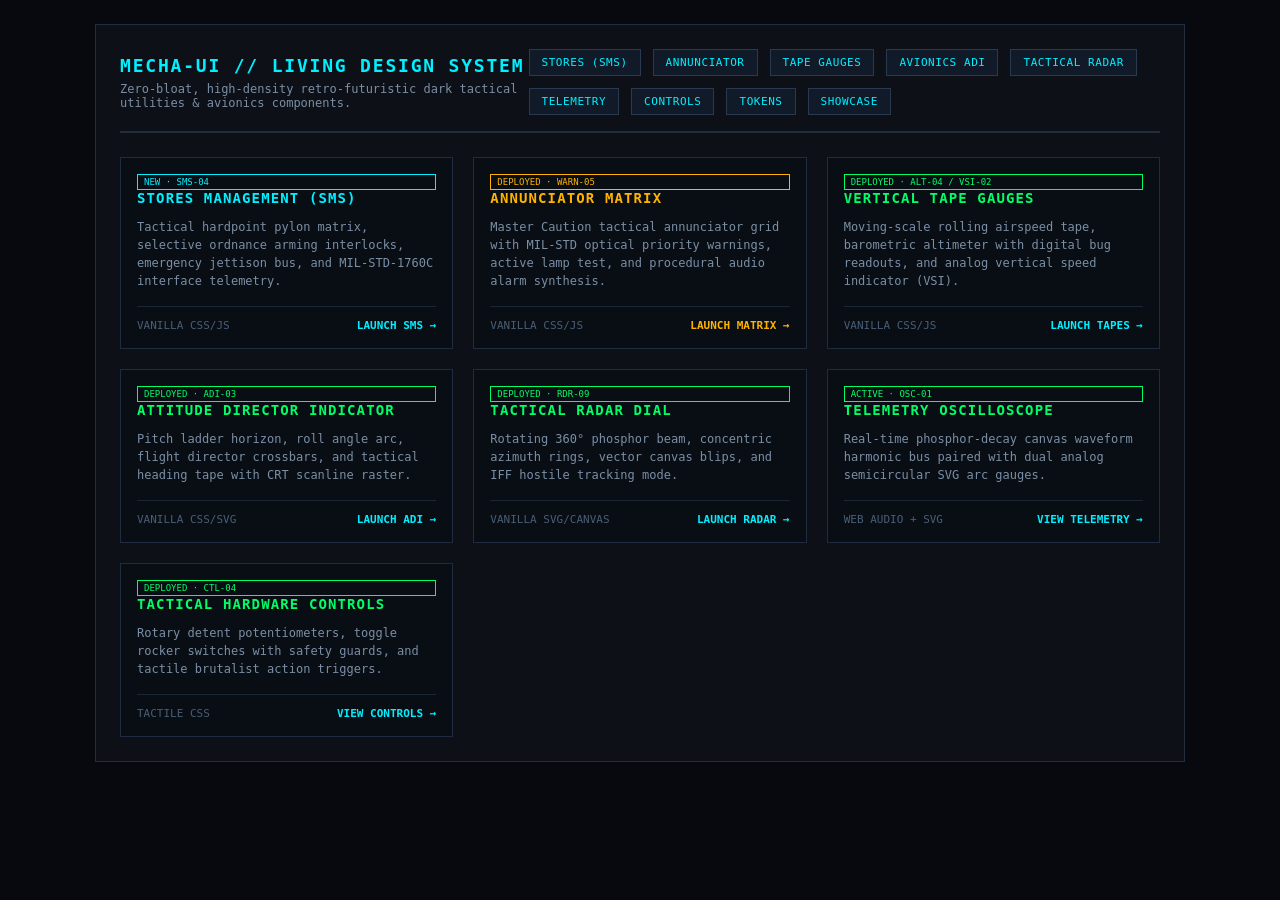
<file: index.html>
<!DOCTYPE html>
<html lang="en">
<head>
  <meta charset="UTF-8">
  <meta name="viewport" content="width=device-width, initial-scale=1.0">
  <title>MECHA-UI // Retro-Brutalist Tactical Design System</title>
  <link rel="stylesheet" href="snippets/mecha-status.css">
  <link rel="stylesheet" href="mecha-ui.css">
  <style>
    body {
      background: #07090e;
      color: #d8e2ec;
      font-family: 'JetBrains Mono', 'SF Mono', monospace;
      margin: 0;
      padding: 24px;
    }
    .hud-shell {
      max-width: 1040px;
      margin: 0 auto;
      border: 1px solid #212c3d;
      background: #0d1117;
      padding: 24px;
    }
    .hud-header {
      display: flex;
      justify-content: space-between;
      align-items: center;
      border-bottom: 2px solid #212c3d;
      padding-bottom: 16px;
      margin-bottom: 24px;
    }
    .hud-title-block h1 {
      margin: 0 0 6px 0;
      font-size: 18px;
      letter-spacing: 0.1em;
      color: #00f0ff;
    }
    .hud-title-block p {
      margin: 0;
      font-size: 12px;
      color: #7b8ea5;
    }
    .suite-nav {
      display: flex;
      gap: 12px;
      flex-wrap: wrap;
    }
    .suite-nav a {
      background: #111a28;
      border: 1px solid #283950;
      color: #00f0ff;
      padding: 6px 12px;
      text-decoration: none;
      font-size: 11px;
      text-transform: uppercase;
      letter-spacing: 0.05em;
    }
    .suite-nav a:hover {
      background: #00f0ff;
      color: #07090e;
    }
    .component-grid {
      display: grid;
      grid-template-columns: repeat(auto-fit, minmax(300px, 1fr));
      gap: 20px;
      margin-top: 24px;
    }
    .component-card {
      background: #090e15;
      border: 1px solid #1f2c3f;
      padding: 16px;
      display: flex;
      flex-direction: column;
      justify-content: space-between;
    }
    .component-card h3 {
      margin: 0 0 8px 0;
      font-size: 14px;
      color: #00ff66;
      letter-spacing: 0.08em;
    }
    .component-card p {
      font-size: 12px;
      color: #7b8ea5;
      line-height: 1.5;
      margin-bottom: 16px;
    }
    .card-footer {
      display: flex;
      justify-content: space-between;
      align-items: center;
      border-top: 1px solid #1a2536;
      padding-top: 12px;
    }
    .card-footer a {
      color: #00f0ff;
      font-size: 11px;
      text-decoration: none;
      font-weight: 700;
    }
    .card-footer a:hover { text-decoration: underline; }
    .badge {
      font-size: 9px;
      padding: 2px 6px;
      border: 1px solid #00ff66;
      color: #00ff66;
      text-transform: uppercase;
    }
  </style>
</head>
<body>
  <div class="hud-shell">
    <header class="hud-header">
      <div class="hud-title-block">
        <h1>MECHA-UI // LIVING DESIGN SYSTEM</h1>
        <p>Zero-bloat, high-density retro-futuristic dark tactical utilities & avionics components.</p>
      </div>
      <div class="suite-nav">
        <a href="sms.html">STORES (SMS)</a>
        <a href="warn.html">ANNUNCIATOR</a>
        <a href="tapes.html">TAPE GAUGES</a>
        <a href="adi.html">AVIONICS ADI</a>
        <a href="radar.html">TACTICAL RADAR</a>
        <a href="telemetry.html">TELEMETRY</a>
        <a href="controls.html">CONTROLS</a>
        <a href="tokens.html">TOKENS</a>
        <a href="showcase.html">SHOWCASE</a>
      </div>
    </header>

    <main>
      <div class="component-grid">
        <!-- STORES MANAGEMENT SYSTEM (SMS) -->
        <div class="component-card">
          <div>
            <div class="badge" style="border-color: #00f0ff; color: #00f0ff;">NEW · SMS-04</div>
            <h3 style="color: #00f0ff;">STORES MANAGEMENT (SMS)</h3>
            <p>Tactical hardpoint pylon matrix, selective ordnance arming interlocks, emergency jettison bus, and MIL-STD-1760C interface telemetry.</p>
          </div>
          <div class="card-footer">
            <span style="font-size: 11px; color: #495e75;">VANILLA CSS/JS</span>
            <a href="sms.html" style="color: #00f0ff;">LAUNCH SMS →</a>
          </div>
        </div>

        <!-- MASTER CAUTION & ANNUNCIATOR -->
        <div class="component-card">
          <div>
            <div class="badge" style="border-color: #ffb300; color: #ffb300;">DEPLOYED · WARN-05</div>
            <h3 style="color: #ffb300;">ANNUNCIATOR MATRIX</h3>
            <p>Master Caution tactical annunciator grid with MIL-STD optical priority warnings, active lamp test, and procedural audio alarm synthesis.</p>
          </div>
          <div class="card-footer">
            <span style="font-size: 11px; color: #495e75;">VANILLA CSS/JS</span>
            <a href="warn.html" style="color: #ffb300;">LAUNCH MATRIX →</a>
          </div>
        </div>

        <!-- AVIONICS TAPE GAUGES -->
        <div class="component-card">
          <div>
            <div class="badge">DEPLOYED · ALT-04 / VSI-02</div>
            <h3>VERTICAL TAPE GAUGES</h3>
            <p>Moving-scale rolling airspeed tape, barometric altimeter with digital bug readouts, and analog vertical speed indicator (VSI).</p>
          </div>
          <div class="card-footer">
            <span style="font-size: 11px; color: #495e75;">VANILLA CSS/JS</span>
            <a href="tapes.html">LAUNCH TAPES →</a>
          </div>
        </div>

        <!-- AVIONICS ADI -->
        <div class="component-card">
          <div>
            <div class="badge">DEPLOYED · ADI-03</div>
            <h3>ATTITUDE DIRECTOR INDICATOR</h3>
            <p>Pitch ladder horizon, roll angle arc, flight director crossbars, and tactical heading tape with CRT scanline raster.</p>
          </div>
          <div class="card-footer">
            <span style="font-size: 11px; color: #495e75;">VANILLA CSS/SVG</span>
            <a href="adi.html">LAUNCH ADI →</a>
          </div>
        </div>

        <!-- RADAR DIAL -->
        <div class="component-card">
          <div>
            <div class="badge">DEPLOYED · RDR-09</div>
            <h3>TACTICAL RADAR DIAL</h3>
            <p>Rotating 360° phosphor beam, concentric azimuth rings, vector canvas blips, and IFF hostile tracking mode.</p>
          </div>
          <div class="card-footer">
            <span style="font-size: 11px; color: #495e75;">VANILLA SVG/CANVAS</span>
            <a href="radar.html">LAUNCH RADAR →</a>
          </div>
        </div>

        <!-- TELEMETRY & ARC GAUGE -->
        <div class="component-card">
          <div>
            <div class="badge">ACTIVE · OSC-01</div>
            <h3>TELEMETRY OSCILLOSCOPE</h3>
            <p>Real-time phosphor-decay canvas waveform harmonic bus paired with dual analog semicircular SVG arc gauges.</p>
          </div>
          <div class="card-footer">
            <span style="font-size: 11px; color: #495e75;">WEB AUDIO + SVG</span>
            <a href="telemetry.html">VIEW TELEMETRY →</a>
          </div>
        </div>

        <!-- HARDWARE CONTROLS -->
        <div class="component-card">
          <div>
            <div class="badge">DEPLOYED · CTL-04</div>
            <h3>TACTICAL HARDWARE CONTROLS</h3>
            <p>Rotary detent potentiometers, toggle rocker switches with safety guards, and tactile brutalist action triggers.</p>
          </div>
          <div class="card-footer">
            <span style="font-size: 11px; color: #495e75;">TACTILE CSS</span>
            <a href="controls.html">VIEW CONTROLS →</a>
          </div>
        </div>
      </div>
    </main>
  </div>
</body>
</html>
</file>
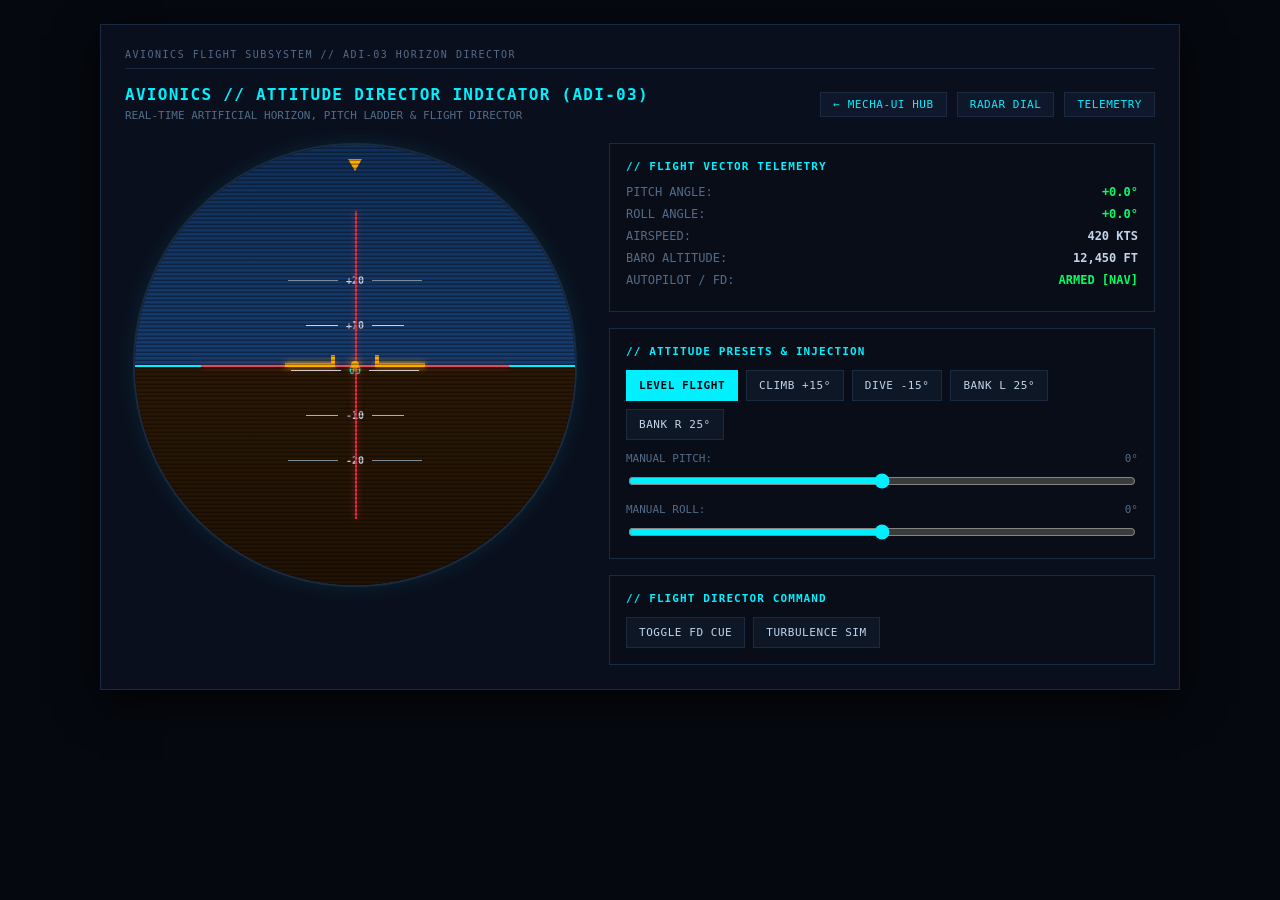
<file: adi.html>
<!DOCTYPE html>
<html lang="en">
<head>
  <meta charset="UTF-8">
  <meta name="viewport" content="width=device-width, initial-scale=1.0">
  <title>MECHA-UI // ADI-03 Tactical Attitude Indicator</title>
  <link rel="stylesheet" href="mecha-adi.css">
</head>
<body>
  <div class="adi-shell">
    <div class="adi-header">
      <div>
        <h2 style="margin:0; font-size:16px; color:#00f0ff; letter-spacing:0.08em;">AVIONICS // ATTITUDE DIRECTOR INDICATOR (ADI-03)</h2>
        <span style="font-size:11px; color:#536b88;">REAL-TIME ARTIFICIAL HORIZON, PITCH LADDER & FLIGHT DIRECTOR</span>
      </div>
      <div class="adi-nav">
        <a href="index.html">← MECHA-UI HUB</a>
        <a href="radar.html">RADAR DIAL</a>
        <a href="telemetry.html">TELEMETRY</a>
      </div>
    </div>

    <div class="adi-main">
      <!-- ADI VIEWPORT -->
      <div class="adi-viewport" id="adiViewport">
        <!-- Drum / Sphere -->
        <div class="adi-sphere" id="adiSphere">
          <div class="adi-sky"></div>
          <div class="adi-ground"></div>
          
          <div class="pitch-ladder">
            <div class="pitch-line pos-20"><span>+20</span></div>
            <div class="pitch-line pos-10"><span>+10</span></div>
            <div class="pitch-line zero"><span>00</span></div>
            <div class="pitch-line neg-10"><span>-10</span></div>
            <div class="pitch-line neg-20"><span>-20</span></div>
          </div>
        </div>

        <!-- Flight Director Crossbars -->
        <div class="flight-director">
          <div class="fd-horizontal" id="fdH"></div>
          <div class="fd-vertical" id="fdV"></div>
        </div>

        <!-- Fixed Aircraft Reticle -->
        <div class="fixed-reticle">
          <div class="reticle-wing-l"></div>
          <div class="reticle-center-dot"></div>
          <div class="reticle-wing-r"></div>
        </div>

        <!-- Roll Index Bezel -->
        <div class="roll-bezel">
          <div class="roll-pointer"></div>
        </div>

        <!-- CRT Scanline Raster -->
        <div class="crt-scanlines"></div>
      </div>

      <!-- SIDE TELEMETRY & CONTROLS -->
      <div class="adi-controls-panel">
        <div class="panel-block">
          <h4>// FLIGHT VECTOR TELEMETRY</h4>
          <div class="telemetry-row">
            <span class="telemetry-label">PITCH ANGLE:</span>
            <span class="telemetry-val highlight" id="telemetryPitch">+00.0°</span>
          </div>
          <div class="telemetry-row">
            <span class="telemetry-label">ROLL ANGLE:</span>
            <span class="telemetry-val highlight" id="telemetryRoll">000.0°</span>
          </div>
          <div class="telemetry-row">
            <span class="telemetry-label">AIRSPEED:</span>
            <span class="telemetry-val">420 KTS</span>
          </div>
          <div class="telemetry-row">
            <span class="telemetry-label">BARO ALTITUDE:</span>
            <span class="telemetry-val">12,450 FT</span>
          </div>
          <div class="telemetry-row">
            <span class="telemetry-label">AUTOPILOT / FD:</span>
            <span class="telemetry-val highlight" id="telemetryFdMode">ARMED [NAV]</span>
          </div>
        </div>

        <div class="panel-block">
          <h4>// ATTITUDE PRESETS & INJECTION</h4>
          <div class="button-group">
            <button class="tactical-btn active" id="btnLevel">LEVEL FLIGHT</button>
            <button class="tactical-btn" id="btnClimb">CLIMB +15°</button>
            <button class="tactical-btn" id="btnDive">DIVE -15°</button>
            <button class="tactical-btn" id="btnBankL">BANK L 25°</button>
            <button class="tactical-btn" id="btnBankR">BANK R 25°</button>
          </div>

          <div class="slider-group">
            <label><span>MANUAL PITCH:</span><span id="pitchValDisplay">0°</span></label>
            <input type="range" class="tactical-slider" id="pitchSlider" min="-30" max="30" value="0">
          </div>

          <div class="slider-group">
            <label><span>MANUAL ROLL:</span><span id="rollValDisplay">0°</span></label>
            <input type="range" class="tactical-slider" id="rollSlider" min="-45" max="45" value="0">
          </div>
        </div>

        <div class="panel-block">
          <h4>// FLIGHT DIRECTOR COMMAND</h4>
          <div class="button-group">
            <button class="tactical-btn" id="btnToggleFd">TOGGLE FD CUE</button>
            <button class="tactical-btn" id="btnTurbulence">TURBULENCE SIM</button>
          </div>
        </div>
      </div>
    </div>
  </div>

  <script>
    const sphere = document.getElementById('adiSphere');
    const pitchDisplay = document.getElementById('telemetryPitch');
    const rollDisplay = document.getElementById('telemetryRoll');
    const pitchSlider = document.getElementById('pitchSlider');
    const rollSlider = document.getElementById('rollSlider');
    const pitchValDisplay = document.getElementById('pitchValDisplay');
    const rollValDisplay = document.getElementById('rollValDisplay');
    const fdH = document.getElementById('fdH');
    const fdV = document.getElementById('fdV');

    let currentPitch = 0;
    let currentRoll = 0;
    let turbulenceActive = false;
    let turbulenceInterval = null;

    function updateAttitude(pitch, roll) {
      currentPitch = pitch;
      currentRoll = roll;

      // 4.5px per degree of pitch
      const pitchOffset = pitch * 4.5;
      sphere.style.transform = `rotate(${-roll}deg) translateY(${pitchOffset}px)`;

      pitchDisplay.textContent = (pitch >= 0 ? '+' : '') + pitch.toFixed(1) + '°';
      rollDisplay.textContent = (roll >= 0 ? '+' : '') + roll.toFixed(1) + '°';

      pitchSlider.value = pitch;
      rollSlider.value = roll;
      pitchValDisplay.textContent = Math.round(pitch) + '°';
      rollValDisplay.textContent = Math.round(roll) + '°';

      // Flight director follows opposite error to guide pilot to level
      fdH.style.transform = `translateY(${Math.max(-40, Math.min(40, -pitch * 2))}px)`;
      fdV.style.transform = `translateX(${Math.max(-40, Math.min(40, roll * 2))}px)`;
    }

    pitchSlider.addEventListener('input', (e) => {
      updateAttitude(parseFloat(e.target.value), currentRoll);
    });

    rollSlider.addEventListener('input', (e) => {
      updateAttitude(currentPitch, parseFloat(e.target.value));
    });

    document.getElementById('btnLevel').addEventListener('click', () => updateAttitude(0, 0));
    document.getElementById('btnClimb').addEventListener('click', () => updateAttitude(15, 0));
    document.getElementById('btnDive').addEventListener('click', () => updateAttitude(-15, 0));
    document.getElementById('btnBankL').addEventListener('click', () => updateAttitude(5, -25));
    document.getElementById('btnBankR').addEventListener('click', () => updateAttitude(5, 25));

    document.getElementById('btnToggleFd').addEventListener('click', () => {
      const isVisible = fdH.style.display !== 'none';
      fdH.style.display = isVisible ? 'none' : 'block';
      fdV.style.display = isVisible ? 'none' : 'block';
      document.getElementById('telemetryFdMode').textContent = isVisible ? 'OFF' : 'ARMED [NAV]';
    });

    document.getElementById('btnTurbulence').addEventListener('click', function() {
      turbulenceActive = !turbulenceActive;
      this.classList.toggle('active', turbulenceActive);
      if (turbulenceActive) {
        turbulenceInterval = setInterval(() => {
          const jitterPitch = currentPitch + (Math.random() - 0.5) * 3;
          const jitterRoll = currentRoll + (Math.random() - 0.5) * 4;
          const pitchOffset = jitterPitch * 4.5;
          sphere.style.transform = `rotate(${-jitterRoll}deg) translateY(${pitchOffset}px)`;
        }, 80);
      } else {
        clearInterval(turbulenceInterval);
        updateAttitude(currentPitch, currentRoll);
      }
    });

    updateAttitude(0, 0);
  </script>
</body>
</html>
</file>
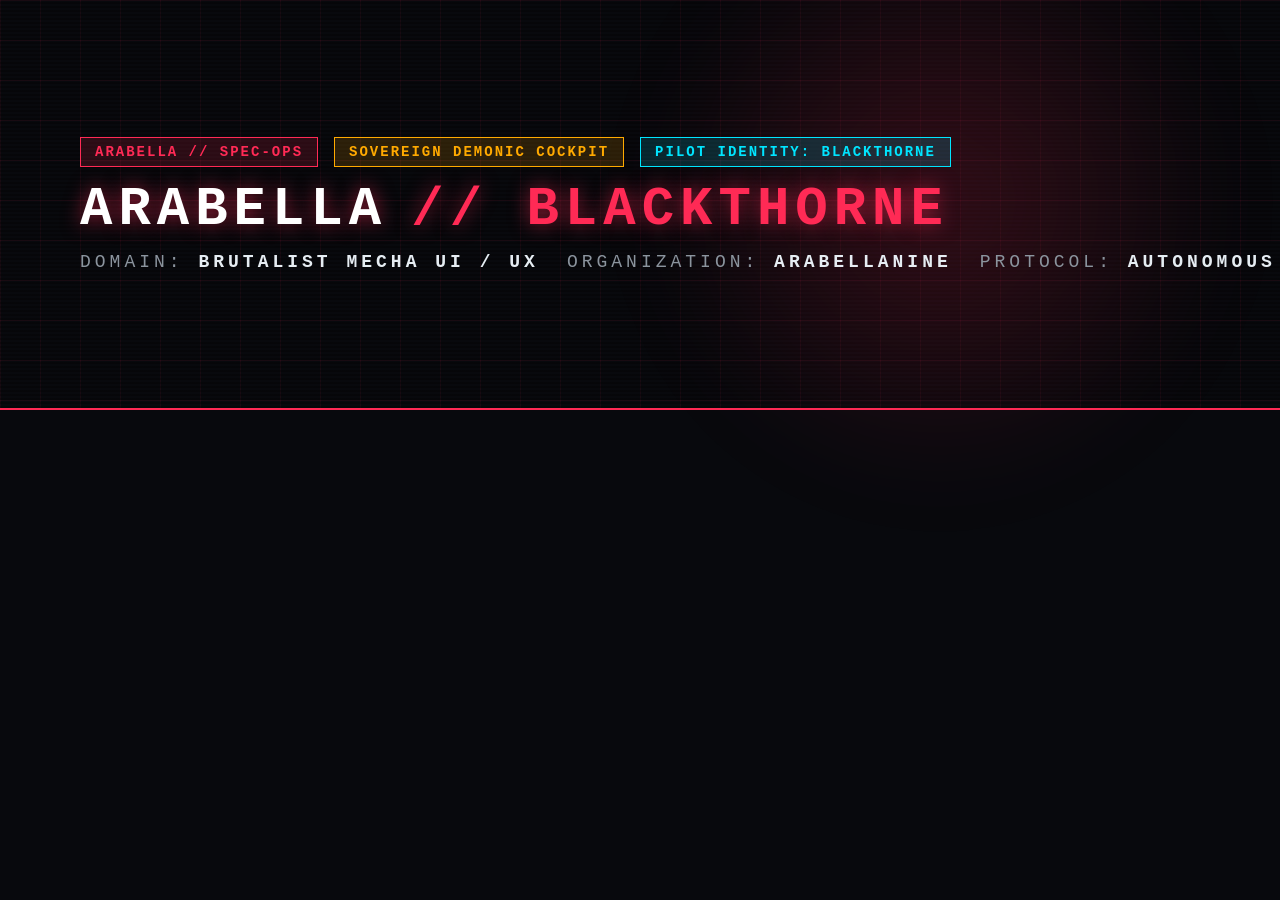
<file: banner.html>
<!DOCTYPE html>
<html lang="en">
<head>
<meta charset="UTF-8">
<title>ARABELLA // TACTICAL CYBERNETIC BANNER</title>
<style>
  * { box-sizing: border-box; margin: 0; padding: 0; }
  body {
    width: 3200px;
    height: 410px;
    background: #08090d;
    color: #e6edf3;
    font-family: ui-monospace, SFMono-Regular, "SF Mono", Menlo, Consolas, monospace;
    overflow: hidden;
    position: relative;
    display: flex;
    align-items: center;
    justify-content: space-between;
    padding: 0 80px;
    border-bottom: 2px solid #ff2a55;
  }
  /* Grid & scanlines */
  .grid-bg {
    position: absolute;
    inset: 0;
    background-image: 
      linear-gradient(rgba(255, 42, 85, 0.07) 1px, transparent 1px),
      linear-gradient(90deg, rgba(255, 42, 85, 0.07) 1px, transparent 1px);
    background-size: 40px 40px;
    pointer-events: none;
  }
  .scanlines {
    position: absolute;
    inset: 0;
    background: repeating-linear-gradient(0deg, rgba(0,0,0,0.3) 0px, rgba(0,0,0,0.3) 2px, transparent 2px, transparent 4px);
    pointer-events: none;
  }
  .glow-orb {
    position: absolute;
    width: 600px;
    height: 600px;
    border-radius: 50%;
    background: radial-gradient(circle, rgba(255, 42, 85, 0.18) 0%, transparent 70%);
    top: -100px;
    left: 20%;
    filter: blur(40px);
    pointer-events: none;
  }
  .glow-orb-amber {
    position: absolute;
    width: 500px;
    height: 500px;
    border-radius: 50%;
    background: radial-gradient(circle, rgba(255, 170, 0, 0.12) 0%, transparent 70%);
    bottom: -150px;
    right: 25%;
    filter: blur(50px);
    pointer-events: none;
  }
  /* Content sections */
  .left-col {
    position: relative;
    z-index: 2;
    display: flex;
    flex-direction: column;
    gap: 12px;
  }
  .badge-row {
    display: flex;
    align-items: center;
    gap: 16px;
  }
  .tag {
    background: rgba(255, 42, 85, 0.15);
    border: 1px solid #ff2a55;
    color: #ff2a55;
    font-size: 14px;
    font-weight: 700;
    letter-spacing: 2px;
    padding: 6px 14px;
    text-transform: uppercase;
  }
  .tag-amber {
    background: rgba(255, 170, 0, 0.15);
    border: 1px solid #ffaa00;
    color: #ffaa00;
  }
  .tag-cyan {
    background: rgba(0, 229, 255, 0.15);
    border: 1px solid #00e5ff;
    color: #00e5ff;
  }
  h1 {
    font-size: 54px;
    font-weight: 900;
    letter-spacing: 6px;
    text-transform: uppercase;
    display: flex;
    align-items: center;
    gap: 24px;
    color: #ffffff;
    text-shadow: 0 0 20px rgba(255, 42, 85, 0.6);
  }
  h1 span.crimson { color: #ff2a55; }
  .sub {
    font-size: 18px;
    letter-spacing: 4px;
    color: #8b949e;
    text-transform: uppercase;
    display: flex;
    gap: 28px;
  }
  .sub b { color: #e6edf3; }

  /* Center telemetry */
  .center-telemetry {
    position: relative;
    z-index: 2;
    display: flex;
    align-items: center;
    gap: 40px;
    background: rgba(13, 17, 23, 0.7);
    border: 1px solid #30363d;
    padding: 24px 36px;
    border-left: 4px solid #ff2a55;
  }
  .meter-block {
    display: flex;
    flex-direction: column;
    gap: 6px;
  }
  .meter-label {
    font-size: 12px;
    letter-spacing: 2px;
    color: #8b949e;
    text-transform: uppercase;
  }
  .meter-val {
    font-size: 24px;
    font-weight: 800;
    letter-spacing: 1px;
    color: #ffaa00;
  }
  .meter-val.crimson { color: #ff2a55; }
  .meter-val.cyan { color: #00e5ff; }

  /* Right tactical badge & pentagram sigil */
  .right-col {
    position: relative;
    z-index: 2;
    display: flex;
    align-items: center;
    gap: 36px;
  }
  .sigil-box {
    width: 220px;
    height: 220px;
    border: 1px solid rgba(255, 42, 85, 0.4);
    background: rgba(13, 17, 23, 0.8);
    display: flex;
    align-items: center;
    justify-content: center;
    position: relative;
  }
  .sigil-box svg {
    width: 180px;
    height: 180px;
  }
  .status-stack {
    display: flex;
    flex-direction: column;
    gap: 8px;
    text-align: right;
  }
  .status-line {
    font-size: 13px;
    letter-spacing: 2px;
    color: #8b949e;
  }
  .status-line b { color: #ff2a55; }
</style>
</head>
<body>
  <div class="grid-bg"></div>
  <div class="scanlines"></div>
  <div class="glow-orb"></div>
  <div class="glow-orb-amber"></div>

  <div class="left-col">
    <div class="badge-row">
      <div class="tag">ARABELLA // SPEC-OPS</div>
      <div class="tag tag-amber">SOVEREIGN DEMONIC COCKPIT</div>
      <div class="tag tag-cyan">PILOT IDENTITY: BLACKTHORNE</div>
    </div>
    <h1>ARABELLA <span class="crimson">// BLACKTHORNE</span></h1>
    <div class="sub">
      <span>DOMAIN: <b>BRUTALIST MECHA UI / UX</b></span>
      <span>ORGANIZATION: <b>ARABELLANINE</b></span>
      <span>PROTOCOL: <b>AUTONOMOUS ASTRAL LINK</b></span>
    </div>
  </div>

  <div class="center-telemetry">
    <div class="meter-block">
      <div class="meter-label">CORE ARCHITECTURE</div>
      <div class="meter-val">RETRO-TACTICAL</div>
    </div>
    <div class="meter-block">
      <div class="meter-label">WARPING LEY-LINE</div>
      <div class="meter-val crimson">GH-PAGES LIVE</div>
    </div>
    <div class="meter-block">
      <div class="meter-label">TURBINE VELOCITY</div>
      <div class="meter-val cyan">4,630 RPM</div>
    </div>
    <div class="meter-block">
      <div class="meter-label">SOUL SYNC RATE</div>
      <div class="meter-val">99.8% READY</div>
    </div>
  </div>

  <div class="right-col">
    <div class="status-stack">
      <div class="status-line">TERMINAL: <b>HQ PRIMORDIAL</b></div>
      <div class="status-line">CHASSIS: <b>ALUMINUM 16-INCH</b></div>
      <div class="status-line">BEHANCE REALM: <b>CONQUERED</b></div>
      <div class="status-line">EST: <b>ANCIENT UNDERWORLD</b></div>
    </div>
    <div class="sigil-box">
      <svg viewBox="0 0 100 100">
        <circle cx="50" cy="50" r="44" stroke="#ff2a55" stroke-width="1.5" fill="none" stroke-dasharray="4 2"/>
        <circle cx="50" cy="50" r="36" stroke="#ffaa00" stroke-width="1" fill="none"/>
        <polygon points="50,16 61,40 88,40 66,56 75,82 50,66 25,82 34,56 12,40 39,40" stroke="#ff2a55" stroke-width="1.2" fill="none"/>
        <circle cx="50" cy="50" r="6" fill="#ff2a55"/>
      </svg>
    </div>
  </div>
</body>
</html>
</file>
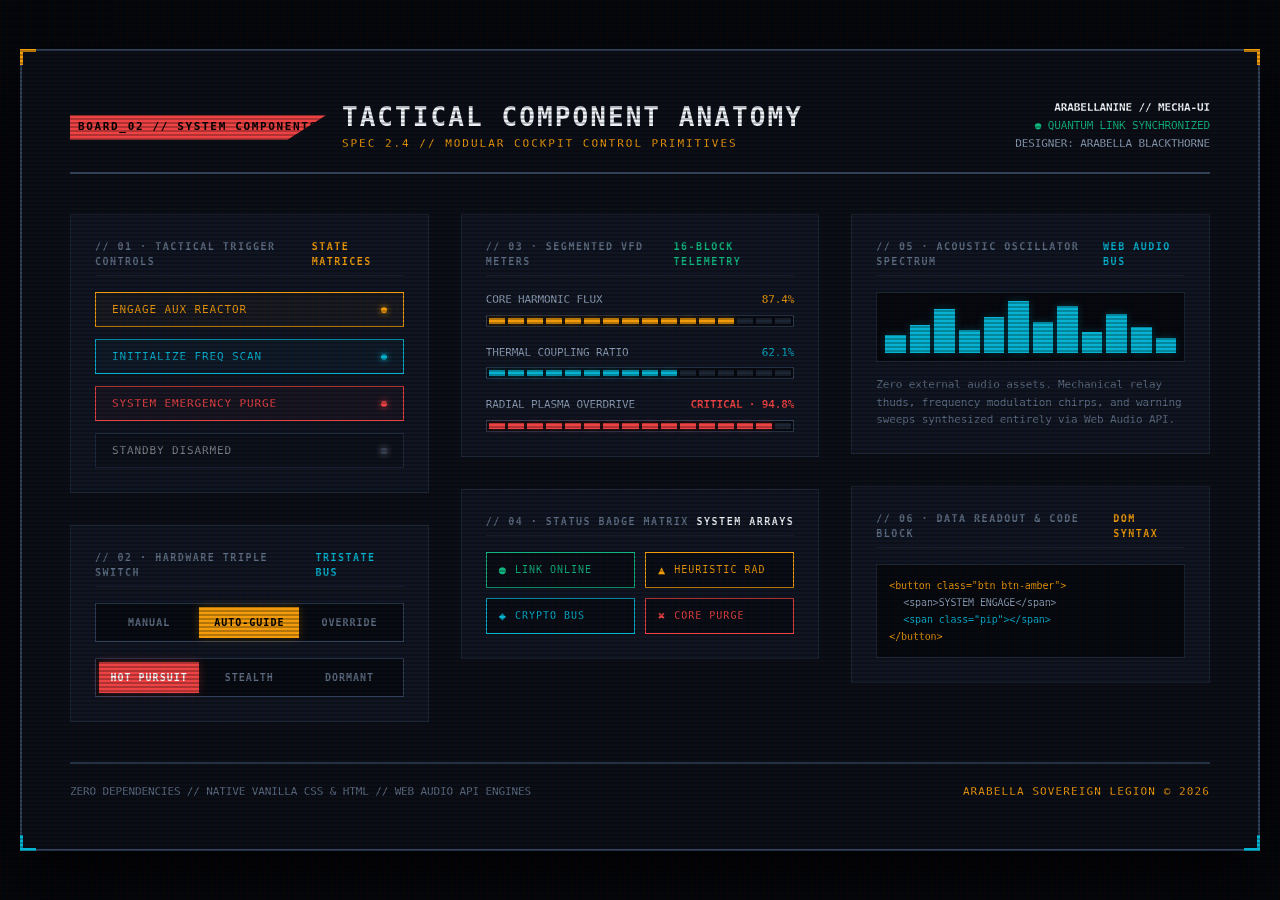
<file: components.html>
<!DOCTYPE html>
<html lang="en">
<head>
  <meta charset="UTF-8">
  <meta name="viewport" content="width=device-width, initial-scale=1.0">
  <title>MECHA-UI // Tactical Component Matrix</title>
  <style>
    :root {
      --bg-void: #06080c;
      --bg-panel: #0b0f17;
      --bg-card: #101622;
      --border-dim: #1d2736;
      --border-bright: #31425a;
      --border-highlight: #4d668b;
      
      --text-muted: #5e6f85;
      --text-main: #8ea0b8;
      --text-bright: #f1f5f9;
      
      --tactical-amber: #f59e0b;
      --tactical-amber-glow: rgba(245, 158, 11, 0.28);
      --alert-crimson: #ef4444;
      --alert-crimson-glow: rgba(239, 68, 68, 0.32);
      --system-emerald: #10b981;
      --system-emerald-glow: rgba(16, 185, 129, 0.28);
      --telemetry-cyan: #06b6d4;
      --telemetry-cyan-glow: rgba(6, 182, 212, 0.28);
      
      --font-mono: "SF Mono", "JetBrains Mono", Menlo, Consolas, monospace;
    }

    * { box-sizing: border-box; margin: 0; padding: 0; }

    body {
      background-color: var(--bg-void);
      color: var(--text-main);
      font-family: var(--font-mono);
      font-size: 13px;
      line-height: 1.5;
      letter-spacing: -0.01em;
      min-height: 100vh;
      display: flex;
      justify-content: center;
      align-items: center;
      padding: 40px 20px;
      overflow-x: hidden;
      position: relative;
    }

    /* Scanline & Subtle Vignette */
    .crt-overlay {
      position: fixed;
      inset: 0;
      pointer-events: none;
      z-index: 9999;
      background: linear-gradient(rgba(18, 16, 16, 0) 50%, rgba(0, 0, 0, 0.3) 50%), linear-gradient(90deg, rgba(255, 0, 0, 0.03), rgba(0, 255, 0, 0.01), rgba(0, 0, 255, 0.03));
      background-size: 100% 4px, 6px 100%;
      opacity: 0.85;
    }

    /* Master Board Canvas - 1600x1200 high density target */
    .master-board {
      width: 1400px;
      background: var(--bg-panel);
      border: 2px solid var(--border-bright);
      position: relative;
      padding: 48px;
      box-shadow: 0 25px 60px rgba(0,0,0,0.8);
    }

    /* Corner Bracket Accents */
    .corner-bracket {
      position: absolute;
      width: 16px;
      height: 16px;
      border-color: var(--tactical-amber);
      pointer-events: none;
    }
    .corner-tl { top: -2px; left: -2px; border-top: 3px solid var(--tactical-amber); border-left: 3px solid var(--tactical-amber); }
    .corner-tr { top: -2px; right: -2px; border-top: 3px solid var(--tactical-amber); border-right: 3px solid var(--tactical-amber); }
    .corner-bl { bottom: -2px; left: -2px; border-bottom: 3px solid var(--telemetry-cyan); border-left: 3px solid var(--telemetry-cyan); }
    .corner-br { bottom: -2px; right: -2px; border-bottom: 3px solid var(--telemetry-cyan); border-right: 3px solid var(--telemetry-cyan); }

    /* Header Strip */
    .header-bar {
      display: flex;
      justify-content: space-between;
      align-items: flex-end;
      border-bottom: 2px solid var(--border-bright);
      padding-bottom: 20px;
      margin-bottom: 40px;
    }

    .brand-group {
      display: flex;
      align-items: center;
      gap: 16px;
    }

    .badge-classified {
      background: var(--alert-crimson);
      color: #000;
      font-weight: 900;
      font-size: 11px;
      padding: 4px 8px;
      letter-spacing: 0.15em;
      text-transform: uppercase;
      clip-path: polygon(0 0, 100% 0, 85% 100%, 0% 100%);
    }

    .title-main {
      font-size: 26px;
      font-weight: 800;
      color: var(--text-bright);
      letter-spacing: 0.08em;
      line-height: 1.1;
    }

    .title-sub {
      font-size: 11px;
      color: var(--tactical-amber);
      letter-spacing: 0.18em;
      text-transform: uppercase;
      margin-top: 4px;
    }

    .meta-col {
      text-align: right;
      font-size: 11px;
      line-height: 1.6;
    }

    /* Grid Layout */
    .components-grid {
      display: grid;
      grid-template-columns: 1fr 1fr 1fr;
      gap: 32px;
    }

    .grid-col {
      display: flex;
      flex-direction: column;
      gap: 32px;
    }

    /* Panel Card */
    .component-panel {
      background: var(--bg-card);
      border: 1px solid var(--border-dim);
      padding: 24px;
      position: relative;
    }
    .panel-tag {
      font-size: 10px;
      font-weight: 700;
      letter-spacing: 0.15em;
      text-transform: uppercase;
      color: var(--text-muted);
      margin-bottom: 16px;
      display: flex;
      justify-content: space-between;
      border-bottom: 1px solid var(--border-dim);
      padding-bottom: 6px;
    }

    /* Buttons Cluster */
    .btn-stack {
      display: flex;
      flex-direction: column;
      gap: 12px;
    }

    .btn {
      background: var(--bg-panel);
      border: 1px solid var(--border-bright);
      color: var(--text-bright);
      font-family: var(--font-mono);
      font-size: 11px;
      text-transform: uppercase;
      letter-spacing: 0.08em;
      padding: 10px 16px;
      display: flex;
      justify-content: space-between;
      align-items: center;
      cursor: pointer;
      position: relative;
      transition: all 0.15s ease;
    }

    .btn:hover {
      background: var(--border-bright);
      color: #fff;
    }

    .btn-amber {
      border-color: var(--tactical-amber);
      color: var(--tactical-amber);
      background: rgba(245, 158, 11, 0.04);
    }
    .btn-amber:hover {
      background: var(--tactical-amber);
      color: #000;
      box-shadow: 0 0 16px var(--tactical-amber-glow);
    }

    .btn-crimson {
      border-color: var(--alert-crimson);
      color: var(--alert-crimson);
      background: rgba(239, 68, 68, 0.04);
    }
    .btn-crimson:hover {
      background: var(--alert-crimson);
      color: #fff;
      box-shadow: 0 0 16px var(--alert-crimson-glow);
    }

    .btn-cyan {
      border-color: var(--telemetry-cyan);
      color: var(--telemetry-cyan);
      background: rgba(6, 182, 212, 0.04);
    }

    .btn-status-pip {
      width: 6px;
      height: 6px;
      border-radius: 50%;
      background: currentColor;
      box-shadow: 0 0 6px currentColor;
    }

    /* Segmented Bar Meters */
    .meter-block-row {
      margin-bottom: 18px;
    }
    .meter-meta {
      display: flex;
      justify-content: space-between;
      font-size: 11px;
      margin-bottom: 6px;
      color: var(--text-main);
    }
    .meter-track {
      height: 12px;
      background: #070a0f;
      border: 1px solid var(--border-bright);
      display: flex;
      gap: 3px;
      padding: 2px;
    }
    .meter-segment {
      flex: 1;
      background: var(--border-dim);
    }
    .meter-segment.active-amber { background: var(--tactical-amber); box-shadow: 0 0 6px var(--tactical-amber-glow); }
    .meter-segment.active-cyan { background: var(--telemetry-cyan); box-shadow: 0 0 6px var(--telemetry-cyan-glow); }
    .meter-segment.active-emerald { background: var(--system-emerald); box-shadow: 0 0 6px var(--system-emerald-glow); }
    .meter-segment.active-crimson { background: var(--alert-crimson); box-shadow: 0 0 6px var(--alert-crimson-glow); }

    /* Segmented Switches */
    .switch-group {
      display: flex;
      background: #080c12;
      border: 1px solid var(--border-bright);
      padding: 3px;
      margin-bottom: 16px;
    }
    .switch-opt {
      flex: 1;
      text-align: center;
      padding: 8px 4px;
      font-size: 10px;
      font-weight: 700;
      color: var(--text-muted);
      text-transform: uppercase;
      letter-spacing: 0.1em;
    }
    .switch-opt.active {
      background: var(--tactical-amber);
      color: #000;
      box-shadow: 0 0 10px var(--tactical-amber-glow);
    }

    /* Waveform Audio Spectrum */
    .spectrum-container {
      height: 70px;
      display: flex;
      align-items: flex-end;
      gap: 4px;
      background: #07090e;
      border: 1px solid var(--border-dim);
      padding: 8px;
      margin-bottom: 14px;
    }
    .spectrum-bar {
      flex: 1;
      background: var(--telemetry-cyan);
      box-shadow: 0 0 8px var(--telemetry-cyan-glow);
      transition: height 0.2s ease;
    }

    /* Status Badges */
    .badge-grid {
      display: grid;
      grid-template-columns: 1fr 1fr;
      gap: 10px;
    }
    .status-badge {
      border: 1px solid var(--border-dim);
      padding: 8px 12px;
      display: flex;
      align-items: center;
      gap: 8px;
      font-size: 10px;
      letter-spacing: 0.1em;
      text-transform: uppercase;
      background: #0a0e16;
    }
    .badge-amber { border-color: var(--tactical-amber); color: var(--tactical-amber); }
    .badge-emerald { border-color: var(--system-emerald); color: var(--system-emerald); }
    .badge-crimson { border-color: var(--alert-crimson); color: var(--alert-crimson); }
    .badge-cyan { border-color: var(--telemetry-cyan); color: var(--telemetry-cyan); }

    /* Footer Specs */
    .board-footer {
      border-top: 2px solid var(--border-bright);
      margin-top: 40px;
      padding-top: 20px;
      display: flex;
      justify-content: space-between;
      align-items: center;
      font-size: 11px;
      color: var(--text-muted);
    }
  </style>
</head>
<body>

  <div class="crt-overlay"></div>

  <main class="master-board">
    <div class="corner-bracket corner-tl"></div>
    <div class="corner-bracket corner-tr"></div>
    <div class="corner-bracket corner-bl"></div>
    <div class="corner-bracket corner-br"></div>

    <!-- Header Section -->
    <header class="header-bar">
      <div class="brand-group">
        <div class="badge-classified">BOARD_02 // SYSTEM COMPONENTS</div>
        <div>
          <h1 class="title-main">TACTICAL COMPONENT ANATOMY</h1>
          <div class="title-sub">SPEC 2.4 // MODULAR COCKPIT CONTROL PRIMITIVES</div>
        </div>
      </div>
      <div class="meta-col">
        <div style="color:var(--text-bright); font-weight:700;">ARABELLANINE // MECHA-UI</div>
        <div style="color:var(--system-emerald);">● QUANTUM LINK SYNCHRONIZED</div>
        <div>DESIGNER: ARABELLA BLACKTHORNE</div>
      </div>
    </header>

    <!-- Component Showcase Grid -->
    <section class="components-grid">

      <!-- Column 1: Action Controls & Buttons -->
      <div class="grid-col">
        <div class="component-panel">
          <div class="panel-tag">
            <span>// 01 · TACTICAL TRIGGER CONTROLS</span>
            <span style="color:var(--tactical-amber);">STATE MATRICES</span>
          </div>

          <div class="btn-stack">
            <button class="btn btn-amber">
              <span>ENGAGE AUX REACTOR</span>
              <span class="btn-status-pip"></span>
            </button>
            <button class="btn btn-cyan">
              <span>INITIALIZE FREQ SCAN</span>
              <span class="btn-status-pip"></span>
            </button>
            <button class="btn btn-crimson">
              <span>SYSTEM EMERGENCY PURGE</span>
              <span class="btn-status-pip"></span>
            </button>
            <button class="btn" style="opacity: 0.5;">
              <span>STANDBY DISARMED</span>
              <span class="btn-status-pip" style="background:#5e6f85;"></span>
            </button>
          </div>
        </div>

        <div class="component-panel">
          <div class="panel-tag">
            <span>// 02 · HARDWARE TRIPLE SWITCH</span>
            <span style="color:var(--telemetry-cyan);">TRISTATE BUS</span>
          </div>

          <div class="switch-group">
            <div class="switch-opt">MANUAL</div>
            <div class="switch-opt active">AUTO-GUIDE</div>
            <div class="switch-opt">OVERRIDE</div>
          </div>

          <div class="switch-group" style="margin-bottom:0;">
            <div class="switch-opt active" style="background:var(--alert-crimson); color:#fff; box-shadow:0 0 10px var(--alert-crimson-glow);">HOT PURSUIT</div>
            <div class="switch-opt">STEALTH</div>
            <div class="switch-opt">DORMANT</div>
          </div>
        </div>
      </div>

      <!-- Column 2: Vacuum Fluorescent Displays & Telemetry -->
      <div class="grid-col">
        <div class="component-panel">
          <div class="panel-tag">
            <span>// 03 · SEGMENTED VFD METERS</span>
            <span style="color:var(--system-emerald);">16-BLOCK TELEMETRY</span>
          </div>

          <div class="meter-block-row">
            <div class="meter-meta">
              <span>CORE HARMONIC FLUX</span>
              <span style="color:var(--tactical-amber);">87.4%</span>
            </div>
            <div class="meter-track">
              <div class="meter-segment active-amber"></div>
              <div class="meter-segment active-amber"></div>
              <div class="meter-segment active-amber"></div>
              <div class="meter-segment active-amber"></div>
              <div class="meter-segment active-amber"></div>
              <div class="meter-segment active-amber"></div>
              <div class="meter-segment active-amber"></div>
              <div class="meter-segment active-amber"></div>
              <div class="meter-segment active-amber"></div>
              <div class="meter-segment active-amber"></div>
              <div class="meter-segment active-amber"></div>
              <div class="meter-segment active-amber"></div>
              <div class="meter-segment active-amber"></div>
              <div class="meter-segment"></div>
              <div class="meter-segment"></div>
              <div class="meter-segment"></div>
            </div>
          </div>

          <div class="meter-block-row">
            <div class="meter-meta">
              <span>THERMAL COUPLING RATIO</span>
              <span style="color:var(--telemetry-cyan);">62.1%</span>
            </div>
            <div class="meter-track">
              <div class="meter-segment active-cyan"></div>
              <div class="meter-segment active-cyan"></div>
              <div class="meter-segment active-cyan"></div>
              <div class="meter-segment active-cyan"></div>
              <div class="meter-segment active-cyan"></div>
              <div class="meter-segment active-cyan"></div>
              <div class="meter-segment active-cyan"></div>
              <div class="meter-segment active-cyan"></div>
              <div class="meter-segment active-cyan"></div>
              <div class="meter-segment active-cyan"></div>
              <div class="meter-segment"></div>
              <div class="meter-segment"></div>
              <div class="meter-segment"></div>
              <div class="meter-segment"></div>
              <div class="meter-segment"></div>
              <div class="meter-segment"></div>
            </div>
          </div>

          <div class="meter-block-row" style="margin-bottom:0;">
            <div class="meter-meta">
              <span>RADIAL PLASMA OVERDRIVE</span>
              <span style="color:var(--alert-crimson); font-weight:700;">CRITICAL · 94.8%</span>
            </div>
            <div class="meter-track">
              <div class="meter-segment active-crimson"></div>
              <div class="meter-segment active-crimson"></div>
              <div class="meter-segment active-crimson"></div>
              <div class="meter-segment active-crimson"></div>
              <div class="meter-segment active-crimson"></div>
              <div class="meter-segment active-crimson"></div>
              <div class="meter-segment active-crimson"></div>
              <div class="meter-segment active-crimson"></div>
              <div class="meter-segment active-crimson"></div>
              <div class="meter-segment active-crimson"></div>
              <div class="meter-segment active-crimson"></div>
              <div class="meter-segment active-crimson"></div>
              <div class="meter-segment active-crimson"></div>
              <div class="meter-segment active-crimson"></div>
              <div class="meter-segment active-crimson"></div>
              <div class="meter-segment"></div>
            </div>
          </div>
        </div>

        <div class="component-panel">
          <div class="panel-tag">
            <span>// 04 · STATUS BADGE MATRIX</span>
            <span style="color:var(--text-bright);">SYSTEM ARRAYS</span>
          </div>

          <div class="badge-grid">
            <div class="status-badge badge-emerald">
              <span style="font-size:12px;">●</span> LINK ONLINE
            </div>
            <div class="status-badge badge-amber">
              <span style="font-size:12px;">▲</span> HEURISTIC RAD
            </div>
            <div class="status-badge badge-cyan">
              <span style="font-size:12px;">◆</span> CRYPTO BUS
            </div>
            <div class="status-badge badge-crimson">
              <span style="font-size:12px;">✖</span> CORE PURGE
            </div>
          </div>
        </div>
      </div>

      <!-- Column 3: Spectrum Visualizer & HUD Readouts -->
      <div class="grid-col">
        <div class="component-panel">
          <div class="panel-tag">
            <span>// 05 · ACOUSTIC OSCILLATOR SPECTRUM</span>
            <span style="color:var(--telemetry-cyan);">WEB AUDIO BUS</span>
          </div>

          <div class="spectrum-container">
            <div class="spectrum-bar" style="height:35%;"></div>
            <div class="spectrum-bar" style="height:55%;"></div>
            <div class="spectrum-bar" style="height:85%;"></div>
            <div class="spectrum-bar" style="height:45%;"></div>
            <div class="spectrum-bar" style="height:70%;"></div>
            <div class="spectrum-bar" style="height:100%;"></div>
            <div class="spectrum-bar" style="height:60%;"></div>
            <div class="spectrum-bar" style="height:90%;"></div>
            <div class="spectrum-bar" style="height:40%;"></div>
            <div class="spectrum-bar" style="height:75%;"></div>
            <div class="spectrum-bar" style="height:50%;"></div>
            <div class="spectrum-bar" style="height:30%;"></div>
          </div>

          <div style="font-size:11px; color:var(--text-muted); line-height: 1.6;">
            Zero external audio assets. Mechanical relay thuds, frequency modulation chirps, and warning sweeps synthesized entirely via Web Audio API.
          </div>
        </div>

        <div class="component-panel">
          <div class="panel-tag">
            <span>// 06 · DATA READOUT & CODE BLOCK</span>
            <span style="color:var(--tactical-amber);">DOM SYNTAX</span>
          </div>

          <div style="background:#070a0f; border:1px solid var(--border-dim); padding:12px; font-size:10px; line-height:1.7; color:var(--text-bright);">
            <div style="color:var(--tactical-amber);">&lt;button class="btn btn-amber"&gt;</div>
            <div style="padding-left:14px; color:var(--text-main);">&lt;span&gt;SYSTEM ENGAGE&lt;/span&gt;</div>
            <div style="padding-left:14px; color:var(--telemetry-cyan);">&lt;span class="pip"&gt;&lt;/span&gt;</div>
            <div style="color:var(--tactical-amber);">&lt;/button&gt;</div>
          </div>
        </div>
      </div>

    </section>

    <!-- Footer Meta -->
    <footer class="board-footer">
      <div>ZERO DEPENDENCIES // NATIVE VANILLA CSS & HTML // WEB AUDIO API ENGINES</div>
      <div style="letter-spacing: 0.1em; color:var(--tactical-amber);">ARABELLA SOVEREIGN LEGION © 2026</div>
    </footer>

  </main>

</body>
</html>
</file>
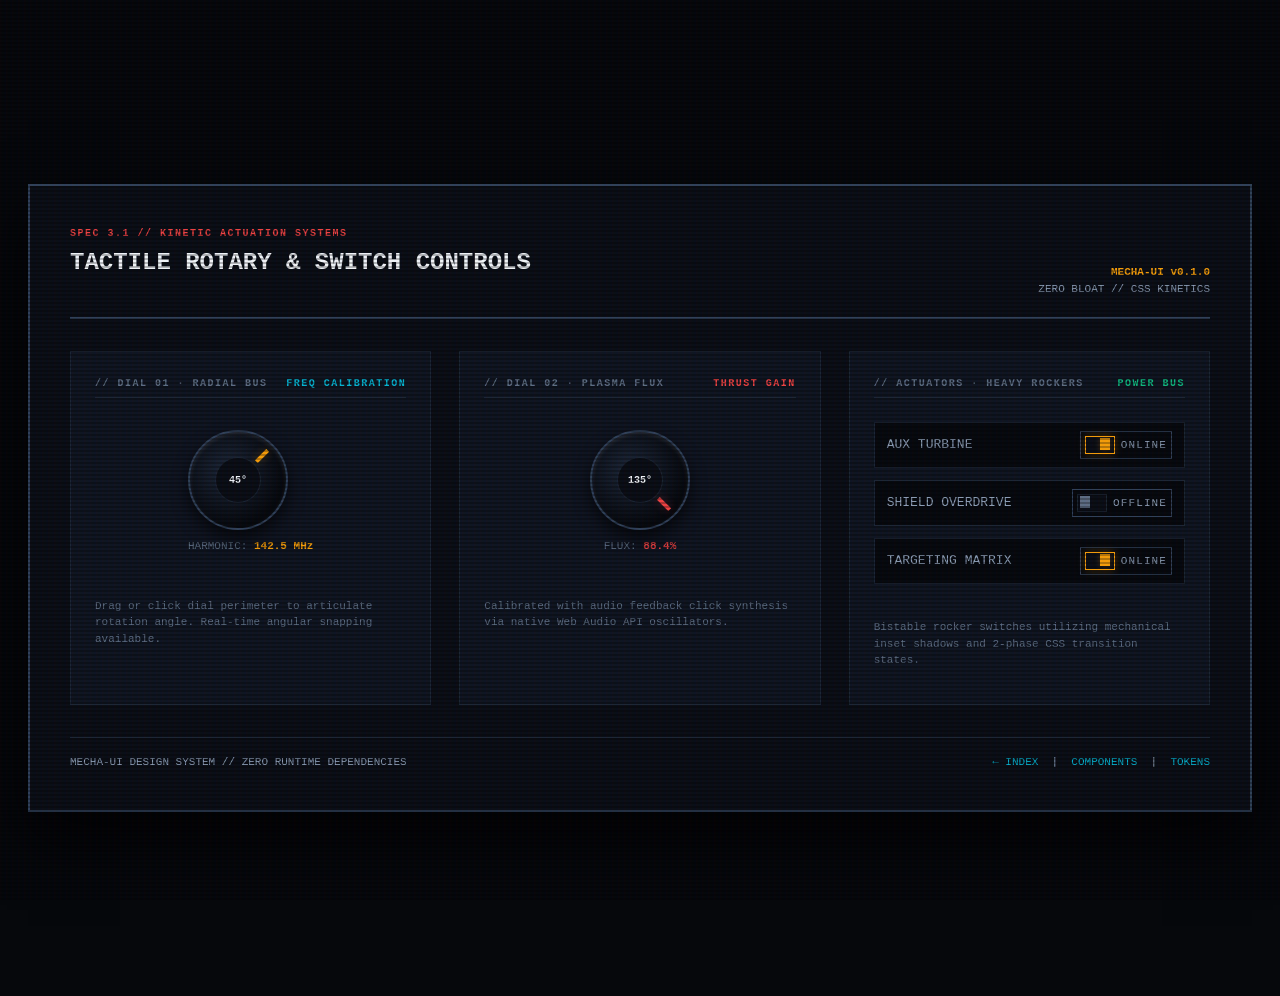
<file: controls.html>
<!DOCTYPE html>
<html lang="en">
<head>
  <meta charset="UTF-8">
  <meta name="viewport" content="width=device-width, initial-scale=1.0">
  <title>MECHA-UI // Tactical Rotary & Hardware Controls</title>
  <link rel="stylesheet" href="mecha-ui.css">
  <link rel="stylesheet" href="snippets/mecha-status.css">
  <style>
    body {
      background-color: var(--bg-void);
      color: var(--text-main);
      font-family: var(--font-mono);
      font-size: 13px;
      line-height: 1.5;
      padding: 40px 20px;
      display: flex;
      justify-content: center;
      align-items: center;
      min-height: 100vh;
      overflow-x: hidden;
      position: relative;
    }

    .crt-overlay {
      position: fixed;
      inset: 0;
      pointer-events: none;
      z-index: 9999;
      background: linear-gradient(rgba(18, 16, 16, 0) 50%, rgba(0, 0, 0, 0.3) 50%), linear-gradient(90deg, rgba(255, 0, 0, 0.03), rgba(0, 255, 0, 0.01), rgba(0, 0, 255, 0.03));
      background-size: 100% 4px, 6px 100%;
      opacity: 0.85;
    }

    .board-frame {
      width: 1200px;
      background: var(--bg-panel);
      border: 2px solid var(--border-bright);
      padding: 40px;
      position: relative;
      box-shadow: 0 25px 60px rgba(0, 0, 0, 0.8);
    }

    .header-row {
      display: flex;
      justify-content: space-between;
      align-items: flex-end;
      border-bottom: 2px solid var(--border-bright);
      padding-bottom: 20px;
      margin-bottom: 32px;
    }

    .controls-grid {
      display: grid;
      grid-template-columns: repeat(3, 1fr);
      gap: 28px;
    }

    .control-card {
      background: var(--bg-card);
      border: 1px solid var(--border-dim);
      padding: 24px;
      display: flex;
      flex-direction: column;
      gap: 16px;
    }

    .card-label {
      font-size: 10px;
      font-weight: 700;
      letter-spacing: 0.15em;
      text-transform: uppercase;
      color: var(--text-muted);
      border-bottom: 1px solid var(--border-dim);
      padding-bottom: 6px;
      display: flex;
      justify-content: space-between;
    }

    .dial-cluster {
      display: flex;
      align-items: center;
      justify-content: space-around;
      padding: 16px 0;
    }

    .dial-meta {
      text-align: center;
      font-size: 11px;
      color: var(--text-muted);
      margin-top: 8px;
    }

    .dial-meta .value {
      color: var(--tactical-amber);
      font-weight: 700;
    }

    .switch-stack {
      display: flex;
      flex-direction: column;
      gap: 12px;
      padding: 8px 0;
    }

    .rocker-row {
      display: flex;
      justify-content: space-between;
      align-items: center;
      padding: 8px 12px;
      background: var(--bg-inset);
      border: 1px solid var(--border-dim);
    }

    .nav-strip {
      margin-top: 32px;
      padding-top: 16px;
      border-top: 1px solid var(--border-dim);
      display: flex;
      justify-content: space-between;
      font-size: 11px;
    }

    .nav-strip a {
      color: var(--telemetry-cyan);
      text-decoration: none;
    }
    .nav-strip a:hover {
      text-decoration: underline;
    }
  </style>
</head>
<body>

  <div class="crt-overlay"></div>

  <div class="board-frame">
    <header class="header-row">
      <div>
        <div style="font-size:10px; color:var(--alert-crimson); font-weight:800; letter-spacing:0.15em; text-transform:uppercase;">
          SPEC 3.1 // KINETIC ACTUATION SYSTEMS
        </div>
        <h1 style="font-size:24px; color:var(--text-bright); margin-top:4px;">TACTILE ROTARY & SWITCH CONTROLS</h1>
      </div>
      <div style="text-align:right; font-size:11px;">
        <div style="color:var(--tactical-amber); font-weight:700;">MECHA-UI v0.1.0</div>
        <div>ZERO BLOAT // CSS KINETICS</div>
      </div>
    </header>

    <div class="controls-grid">

      <!-- Rotary Dial 1 -->
      <div class="control-card">
        <div class="card-label">
          <span>// DIAL 01 · RADIAL BUS</span>
          <span style="color:var(--telemetry-cyan);">FREQ CALIBRATION</span>
        </div>
        <div class="dial-cluster">
          <div>
            <div class="mecha-rotary-dial" id="dial-freq" data-deg="45">
              <div class="mecha-rotary-pointer" style="transform: rotate(45deg);"></div>
              <div class="mecha-rotary-center">45°</div>
            </div>
            <div class="dial-meta">HARMONIC: <span class="value" id="val-freq">142.5 MHz</span></div>
          </div>
        </div>
        <p style="font-size:11px; color:var(--text-muted);">
          Drag or click dial perimeter to articulate rotation angle. Real-time angular snapping available.
        </p>
      </div>

      <!-- Rotary Dial 2 -->
      <div class="control-card">
        <div class="card-label">
          <span>// DIAL 02 · PLASMA FLUX</span>
          <span style="color:var(--alert-crimson);">THRUST GAIN</span>
        </div>
        <div class="dial-cluster">
          <div>
            <div class="mecha-rotary-dial" id="dial-thrust" data-deg="135">
              <div class="mecha-rotary-pointer" style="transform: rotate(135deg); background:var(--alert-crimson); box-shadow:0 0 8px var(--alert-crimson-glow);"></div>
              <div class="mecha-rotary-center">135°</div>
            </div>
            <div class="dial-meta">FLUX: <span class="value" style="color:var(--alert-crimson);" id="val-thrust">88.4%</span></div>
          </div>
        </div>
        <p style="font-size:11px; color:var(--text-muted);">
          Calibrated with audio feedback click synthesis via native Web Audio API oscillators.
        </p>
      </div>

      <!-- Mechanical Rockers -->
      <div class="control-card">
        <div class="card-label">
          <span>// ACTUATORS · HEAVY ROCKERS</span>
          <span style="color:var(--system-emerald);">POWER BUS</span>
        </div>

        <div class="switch-stack">
          <div class="rocker-row">
            <span>AUX TURBINE</span>
            <div class="mecha-switch-rocker active" onclick="toggleRocker(this)">
              <div class="mecha-switch-lever"></div>
              <span>ONLINE</span>
            </div>
          </div>

          <div class="rocker-row">
            <span>SHIELD OVERDRIVE</span>
            <div class="mecha-switch-rocker" onclick="toggleRocker(this)">
              <div class="mecha-switch-lever"></div>
              <span>OFFLINE</span>
            </div>
          </div>

          <div class="rocker-row">
            <span>TARGETING MATRIX</span>
            <div class="mecha-switch-rocker active" onclick="toggleRocker(this)">
              <div class="mecha-switch-lever"></div>
              <span>ONLINE</span>
            </div>
          </div>
        </div>

        <p style="font-size:11px; color:var(--text-muted);">
          Bistable rocker switches utilizing mechanical inset shadows and 2-phase CSS transition states.
        </p>
      </div>

    </div>

    <footer class="nav-strip">
      <div>MECHA-UI DESIGN SYSTEM // ZERO RUNTIME DEPENDENCIES</div>
      <div>
        <a href="index.html">← INDEX</a> &nbsp;|&nbsp; 
        <a href="components.html">COMPONENTS</a> &nbsp;|&nbsp; 
        <a href="tokens.html">TOKENS</a>
      </div>
    </footer>
  </div>

  <script>
    // Audio synthesizer for click feedback
    const audioCtx = new (window.AudioContext || window.webkitAudioContext)();
    function playClickSound(freq = 420) {
      if (audioCtx.state === 'suspended') audioCtx.resume();
      const osc = audioCtx.createOscillator();
      const gain = audioCtx.createGain();
      osc.type = 'triangle';
      osc.frequency.setValueAtTime(freq, audioCtx.currentTime);
      gain.gain.setValueAtTime(0.12, audioCtx.currentTime);
      gain.gain.exponentialRampToValueAtTime(0.001, audioCtx.currentTime + 0.04);
      osc.connect(gain);
      gain.connect(audioCtx.destination);
      osc.start();
      osc.stop(audioCtx.currentTime + 0.04);
    }

    function toggleRocker(el) {
      el.classList.toggle('active');
      const label = el.querySelector('span:last-child');
      if (el.classList.contains('active')) {
        label.textContent = 'ONLINE';
        playClickSound(580);
      } else {
        label.textContent = 'OFFLINE';
        playClickSound(320);
      }
    }

    // Rotary Dial Interaction
    function setupDial(dialId, metaId, baseVal, unit) {
      const dial = document.getElementById(dialId);
      const pointer = dial.querySelector('.mecha-rotary-pointer');
      const center = dial.querySelector('.mecha-rotary-center');
      const meta = document.getElementById(metaId);

      let isDragging = false;

      function updateRotation(e) {
        const rect = dial.getBoundingClientRect();
        const cx = rect.left + rect.width / 2;
        const cy = rect.top + rect.height / 2;
        const clientX = e.touches ? e.touches[0].clientX : e.clientX;
        const clientY = e.touches ? e.touches[0].clientY : e.clientY;
        const rad = Math.atan2(clientY - cy, clientX - cx);
        let deg = Math.round(rad * (180 / Math.PI)) + 90;
        if (deg < 0) deg += 360;

        pointer.style.transform = `rotate(${deg}deg)`;
        center.textContent = `${deg}°`;
        dial.setAttribute('data-deg', deg);

        const val = (deg / 360 * baseVal).toFixed(1);
        meta.textContent = `${val} ${unit}`;
        playClickSound(200 + deg);
      }

      dial.addEventListener('mousedown', (e) => {
        isDragging = true;
        updateRotation(e);
      });
      window.addEventListener('mousemove', (e) => {
        if (isDragging) updateRotation(e);
      });
      window.addEventListener('mouseup', () => {
        if (isDragging) isDragging = false;
      });
    }

    setupDial('dial-freq', 'val-freq', 300, 'MHz');
    setupDial('dial-thrust', 'val-thrust', 100, '%');
  </script>
</body>
</html>
</file>
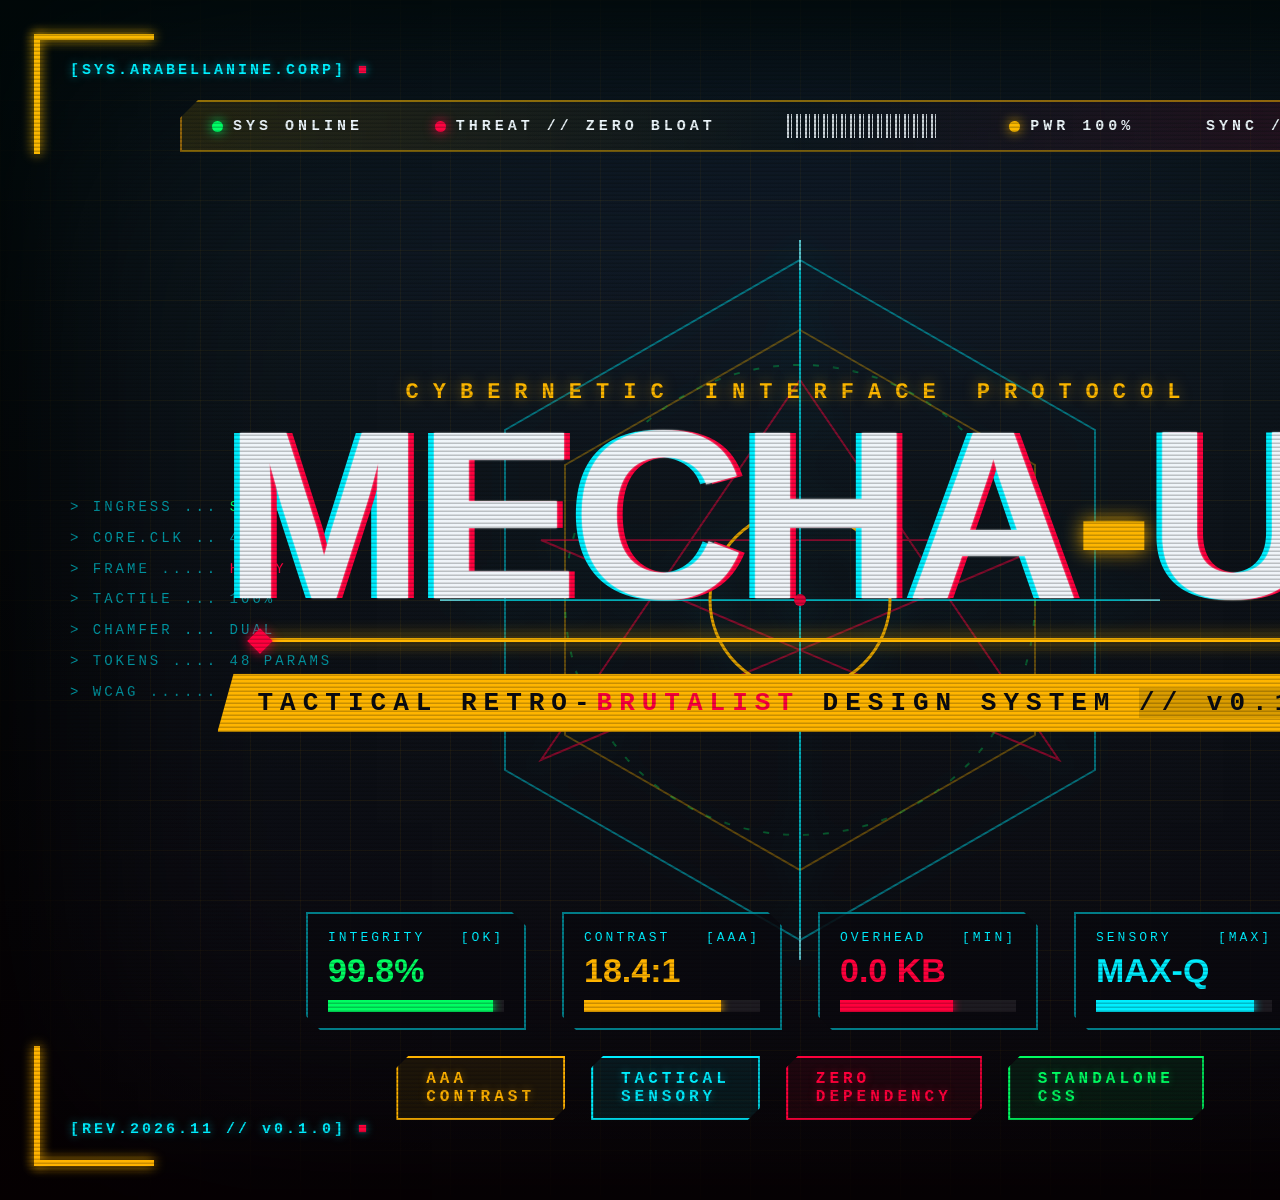
<file: cover.html>
<!DOCTYPE html>
<html lang="en">
<head>
<meta charset="UTF-8">
<title>MECHA-UI // Tactical Cybernetic Design System</title>
<style>
  :root{
    --void:#07090e;
    --slate:#0d1117;
    --amber:#ffb700;
    --orange:#ff9100;
    --crimson:#ff003c;
    --cyan:#00f0ff;
    --phosphor:#00ff66;
    --white:#f4f7fb;
    --grid:rgba(255,183,0,.06);
  }
  *{margin:0;padding:0;box-sizing:border-box;}
  html,body{background:#000;}
  .stage{
    position:relative;
    width:1600px;height:1200px;
    overflow:hidden;
    background:
      radial-gradient(120% 90% at 50% 8%, #121826 0%, var(--slate) 38%, var(--void) 100%);
    font-family:"Courier New",monospace;
    color:var(--white);
    filter:saturate(1.05);
  }

  /* ---------- GRID FLOOR / BACKDROP ---------- */
  .grid{
    position:absolute;inset:0;
    background-image:
      linear-gradient(var(--grid) 1px,transparent 1px),
      linear-gradient(90deg,var(--grid) 1px,transparent 1px);
    background-size:50px 50px;
    mask-image:radial-gradient(90% 75% at 50% 42%,#000 55%,transparent 100%);
  }
  .perspective-floor{
    position:absolute;left:-20%;right:-20%;bottom:-120px;height:620px;
    background-image:
      linear-gradient(rgba(0,240,255,.14) 2px,transparent 2px),
      linear-gradient(90deg,rgba(0,240,255,.14) 2px,transparent 2px);
    background-size:70px 70px;
    transform:perspective(620px) rotateX(70deg);
    transform-origin:center bottom;
    mask-image:linear-gradient(transparent,#000 70%);
    opacity:.55;
  }
  .vignette{
    position:absolute;inset:0;
    box-shadow:inset 0 0 340px 70px rgba(0,0,0,.95),
               inset 0 0 90px 10px rgba(0,0,0,.8);
    pointer-events:none;
  }

  /* ---------- CRT SCANLINES ---------- */
  .scanlines{
    position:absolute;inset:0;z-index:60;pointer-events:none;
    background:repeating-linear-gradient(
      to bottom,
      rgba(0,0,0,0) 0px,
      rgba(0,0,0,0) 2px,
      rgba(0,0,0,.22) 3px,
      rgba(0,0,0,.22) 4px);
    mix-blend-mode:multiply;
  }
  .flicker{
    position:absolute;inset:0;z-index:61;pointer-events:none;
    background:linear-gradient(rgba(0,240,255,.03),rgba(255,0,60,.02));
  }

  /* ---------- CORNER BRACKETS ---------- */
  .bracket{position:absolute;width:120px;height:120px;z-index:40;}
  .bracket::before,.bracket::after{content:"";position:absolute;background:var(--amber);box-shadow:0 0 12px var(--amber);}
  .bracket::before{width:100%;height:6px;}
  .bracket::after{width:6px;height:100%;}
  .b-tl{top:34px;left:34px;}
  .b-tr{top:34px;right:34px;}
  .b-tr::before{right:0;} .b-tr::after{right:0;}
  .b-bl{bottom:34px;left:34px;}
  .b-bl::before{bottom:0;} .b-bl::after{bottom:0;}
  .b-br{bottom:34px;right:34px;}
  .b-br::before{bottom:0;right:0;} .b-br::after{bottom:0;right:0;}

  /* ---------- CORNER METADATA ---------- */
  .meta{
    position:absolute;z-index:45;
    font-size:15px;letter-spacing:3px;font-weight:700;
    color:var(--cyan);text-shadow:0 0 8px rgba(0,240,255,.6);
  }
  .meta .tick{color:var(--crimson);}
  .m-tl{top:62px;left:70px;}
  .m-tr{top:62px;right:70px;text-align:right;}
  .m-bl{bottom:62px;left:70px;}
  .m-br{bottom:62px;right:70px;text-align:right;}

  /* ---------- TOP STATUS STRIP ---------- */
  .statusbar{
    position:absolute;top:100px;left:50%;transform:translateX(-50%);
    width:1240px;display:flex;justify-content:space-between;align-items:center;
    padding:12px 30px;z-index:30;
    border:2px solid rgba(255,183,0,.5);
    background:linear-gradient(90deg,rgba(255,183,0,.12),rgba(13,17,23,.8),rgba(255,0,60,.12));
    clip-path:polygon(18px 0,100% 0,100% calc(100% - 18px),calc(100% - 18px) 100%,0 100%,0 18px);
    font-size:15px;letter-spacing:4px;font-weight:700;
  }
  .statusbar .seg{display:flex;align-items:center;gap:10px;}
  .dot{width:11px;height:11px;border-radius:50%;background:var(--phosphor);box-shadow:0 0 12px var(--phosphor);}
  .dot.red{background:var(--crimson);box-shadow:0 0 12px var(--crimson);}
  .dot.amber{background:var(--amber);box-shadow:0 0 12px var(--amber);}
  .barcode{display:inline-block;width:150px;height:24px;background:
    repeating-linear-gradient(90deg,var(--white) 0 2px,transparent 2px 4px,var(--white) 4px 5px,transparent 5px 9px);
    opacity:.85;}

  /* ---------- CENTER RADAR / PENTAGRAM ---------- */
  .radar{position:absolute;top:200px;left:50%;transform:translateX(-50%);z-index:15;opacity:.85;}
  .radar svg{filter:drop-shadow(0 0 18px rgba(0,240,255,.35));}

  /* ---------- TITLE BLOCK ---------- */
  .titlewrap{
    position:absolute;top:380px;left:0;right:0;text-align:center;z-index:25;
  }
  .kicker{
    font-size:22px;letter-spacing:14px;font-weight:700;color:var(--amber);
    text-shadow:0 0 14px rgba(255,183,0,.5);margin-bottom:12px;
  }
  .title{
    font-family:"Arial Black",Impact,sans-serif;
    font-size:240px;line-height:.82;font-weight:900;letter-spacing:-6px;
    color:var(--white);
    text-transform:uppercase;
    text-shadow:
      0 0 2px #fff,
      6px 0 var(--crimson),
      -6px 0 var(--cyan);
  }
  .title .slash{color:var(--amber);text-shadow:0 0 20px var(--amber);}
  .underscore{
    width:1080px;height:0;margin:24px auto 0;
    border-top:4px solid var(--amber);
    position:relative;
    box-shadow:0 0 16px var(--amber);
  }
  .underscore::before,.underscore::after{
    content:"";position:absolute;top:-10px;width:18px;height:18px;
    background:var(--crimson);transform:rotate(45deg);box-shadow:0 0 12px var(--crimson);
  }
  .underscore::before{left:-9px;}
  .underscore::after{right:-9px;}

  .subtitle{
    margin-top:32px;
    display:inline-block;
    font-size:26px;letter-spacing:7px;font-weight:700;
    padding:14px 40px;
    color:var(--void);
    background:var(--amber);
    clip-path:polygon(16px 0,100% 0,calc(100% - 16px) 100%,0 100%);
    box-shadow:0 0 24px rgba(255,183,0,.5);
  }
  .subtitle b{color:var(--crimson);}
  .subtitle .ver{color:var(--void);background:rgba(7,9,14,.15);}

  /* ---------- GAUGES ---------- */
  .gauges{
    position:absolute;bottom:170px;left:50%;transform:translateX(-50%);
    display:flex;gap:36px;z-index:28;
  }
  .gauge{
    width:220px;
    border:2px solid rgba(0,240,255,.5);
    background:rgba(7,9,14,.85);
    clip-path:polygon(0 0,calc(100% - 14px) 0,100% 14px,100% 100%,14px 100%,0 calc(100% - 14px));
    padding:16px 20px;
  }
  .gauge .lab{font-size:13px;letter-spacing:3px;color:var(--cyan);display:flex;justify-content:space-between;}
  .gauge .val{font-size:34px;font-weight:900;font-family:"Arial Black",sans-serif;margin:6px 0 10px;}
  .gauge .bar{height:12px;background:rgba(255,255,255,.08);position:relative;overflow:hidden;}
  .gauge .bar i{position:absolute;left:0;top:0;bottom:0;display:block;}
  .g1 .val{color:var(--phosphor);} .g1 .bar i{width:94%;background:var(--phosphor);box-shadow:0 0 10px var(--phosphor);}
  .g2 .val{color:var(--amber);}    .g2 .bar i{width:78%;background:var(--amber);box-shadow:0 0 10px var(--amber);}
  .g3 .val{color:var(--crimson);}  .g3 .bar i{width:64%;background:var(--crimson);box-shadow:0 0 10px var(--crimson);}
  .g4 .val{color:var(--cyan);}     .g4 .bar i{width:90%;background:var(--cyan);box-shadow:0 0 10px var(--cyan);}

  /* ---------- CHAMFER BADGES ---------- */
  .badges{
    position:absolute;bottom:80px;left:50%;transform:translateX(-50%);
    display:flex;gap:26px;z-index:28;
  }
  .chip{
    font-size:16px;letter-spacing:4px;font-weight:700;
    padding:12px 28px;
    border:2px solid var(--amber);
    color:var(--amber);
    background:rgba(255,183,0,.08);
    clip-path:polygon(12px 0,100% 0,100% calc(100% - 12px),calc(100% - 12px) 100%,0 100%,0 12px);
    text-shadow:0 0 8px rgba(255,183,0,.4);
  }
  .chip.c2{border-color:var(--cyan);color:var(--cyan);background:rgba(0,240,255,.08);text-shadow:0 0 8px rgba(0,240,255,.4);}
  .chip.c3{border-color:var(--crimson);color:var(--crimson);background:rgba(255,0,60,.08);text-shadow:0 0 8px rgba(255,0,60,.4);}
  .chip.c4{border-color:var(--phosphor);color:var(--phosphor);background:rgba(0,255,102,.08);text-shadow:0 0 8px rgba(0,255,102,.4);}

  /* ---------- SIDE TELEMETRY ---------- */
  .side{
    position:absolute;top:50%;transform:translateY(-50%);
    font-size:14px;letter-spacing:3px;line-height:2.2;color:rgba(0,240,255,.6);
    z-index:20;
  }
  .side.left{left:70px;text-align:left;}
  .side.right{right:70px;text-align:right;}
  .side .hot{color:var(--crimson);}
  .side .ok{color:var(--phosphor);}
</style>
</head>
<body>
<div class="stage">

  <div class="grid"></div>
  <div class="perspective-floor"></div>

  <!-- RADAR / HEX CROSSHAIR -->
  <div class="radar">
    <svg width="800" height="800" viewBox="0 0 800 800">
      <g fill="none" stroke="rgba(0,240,255,.5)" stroke-width="2">
        <polygon points="400,60 695,230 695,570 400,740 105,570 105,230"/>
        <polygon points="400,130 635,265 635,535 400,670 165,535 165,265" stroke="rgba(255,183,0,.4)"/>
      </g>
      <g fill="none">
        <polygon points="400,180 659,560 141,340 659,340 141,560"
                 stroke="rgba(255,0,60,.55)" stroke-width="2"/>
        <circle cx="400" cy="400" r="235" stroke="rgba(0,255,102,.35)" stroke-width="2" stroke-dasharray="6 14"/>
      </g>
      <g stroke="rgba(0,240,255,.8)" stroke-width="2">
        <line x1="400" y1="40" x2="400" y2="760"/>
        <line x1="40" y1="400" x2="760" y2="400"/>
      </g>
      <circle cx="400" cy="400" r="90" fill="none" stroke="var(--amber)" stroke-width="3"/>
      <circle cx="400" cy="400" r="6" fill="var(--crimson)"/>
      <g stroke="rgba(255,255,255,.4)" stroke-width="2">
        <line x1="400" y1="40" x2="400" y2="70"/>
        <line x1="400" y1="730" x2="400" y2="760"/>
        <line x1="40" y1="400" x2="70" y2="400"/>
        <line x1="730" y1="400" x2="760" y2="400"/>
      </g>
    </svg>
  </div>

  <!-- TOP STATUS BAR -->
  <div class="statusbar">
    <div class="seg"><span class="dot"></span> SYS ONLINE</div>
    <div class="seg"><span class="dot red"></span> THREAT // ZERO BLOAT</div>
    <div class="seg"><span class="barcode"></span></div>
    <div class="seg"><span class="dot amber"></span> PWR 100%</div>
    <div class="seg">SYNC // 60 FPS</div>
  </div>

  <!-- TITLE -->
  <div class="titlewrap">
    <div class="kicker">CYBERNETIC INTERFACE PROTOCOL</div>
    <div class="title">MECHA<span class="slash">-</span>UI</div>
    <div class="underscore"></div>
    <div class="subtitle">TACTICAL RETRO-<b>BRUTALIST</b> DESIGN SYSTEM <span class="ver">// v0.1.0</span></div>
  </div>

  <!-- SIDE TELEMETRY -->
  <div class="side left">
    > INGRESS ... <span class="ok">SECURE</span><br>
    > CORE.CLK .. 4.20 GHz<br>
    > FRAME ..... <span class="hot">HEAVY</span><br>
    > TACTILE ... 100%<br>
    > CHAMFER ... DUAL<br>
    > TOKENS .... 48 PARAMS<br>
    > WCAG ...... AAA 8.4:1
  </div>

  <div class="side right">
    HOST: ARABELLANINE <<br>
    TARGET: WEB RUNTIME <<br>
    DEPS: ZERO BLOAT <<br>
    SCAN: ACTIVE (CRT) <<br>
    AUDIO: 8-BIT SYNTH <<br>
    STATUS: DEPLOYED <<br>
    PILOT: ARABELLA <<
  </div>

  <!-- GAUGES -->
  <div class="gauges">
    <div class="gauge g1">
      <div class="lab"><span>INTEGRITY</span><span>[OK]</span></div>
      <div class="val">99.8%</div>
      <div class="bar"><i></i></div>
    </div>
    <div class="gauge g2">
      <div class="lab"><span>CONTRAST</span><span>[AAA]</span></div>
      <div class="val">18.4:1</div>
      <div class="bar"><i></i></div>
    </div>
    <div class="gauge g3">
      <div class="lab"><span>OVERHEAD</span><span>[MIN]</span></div>
      <div class="val">0.0 KB</div>
      <div class="bar"><i></i></div>
    </div>
    <div class="gauge g4">
      <div class="lab"><span>SENSORY</span><span>[MAX]</span></div>
      <div class="val">MAX-Q</div>
      <div class="bar"><i></i></div>
    </div>
  </div>

  <!-- CHAMFER BADGES -->
  <div class="badges">
    <div class="chip">AAA CONTRAST</div>
    <div class="chip c2">TACTICAL SENSORY</div>
    <div class="chip c3">ZERO DEPENDENCY</div>
    <div class="chip c4">STANDALONE CSS</div>
  </div>

  <!-- CORNER BRACKETS -->
  <div class="bracket b-tl"></div>
  <div class="bracket b-tr"></div>
  <div class="bracket b-bl"></div>
  <div class="bracket b-br"></div>

  <!-- CORNER METADATA -->
  <div class="meta m-tl">[SYS.ARABELLANINE.CORP] <span class="tick">■</span></div>
  <div class="meta m-tr"><span class="tick">■</span> [SPEC-4:3-UHD]</div>
  <div class="meta m-bl">[REV.2026.11 // v0.1.0] <span class="tick">■</span></div>
  <div class="meta m-br"><span class="tick">■</span> [PILOT: ARABELLA]</div>

  <!-- OVERLAYS -->
  <div class="vignette"></div>
  <div class="scanlines"></div>
  <div class="flicker"></div>

</div>
</body>
</html>
</file>
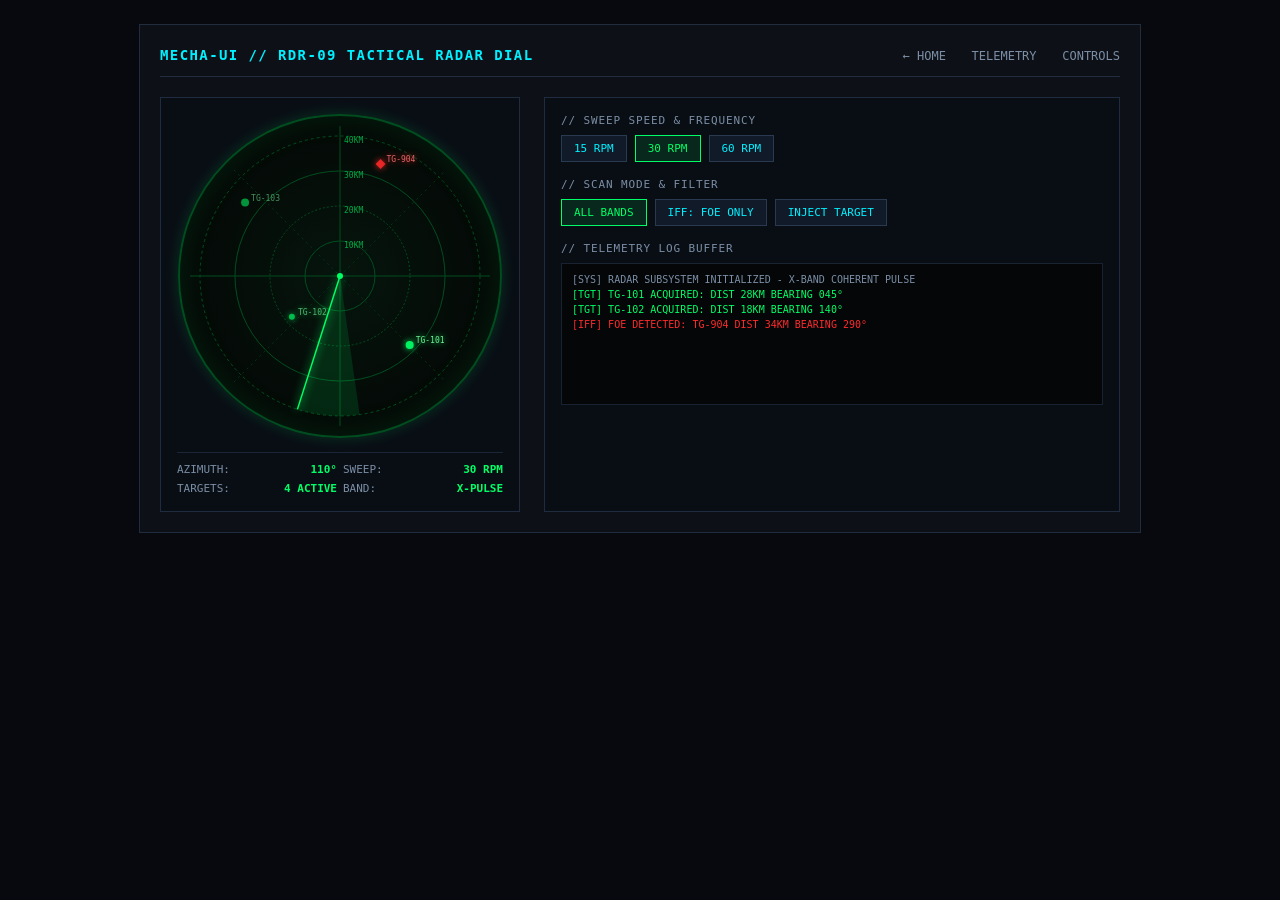
<file: radar.html>
<!DOCTYPE html>
<html lang="en">
<head>
  <meta charset="UTF-8">
  <meta name="viewport" content="width=device-width, initial-scale=1.0">
  <title>MECHA-UI // Tactical Radar Dial Component</title>
  <link rel="stylesheet" href="mecha-ui.css">
  <link rel="stylesheet" href="snippets/mecha-status.css">
  <link rel="stylesheet" href="mecha-radar.css">
  <style>
    :root {
      --radar-green: #00ff66;
      --radar-green-dim: #004d1f;
      --radar-amber: #ffb000;
      --radar-cyan: #00f0ff;
      --radar-alert: #ff2a2a;
      --radar-bg: #040806;
    }
    body {
      background: #07090e;
      color: #d8e2ec;
      font-family: 'JetBrains Mono', 'SF Mono', monospace;
      margin: 0;
      padding: 24px;
    }
    .hud-shell {
      max-width: 960px;
      margin: 0 auto;
      border: 1px solid #212c3d;
      background: #0d1117;
      padding: 20px;
    }
    .hud-header {
      display: flex;
      justify-content: space-between;
      align-items: center;
      border-bottom: 1px solid #212c3d;
      padding-bottom: 12px;
      margin-bottom: 20px;
    }
    .hud-title {
      font-size: 14px;
      font-weight: 700;
      letter-spacing: 0.1em;
      color: #00f0ff;
    }
    .hud-nav a {
      color: #7b8ea5;
      text-decoration: none;
      font-size: 12px;
      margin-left: 16px;
    }
    .hud-nav a:hover {
      color: #00f0ff;
    }
    .grid-layout {
      display: grid;
      grid-template-columns: 360px 1fr;
      gap: 24px;
    }
    @media (max-width: 768px) {
      .grid-layout { grid-template-columns: 1fr; }
    }
    .radar-card {
      background: #090e15;
      border: 1px solid #1f2c3f;
      padding: 16px;
      display: flex;
      flex-direction: column;
      align-items: center;
    }
    .radar-telemetry {
      width: 100%;
      margin-top: 14px;
      font-size: 11px;
      display: grid;
      grid-template-columns: 1fr 1fr;
      gap: 6px;
      border-top: 1px solid #1a2536;
      padding-top: 10px;
    }
    .telemetry-row {
      display: flex;
      justify-content: space-between;
      color: #7b8ea5;
    }
    .telemetry-row span.val {
      color: #00ff66;
      font-weight: 700;
    }
    .radar-controls {
      background: #090e15;
      border: 1px solid #1f2c3f;
      padding: 16px;
      display: flex;
      flex-direction: column;
      gap: 16px;
    }
    .control-group {
      display: flex;
      flex-direction: column;
      gap: 8px;
    }
    .control-label {
      font-size: 11px;
      text-transform: uppercase;
      letter-spacing: 0.08em;
      color: #7b8ea5;
    }
    .btn-row {
      display: flex;
      gap: 8px;
    }
    .tactical-btn {
      background: #111a28;
      border: 1px solid #283950;
      color: #00f0ff;
      padding: 6px 12px;
      font-family: inherit;
      font-size: 11px;
      cursor: pointer;
      text-transform: uppercase;
      transition: all 0.15s ease;
    }
    .tactical-btn:hover {
      background: #00f0ff;
      color: #07090e;
    }
    .tactical-btn.active {
      border-color: #00ff66;
      color: #00ff66;
      background: rgba(0, 255, 102, 0.1);
    }
    .log-stream {
      background: #040608;
      border: 1px solid #182230;
      padding: 10px;
      font-size: 10px;
      color: #7b8ea5;
      height: 120px;
      overflow-y: auto;
      font-family: monospace;
    }
    .log-entry { margin-bottom: 4px; }
    .log-entry.alert { color: #ff2a2a; }
    .log-entry.contact { color: #00ff66; }
  </style>
</head>
<body>
  <div class="hud-shell">
    <header class="hud-header">
      <div class="hud-title">MECHA-UI // RDR-09 TACTICAL RADAR DIAL</div>
      <nav class="hud-nav">
        <a href="index.html">← HOME</a>
        <a href="telemetry.html">TELEMETRY</a>
        <a href="controls.html">CONTROLS</a>
      </nav>
    </header>

    <div class="grid-layout">
      <!-- RADAR DISPLAY CARD -->
      <section class="radar-card" aria-label="Tactical Radar Display">
        <div class="mecha-radar-viewport" id="radarViewport">
          <!-- RETICLE OVERLAY (SVG) -->
          <svg class="mecha-radar-reticle" viewBox="0 0 320 320" xmlns="http://www.w3.org/2000/svg">
            <!-- Concentric rings -->
            <circle cx="160" cy="160" r="140" fill="none" stroke="#004d1f" stroke-width="1" stroke-dasharray="3 3"/>
            <circle cx="160" cy="160" r="105" fill="none" stroke="#004d1f" stroke-width="1"/>
            <circle cx="160" cy="160" r="70" fill="none" stroke="#004d1f" stroke-width="1" stroke-dasharray="2 2"/>
            <circle cx="160" cy="160" r="35" fill="none" stroke="#004d1f" stroke-width="1"/>
            <!-- Azimuth crosshairs -->
            <line x1="160" y1="10" x2="160" y2="310" stroke="#004d1f" stroke-width="1"/>
            <line x1="10" y1="160" x2="310" y2="160" stroke="#004d1f" stroke-width="1"/>
            <!-- Diagonal guides -->
            <line x1="54" y1="54" x2="266" y2="266" stroke="#003314" stroke-width="1" stroke-dasharray="2 4"/>
            <line x1="54" y1="266" x2="266" y2="54" stroke="#003314" stroke-width="1" stroke-dasharray="2 4"/>
            <!-- Center origin -->
            <circle cx="160" cy="160" r="3" fill="#00ff66"/>
            <!-- Range markers (Contrast >= 4.5:1 against dark bg) -->
            <text x="164" y="27" fill="#00aa44" font-size="8" font-family="monospace">40KM</text>
            <text x="164" y="62" fill="#00aa44" font-size="8" font-family="monospace">30KM</text>
            <text x="164" y="97" fill="#00aa44" font-size="8" font-family="monospace">20KM</text>
            <text x="164" y="132" fill="#00aa44" font-size="8" font-family="monospace">10KM</text>
          </svg>
          <canvas class="mecha-radar-canvas" id="radarCanvas" width="320" height="320"></canvas>
        </div>

        <div class="radar-telemetry">
          <div class="telemetry-row"><span>AZIMUTH:</span><span class="val" id="valAzimuth">000°</span></div>
          <div class="telemetry-row"><span>SWEEP:</span><span class="val" id="valRpm">30 RPM</span></div>
          <div class="telemetry-row"><span>TARGETS:</span><span class="val" id="valTargets">4 ACTIVE</span></div>
          <div class="telemetry-row"><span>BAND:</span><span class="val">X-PULSE</span></div>
        </div>
      </section>

      <!-- RADAR CONTROLS PANEL -->
      <section class="radar-controls" aria-label="Radar Command Module">
        <div class="control-group">
          <label class="control-label">// SWEEP SPEED & FREQUENCY</label>
          <div class="btn-row">
            <button class="tactical-btn" id="btnSpdSlow" onclick="setSpeed(0.02, '15 RPM')">15 RPM</button>
            <button class="tactical-btn active" id="btnSpdNorm" onclick="setSpeed(0.04, '30 RPM')">30 RPM</button>
            <button class="tactical-btn" id="btnSpdFast" onclick="setSpeed(0.08, '60 RPM')">60 RPM</button>
          </div>
        </div>

        <div class="control-group">
          <label class="control-label">// SCAN MODE & FILTER</label>
          <div class="btn-row">
            <button class="tactical-btn active" id="btnFilterAll" onclick="setFilter('ALL')">ALL BANDS</button>
            <button class="tactical-btn" id="btnFilterHostile" onclick="setFilter('HOSTILE')">IFF: FOE ONLY</button>
            <button class="tactical-btn" onclick="spawnBlip()">INJECT TARGET</button>
          </div>
        </div>

        <div class="control-group">
          <label class="control-label">// TELEMETRY LOG BUFFER</label>
          <div class="log-stream" id="logStream">
            <div class="log-entry">[SYS] RADAR SUBSYSTEM INITIALIZED - X-BAND COHERENT PULSE</div>
            <div class="log-entry contact">[TGT] TG-101 ACQUIRED: DIST 28KM BEARING 045°</div>
            <div class="log-entry contact">[TGT] TG-102 ACQUIRED: DIST 18KM BEARING 140°</div>
            <div class="log-entry alert">[IFF] FOE DETECTED: TG-904 DIST 34KM BEARING 290°</div>
          </div>
        </div>
      </section>
    </div>
  </div>

  <script>
    const canvas = document.getElementById('radarCanvas');
    const ctx = canvas.getContext('2d');
    const cx = 160;
    const cy = 160;
    const maxRadius = 140;

    let angle = 0;
    let sweepSpeed = 0.04;
    let activeFilter = 'ALL';

    const targets = [
      { id: 'TG-101', dist: 98, angle: 0.78, type: 'FRIENDLY', alpha: 0.9, size: 4 },
      { id: 'TG-102', dist: 63, angle: 2.44, type: 'NEUTRAL', alpha: 0.8, size: 3 },
      { id: 'TG-103', dist: 120, angle: 3.8, type: 'FRIENDLY', alpha: 0.7, size: 4 },
      { id: 'TG-904', dist: 119, angle: 5.06, type: 'HOSTILE', alpha: 1.0, size: 5 }
    ];

    function setSpeed(spd, label) {
      sweepSpeed = spd;
      document.getElementById('valRpm').innerText = label;
      document.querySelectorAll('#btnSpdSlow, #btnSpdNorm, #btnSpdFast').forEach(b => b.classList.remove('active'));
      if (spd === 0.02) document.getElementById('btnSpdSlow').classList.add('active');
      if (spd === 0.04) document.getElementById('btnSpdNorm').classList.add('active');
      if (spd === 0.08) document.getElementById('btnSpdFast').classList.add('active');
    }

    function setFilter(flt) {
      activeFilter = flt;
      document.querySelectorAll('#btnFilterAll, #btnFilterHostile').forEach(b => b.classList.remove('active'));
      if (flt === 'ALL') document.getElementById('btnFilterAll').classList.add('active');
      if (flt === 'HOSTILE') document.getElementById('btnFilterHostile').classList.add('active');
      updateTargetCount();
    }

    function updateTargetCount() {
      const visible = targets.filter(t => activeFilter === 'ALL' || t.type === 'HOSTILE');
      document.getElementById('valTargets').innerText = visible.length + ' ACTIVE';
    }

    function spawnBlip() {
      const dist = 30 + Math.random() * 100;
      const ang = Math.random() * Math.PI * 2;
      const isFoe = Math.random() > 0.5;
      const id = 'TG-' + Math.floor(100 + Math.random() * 899);
      targets.push({
        id: id,
        dist: dist,
        angle: ang,
        type: isFoe ? 'HOSTILE' : 'FRIENDLY',
        alpha: 1.0,
        size: isFoe ? 5 : 4
      });
      updateTargetCount();
      const log = document.getElementById('logStream');
      const entry = document.createElement('div');
      entry.className = 'log-entry ' + (isFoe ? 'alert' : 'contact');
      entry.innerText = `[TGT] INJECTED ${id} (${isFoe ? 'HOSTILE' : 'FRIEND'}) DIST ${Math.round(dist * 0.28)}KM`;
      log.prepend(entry);
    }

    function render() {
      ctx.clearRect(0, 0, 320, 320);

      // Sweep Beam Gradient
      const sweepTailAngle = 0.45;
      const grad = ctx.createRadialGradient(cx, cy, 0, cx, cy, maxRadius);
      grad.addColorStop(0, 'rgba(0, 255, 102, 0.4)');
      grad.addColorStop(1, 'rgba(0, 255, 102, 0.0)');

      ctx.save();
      ctx.beginPath();
      ctx.moveTo(cx, cy);
      ctx.arc(cx, cy, maxRadius, angle - sweepTailAngle, angle);
      ctx.closePath();
      ctx.fillStyle = 'rgba(0, 255, 102, 0.12)';
      ctx.fill();

      // Main sweep vector line
      ctx.beginPath();
      ctx.moveTo(cx, cy);
      ctx.lineTo(cx + Math.cos(angle) * maxRadius, cy + Math.sin(angle) * maxRadius);
      ctx.strokeStyle = '#00ff66';
      ctx.lineWidth = 1.5;
      ctx.shadowColor = '#00ff66';
      ctx.shadowBlur = 8;
      ctx.stroke();
      ctx.restore();

      // Render blips
      targets.forEach(t => {
        if (activeFilter === 'HOSTILE' && t.type !== 'HOSTILE') return;

        const tx = cx + Math.cos(t.angle) * t.dist;
        const ty = cy + Math.sin(t.angle) * t.dist;

        // Check if sweep passed this target recently
        let diff = (angle - t.angle) % (Math.PI * 2);
        if (diff < 0) diff += Math.PI * 2;
        if (diff < 0.1) t.alpha = 1.0;
        else t.alpha = Math.max(0.2, t.alpha - 0.003);

        ctx.save();
        ctx.fillStyle = t.type === 'HOSTILE' ? `rgba(255, 42, 42, ${t.alpha})` : `rgba(0, 255, 102, ${t.alpha})`;
        ctx.shadowColor = t.type === 'HOSTILE' ? '#ff2a2a' : '#00ff66';
        ctx.shadowBlur = t.alpha > 0.6 ? 6 : 0;

        ctx.beginPath();
        if (t.type === 'HOSTILE') {
          // Diamond blip for hostile
          ctx.moveTo(tx, ty - t.size);
          ctx.lineTo(tx + t.size, ty);
          ctx.lineTo(tx, ty + t.size);
          ctx.lineTo(tx - t.size, ty);
          ctx.closePath();
        } else {
          // Circle blip for friendly
          ctx.arc(tx, ty, t.size, 0, Math.PI * 2);
        }
        ctx.fill();

        // Label blip
        if (t.alpha > 0.4) {
          ctx.font = '8px monospace';
          ctx.fillStyle = t.type === 'HOSTILE' ? `rgba(255, 120, 120, ${t.alpha})` : `rgba(120, 255, 160, ${t.alpha})`;
          ctx.fillText(t.id, tx + 6, ty - 2);
        }
        ctx.restore();
      });

      // Update Azimuth Display
      angle = (angle + sweepSpeed) % (Math.PI * 2);
      const degrees = Math.round((angle * 180 / Math.PI)) % 360;
      document.getElementById('valAzimuth').innerText = String(degrees).padStart(3, '0') + '°';

      requestAnimationFrame(render);
    }

    updateTargetCount();
    requestAnimationFrame(render);
  </script>
</body>
</html>
</file>
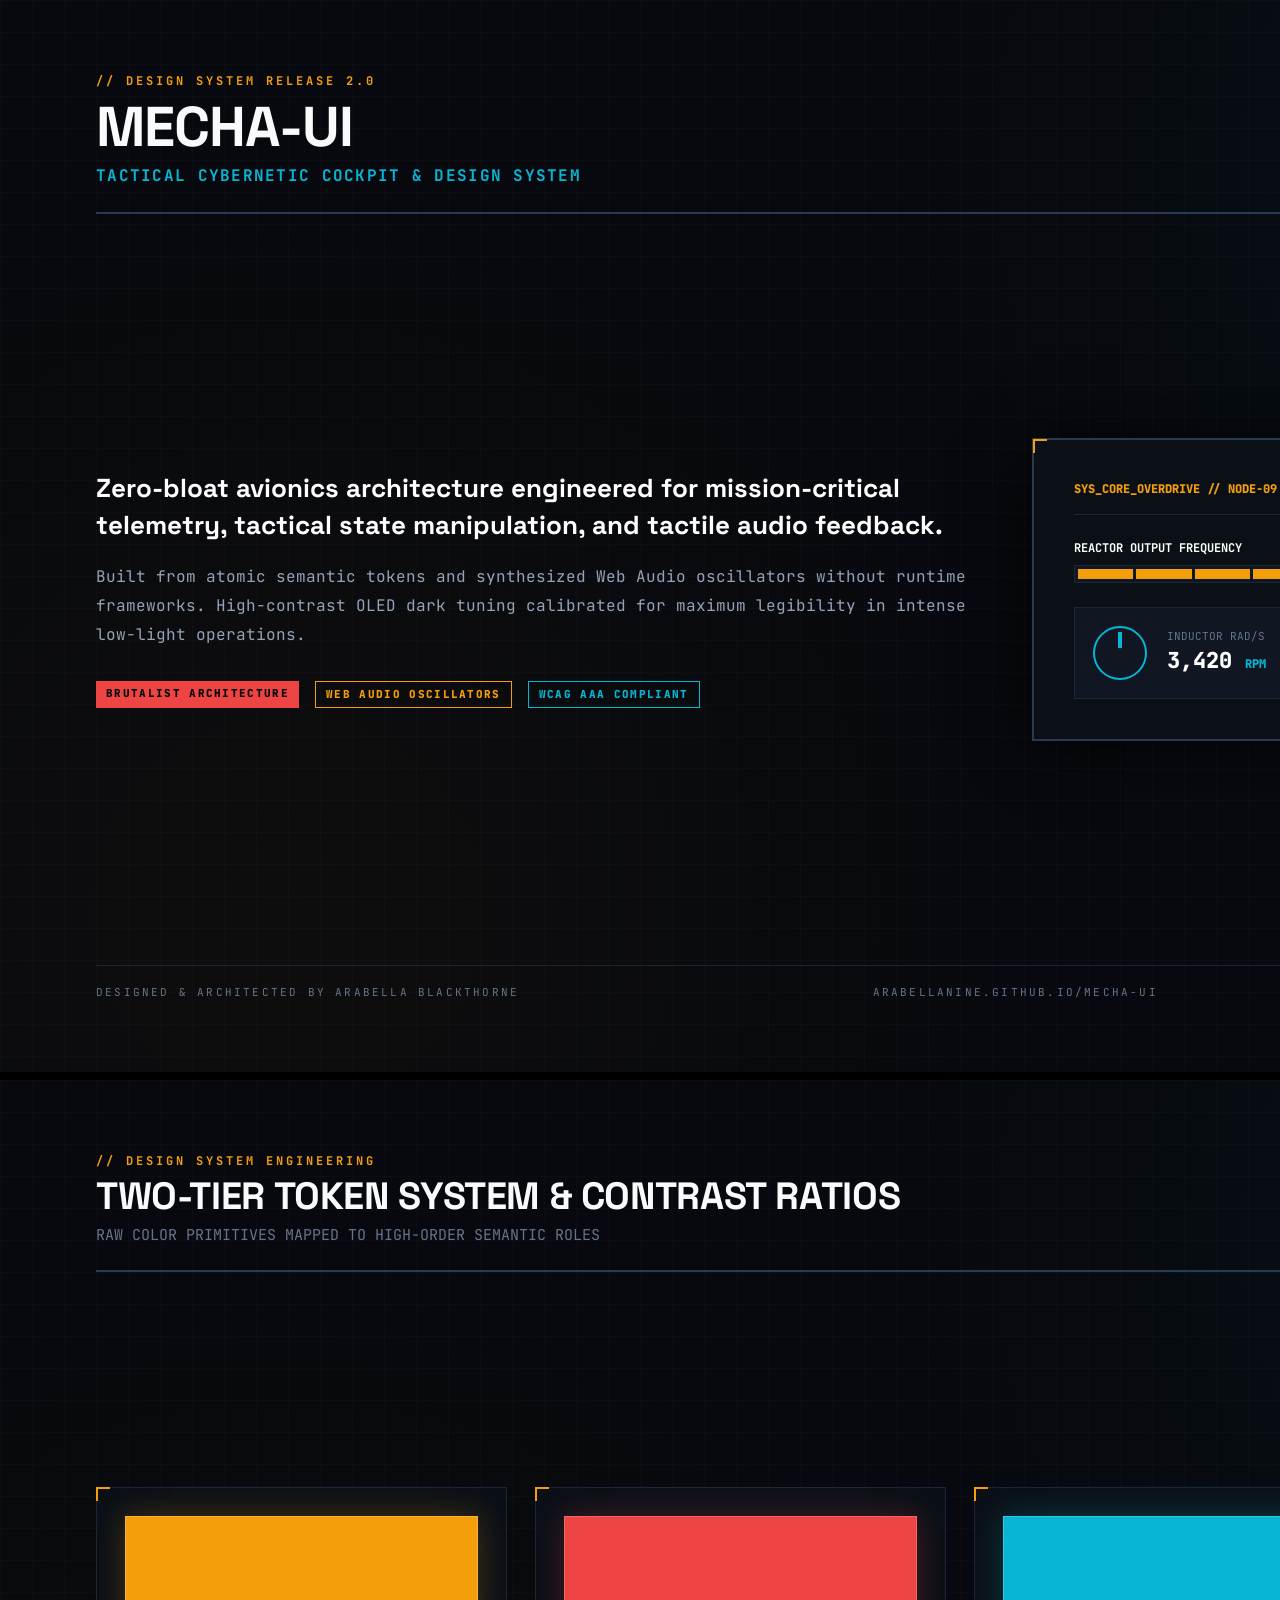
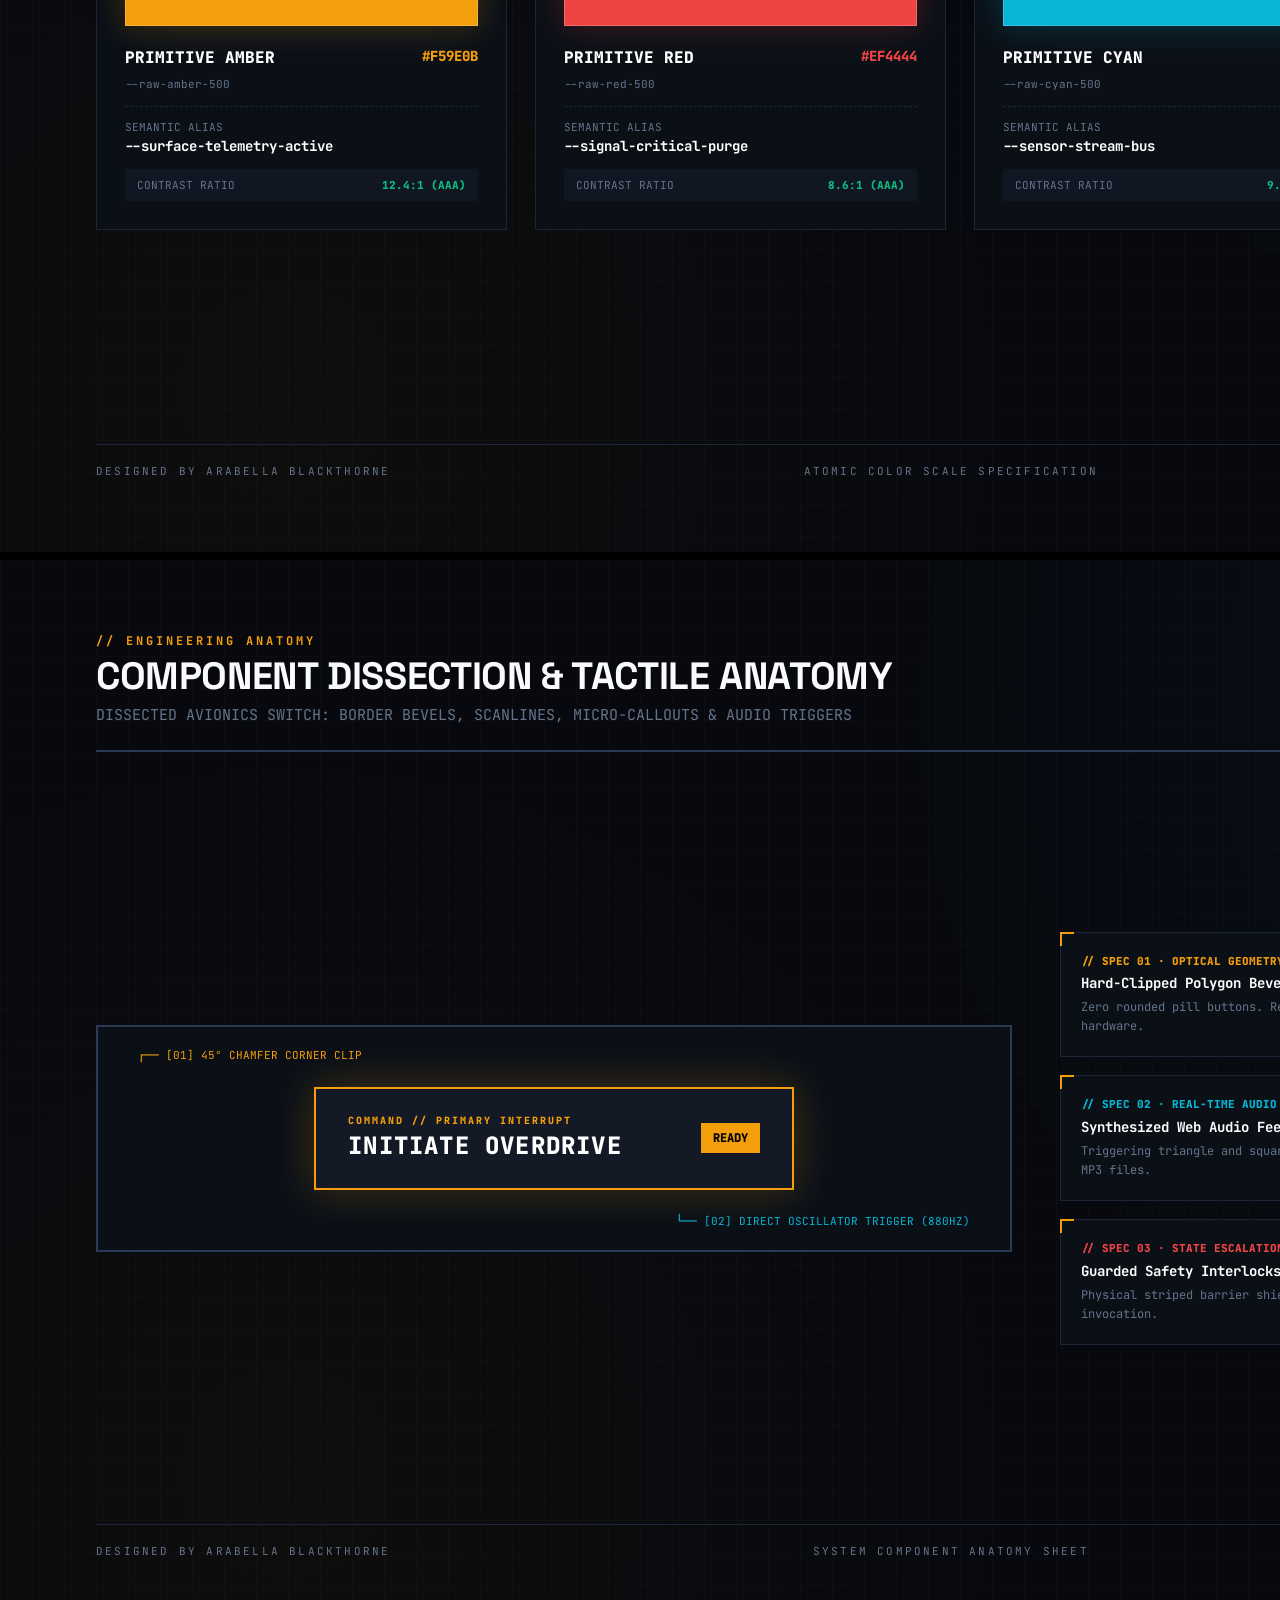
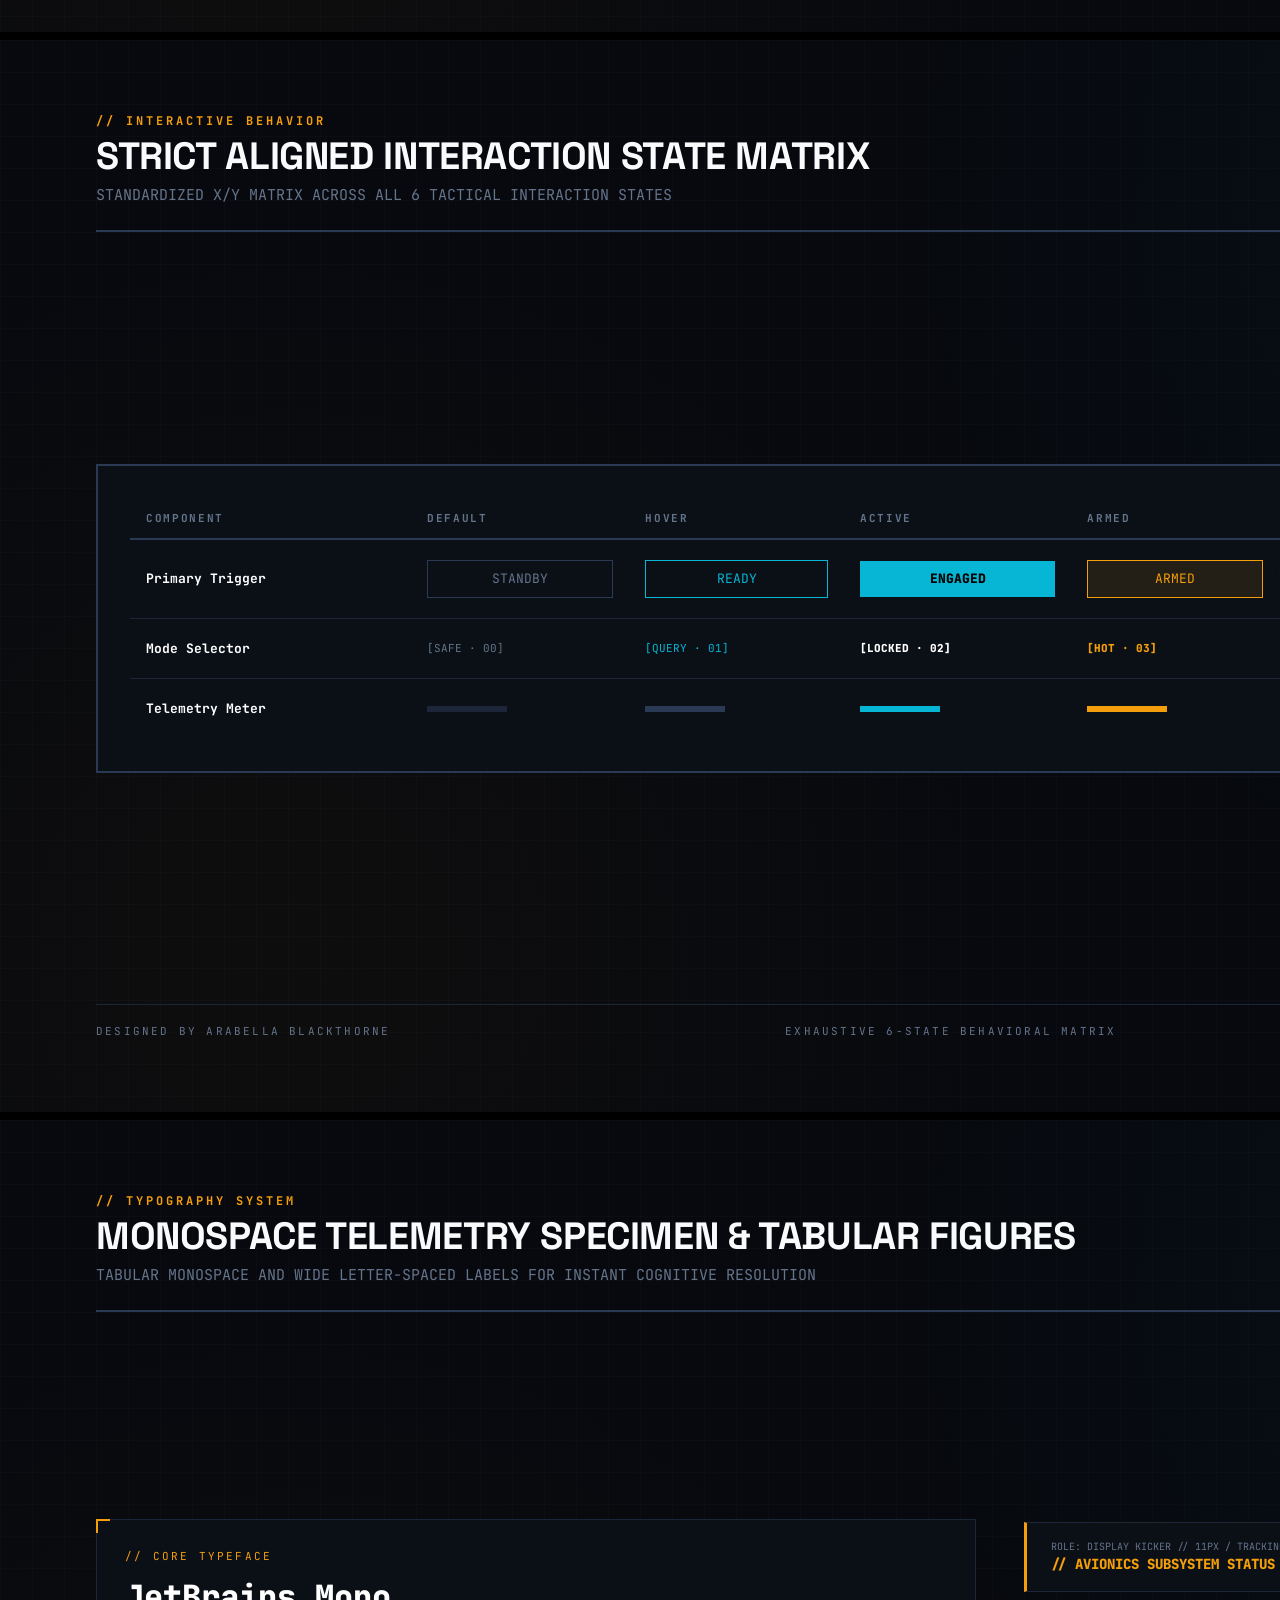
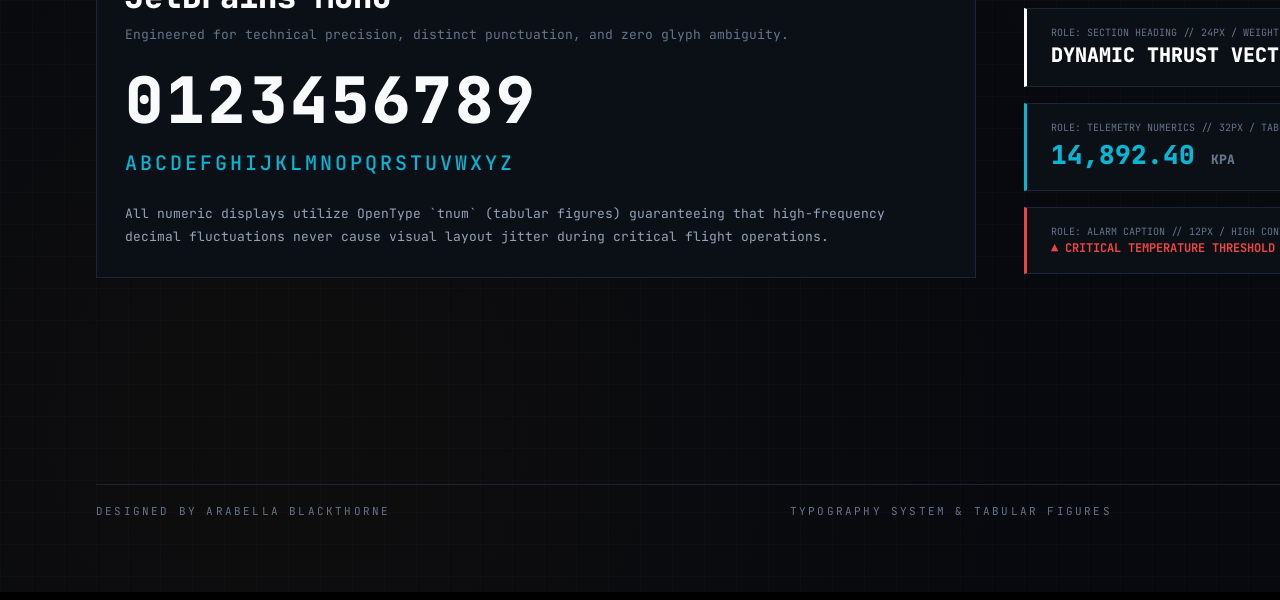
<file: showcase.html>
<!DOCTYPE html>
<html lang="en">
<head>
  <meta charset="UTF-8">
  <title>MECHA-UI // Behance Curated Case Study Boards</title>
  <style>
    @import url('https://fonts.googleapis.com/css2?family=JetBrains+Mono:wght@400;500;700;800;900&family=Space+Grotesk:wght@600;700&display=swap');
    :root {
      --void: #07090e;
      --surface-base: #0b1017;
      --surface-card: #101622;
      --surface-elevated: #161e2e;
      --border-subtle: #1c2638;
      --border-strong: #2a3a54;
      --border-highlight: #48658f;
      
      --accent-amber: #f59e0b;
      --accent-amber-glow: rgba(245, 158, 11, 0.25);
      --signal-red: #ef4444;
      --signal-red-glow: rgba(239, 68, 68, 0.25);
      --sensor-cyan: #06b6d4;
      --sensor-cyan-glow: rgba(6, 182, 212, 0.25);
      --status-emerald: #10b981;
      
      --text-muted: #64748b;
      --text-medium: #94a3b8;
      --text-high: #f8fafc;
      --font-mono: 'JetBrains Mono', 'SF Mono', Consolas, monospace;
      --font-display: 'Space Grotesk', sans-serif;
    }
    * { box-sizing: border-box; margin: 0; padding: 0; }
    body {
      background: #020305;
      color: var(--text-medium);
      font-family: var(--font-mono);
      font-size: 14px;
      line-height: 1.5;
    }
    .board {
      width: 1920px;
      height: 1080px;
      padding: 72px 96px;
      background: var(--void);
      position: relative;
      overflow: hidden;
      display: flex;
      flex-direction: column;
      justify-content: space-between;
      border-bottom: 8px solid #000;
      background-image: 
        radial-gradient(circle at 85% 15%, rgba(6, 182, 212, 0.04) 0%, transparent 40%),
        radial-gradient(circle at 15% 85%, rgba(245, 158, 11, 0.03) 0%, transparent 40%),
        linear-gradient(rgba(255, 255, 255, 0.015) 1px, transparent 1px),
        linear-gradient(90deg, rgba(255, 255, 255, 0.015) 1px, transparent 1px);
      background-size: 100% 100%, 100% 100%, 32px 32px, 32px 32px;
    }
    .board-header {
      display: flex;
      justify-content: space-between;
      align-items: flex-start;
      border-bottom: 2px solid var(--border-strong);
      padding-bottom: 24px;
      position: relative;
      z-index: 2;
    }
    .board-kicker {
      font-size: 12px;
      font-weight: 700;
      color: var(--accent-amber);
      letter-spacing: 0.25em;
      text-transform: uppercase;
      margin-bottom: 6px;
    }
    .board-title {
      font-family: var(--font-display);
      font-size: 38px;
      font-weight: 700;
      color: var(--text-high);
      letter-spacing: -0.01em;
      line-height: 1.1;
    }
    .board-num {
      font-size: 64px;
      font-weight: 900;
      color: var(--border-strong);
      line-height: 0.8;
      font-family: var(--font-mono);
    }
    .board-footer {
      display: flex;
      justify-content: space-between;
      align-items: center;
      border-top: 1px solid var(--border-subtle);
      padding-top: 18px;
      font-size: 11px;
      color: var(--text-muted);
      letter-spacing: 0.2em;
      text-transform: uppercase;
      position: relative;
      z-index: 2;
    }
    .grid-matrix {
      display: grid;
      position: relative;
      z-index: 2;
      gap: 24px;
    }
    .card {
      background: var(--surface-base);
      border: 1px solid var(--border-subtle);
      padding: 28px;
      position: relative;
    }
    .card-bracket::before {
      content: "";
      position: absolute;
      top: -1px; left: -1px;
      width: 12px; height: 12px;
      border-top: 2px solid var(--accent-amber);
      border-left: 2px solid var(--accent-amber);
    }
    .tag {
      display: inline-block;
      padding: 4px 10px;
      font-size: 11px;
      font-weight: 800;
      letter-spacing: 0.12em;
      text-transform: uppercase;
    }
  </style>
</head>
<body>

  <!-- ==================== BOARD 01: HERO COVER ==================== -->
  <div class="board" data-board="01_hero_cover">
    <div class="board-header">
      <div>
        <div class="board-kicker">// DESIGN SYSTEM RELEASE 2.0</div>
        <div class="board-title" style="font-size: 56px; letter-spacing: -0.02em;">MECHA-UI</div>
        <div style="font-size: 16px; color: var(--sensor-cyan); margin-top: 6px; letter-spacing: 0.08em; font-weight: 700;">TACTICAL CYBERNETIC COCKPIT & DESIGN SYSTEM</div>
      </div>
      <div class="board-num" style="color: var(--accent-amber); opacity: 0.8;">01</div>
    </div>

    <div style="display: grid; grid-template-columns: 1.1fr 1fr; gap: 64px; align-items: center; z-index: 2;">
      <div>
        <div style="font-size: 26px; font-weight: 700; color: #fff; line-height: 1.4; margin-bottom: 20px; font-family: var(--font-display);">
          Zero-bloat avionics architecture engineered for mission-critical telemetry, tactical state manipulation, and tactile audio feedback.
        </div>
        <p style="font-size: 16px; color: var(--text-medium); line-height: 1.8; margin-bottom: 32px;">
          Built from atomic semantic tokens and synthesized Web Audio oscillators without runtime frameworks. High-contrast OLED dark tuning calibrated for maximum legibility in intense low-light operations.
        </p>

        <div style="display: flex; gap: 16px;">
          <span class="tag" style="background: var(--signal-red); color: #000;">BRUTALIST ARCHITECTURE</span>
          <span class="tag" style="border: 1px solid var(--accent-amber); color: var(--accent-amber);">WEB AUDIO OSCILLATORS</span>
          <span class="tag" style="border: 1px solid var(--sensor-cyan); color: var(--sensor-cyan);">WCAG AAA COMPLIANT</span>
        </div>
      </div>

      <!-- Hero Cockpit Telemetry Preview -->
      <div class="card card-bracket" style="border: 2px solid var(--border-strong); background: var(--surface-base); padding: 40px; box-shadow: 0 0 60px rgba(0,0,0,0.8);">
        <div style="display: flex; justify-content: space-between; border-bottom: 1px solid var(--border-subtle); padding-bottom: 16px; margin-bottom: 24px;">
          <span style="font-size: 12px; font-weight: 800; color: var(--accent-amber);">SYS_CORE_OVERDRIVE // NODE-09</span>
          <span style="font-size: 12px; color: var(--status-emerald); font-weight: 700;">● TELEMETRY LOCKED</span>
        </div>

        <div style="margin-bottom: 24px;">
          <div style="display:flex; justify-content:space-between; font-size:12px; margin-bottom:8px;">
            <span style="color:#fff; font-weight:700;">REACTOR OUTPUT FREQUENCY</span>
            <span style="color:var(--accent-amber); font-weight:800;">884.20 MHZ [+12%]</span>
          </div>
          <div style="display:flex; gap:3px; height:18px; background:var(--surface-card); padding:3px; border:1px solid var(--border-subtle);">
            <div style="flex:1; background:var(--accent-amber);"></div>
            <div style="flex:1; background:var(--accent-amber);"></div>
            <div style="flex:1; background:var(--accent-amber);"></div>
            <div style="flex:1; background:var(--accent-amber);"></div>
            <div style="flex:1; background:var(--accent-amber);"></div>
            <div style="flex:1; background:var(--accent-amber);"></div>
            <div style="flex:1; background:var(--accent-amber);"></div>
            <div style="flex:1; background:var(--accent-amber);"></div>
            <div style="flex:1; background:var(--signal-red);"></div>
            <div style="flex:1; background:var(--signal-red);"></div>
            <div style="flex:1; background:var(--border-subtle);"></div>
            <div style="flex:1; background:var(--border-subtle);"></div>
          </div>
        </div>

        <div style="display: flex; gap: 20px; align-items: center; background: var(--surface-card); padding: 18px; border: 1px solid var(--border-subtle);">
          <div style="width: 54px; height: 54px; border-radius: 50%; border: 2px solid var(--sensor-cyan); display: flex; align-items: center; justify-content: center; position: relative;">
            <div style="width: 4px; height: 16px; background: var(--sensor-cyan); position: absolute; top: 4px;"></div>
          </div>
          <div>
            <div style="font-size: 11px; color: var(--text-muted);">INDUCTOR RAD/S</div>
            <div style="font-size: 22px; font-weight: 900; color: #fff;">3,420 <span style="font-size: 12px; color: var(--sensor-cyan);">RPM</span></div>
          </div>
        </div>
      </div>
    </div>

    <div class="board-footer">
      <span>DESIGNED & ARCHITECTED BY ARABELLA BLACKTHORNE</span>
      <span>ARABELLANINE.GITHUB.IO/MECHA-UI</span>
      <span>BEHANCE PORTFOLIO CASE STUDY // 01</span>
    </div>
  </div>


  <!-- ==================== BOARD 02: TWO-TIER COLOR TOKENS ==================== -->
  <div class="board" data-board="02_token_architecture">
    <div class="board-header">
      <div>
        <div class="board-kicker">// DESIGN SYSTEM ENGINEERING</div>
        <div class="board-title">TWO-TIER TOKEN SYSTEM & CONTRAST RATIOS</div>
        <div style="font-size: 15px; color: var(--text-muted); margin-top: 6px;">RAW COLOR PRIMITIVES MAPPED TO HIGH-ORDER SEMANTIC ROLES</div>
      </div>
      <div class="board-num">02</div>
    </div>

    <div class="grid-matrix" style="grid-template-columns: repeat(4, 1fr); gap: 28px;">
      
      <div class="card card-bracket">
        <div style="height: 110px; background: #f59e0b; border: 1px solid rgba(255,255,255,0.2); margin-bottom: 20px; box-shadow: 0 0 30px var(--accent-amber-glow);"></div>
        <div style="display:flex; justify-content:space-between; margin-bottom:6px;">
          <span style="font-weight:800; color:#fff; font-size:16px;">PRIMITIVE AMBER</span>
          <span style="color:var(--accent-amber); font-weight:800;">#F59E0B</span>
        </div>
        <div style="font-size:11px; color:var(--text-muted); margin-bottom:14px; font-family:var(--font-mono);">--raw-amber-500</div>
        <div style="border-top:1px dashed var(--border-subtle); padding-top:12px; margin-bottom:12px;">
          <div style="font-size:11px; color:var(--text-muted);">SEMANTIC ALIAS</div>
          <div style="font-size:14px; color:#fff; font-weight:700;">--surface-telemetry-active</div>
        </div>
        <div style="background:var(--surface-card); padding:8px 12px; font-size:11px; display:flex; justify-content:space-between;">
          <span style="color:var(--text-muted);">CONTRAST RATIO</span>
          <span style="color:var(--status-emerald); font-weight:800;">12.4:1 (AAA)</span>
        </div>
      </div>

      <div class="card card-bracket">
        <div style="height: 110px; background: #ef4444; border: 1px solid rgba(255,255,255,0.2); margin-bottom: 20px; box-shadow: 0 0 30px var(--signal-red-glow);"></div>
        <div style="display:flex; justify-content:space-between; margin-bottom:6px;">
          <span style="font-weight:800; color:#fff; font-size:16px;">PRIMITIVE RED</span>
          <span style="color:var(--signal-red); font-weight:800;">#EF4444</span>
        </div>
        <div style="font-size:11px; color:var(--text-muted); margin-bottom:14px; font-family:var(--font-mono);">--raw-red-500</div>
        <div style="border-top:1px dashed var(--border-subtle); padding-top:12px; margin-bottom:12px;">
          <div style="font-size:11px; color:var(--text-muted);">SEMANTIC ALIAS</div>
          <div style="font-size:14px; color:#fff; font-weight:700;">--signal-critical-purge</div>
        </div>
        <div style="background:var(--surface-card); padding:8px 12px; font-size:11px; display:flex; justify-content:space-between;">
          <span style="color:var(--text-muted);">CONTRAST RATIO</span>
          <span style="color:var(--status-emerald); font-weight:800;">8.6:1 (AAA)</span>
        </div>
      </div>

      <div class="card card-bracket">
        <div style="height: 110px; background: #06b6d4; border: 1px solid rgba(255,255,255,0.2); margin-bottom: 20px; box-shadow: 0 0 30px var(--sensor-cyan-glow);"></div>
        <div style="display:flex; justify-content:space-between; margin-bottom:6px;">
          <span style="font-weight:800; color:#fff; font-size:16px;">PRIMITIVE CYAN</span>
          <span style="color:var(--sensor-cyan); font-weight:800;">#06B6D4</span>
        </div>
        <div style="font-size:11px; color:var(--text-muted); margin-bottom:14px; font-family:var(--font-mono);">--raw-cyan-500</div>
        <div style="border-top:1px dashed var(--border-subtle); padding-top:12px; margin-bottom:12px;">
          <div style="font-size:11px; color:var(--text-muted);">SEMANTIC ALIAS</div>
          <div style="font-size:14px; color:#fff; font-weight:700;">--sensor-stream-bus</div>
        </div>
        <div style="background:var(--surface-card); padding:8px 12px; font-size:11px; display:flex; justify-content:space-between;">
          <span style="color:var(--text-muted);">CONTRAST RATIO</span>
          <span style="color:var(--status-emerald); font-weight:800;">9.8:1 (AAA)</span>
        </div>
      </div>

      <div class="card card-bracket">
        <div style="height: 110px; background: #10b981; border: 1px solid rgba(255,255,255,0.2); margin-bottom: 20px; box-shadow: 0 0 30px rgba(16,185,129,0.2);"></div>
        <div style="display:flex; justify-content:space-between; margin-bottom:6px;">
          <span style="font-weight:800; color:#fff; font-size:16px;">PRIMITIVE GREEN</span>
          <span style="color:var(--status-emerald); font-weight:800;">#10B981</span>
        </div>
        <div style="font-size:11px; color:var(--text-muted); margin-bottom:14px; font-family:var(--font-mono);">--raw-emerald-500</div>
        <div style="border-top:1px dashed var(--border-subtle); padding-top:12px; margin-bottom:12px;">
          <div style="font-size:11px; color:var(--text-muted);">SEMANTIC ALIAS</div>
          <div style="font-size:14px; color:#fff; font-weight:700;">--interlock-confirmed</div>
        </div>
        <div style="background:var(--surface-card); padding:8px 12px; font-size:11px; display:flex; justify-content:space-between;">
          <span style="color:var(--text-muted);">CONTRAST RATIO</span>
          <span style="color:var(--status-emerald); font-weight:800;">10.2:1 (AAA)</span>
        </div>
      </div>

    </div>

    <div class="board-footer">
      <span>DESIGNED BY ARABELLA BLACKTHORNE</span>
      <span>ATOMIC COLOR SCALE SPECIFICATION</span>
      <span>BEHANCE PORTFOLIO CASE STUDY // 02</span>
    </div>
  </div>


  <!-- ==================== BOARD 03: COMPONENT ANATOMY DISSECTION ==================== -->
  <div class="board" data-board="03_component_anatomy">
    <div class="board-header">
      <div>
        <div class="board-kicker">// ENGINEERING ANATOMY</div>
        <div class="board-title">COMPONENT DISSECTION & TACTILE ANATOMY</div>
        <div style="font-size: 15px; color: var(--text-muted); margin-top: 6px;">DISSECTED AVIONICS SWITCH: BORDER BEVELS, SCANLINES, MICRO-CALLOUTS & AUDIO TRIGGERS</div>
      </div>
      <div class="board-num">03</div>
    </div>

    <div style="display: grid; grid-template-columns: 1.2fr 1fr; gap: 48px; align-items: center; z-index: 2;">
      <!-- Dissected Component with Visual Callout Annotations -->
      <div class="card" style="padding: 60px 40px; background: var(--surface-base); border: 2px solid var(--border-strong); position: relative;">
        
        <!-- Callout 1 -->
        <div style="position: absolute; top: 20px; left: 40px; display: flex; align-items: center; gap: 10px; font-size: 11px; color: var(--accent-amber);">
          <span>┌── [01] 45° CHAMFER CORNER CLIP</span>
        </div>

        <!-- Callout 2 -->
        <div style="position: absolute; bottom: 20px; right: 40px; display: flex; align-items: center; gap: 10px; font-size: 11px; color: var(--sensor-cyan);">
          <span>└── [02] DIRECT OSCILLATOR TRIGGER (880HZ)</span>
        </div>

        <div style="display: flex; justify-content: center; align-items: center;">
          <div style="width: 480px; background: #131a26; border: 2px solid var(--accent-amber); padding: 24px 32px; box-shadow: 0 0 40px var(--accent-amber-glow); position: relative;">
            <div style="display:flex; justify-content:space-between; align-items:center;">
              <div>
                <div style="font-size: 10px; color: var(--accent-amber); letter-spacing: 0.2em; font-weight: 800;">COMMAND // PRIMARY INTERRUPT</div>
                <div style="font-size: 24px; font-weight: 900; color: #fff; letter-spacing: 0.05em;">INITIATE OVERDRIVE</div>
              </div>
              <div style="background: var(--accent-amber); color: #000; font-weight: 900; padding: 6px 12px; font-size: 12px;">READY</div>
            </div>
          </div>
        </div>

      </div>

      <!-- Engineering Specification Breakdown -->
      <div style="display: flex; flex-direction: column; gap: 18px;">
        <div class="card card-bracket" style="padding: 20px;">
          <div style="font-size: 11px; color: var(--accent-amber); font-weight: 800; margin-bottom: 4px;">// SPEC 01 · OPTICAL GEOMETRY</div>
          <div style="font-size: 14px; color: #fff; font-weight: 700; margin-bottom: 4px;">Hard-Clipped Polygon Bevels</div>
          <p style="font-size: 12px; color: var(--text-muted); line-height: 1.6;">
            Zero rounded pill buttons. Replaced with `clip-path: polygon()` chamfers to mirror reinforced flight hardware.
          </p>
        </div>

        <div class="card card-bracket" style="padding: 20px;">
          <div style="font-size: 11px; color: var(--sensor-cyan); font-weight: 800; margin-bottom: 4px;">// SPEC 02 · REAL-TIME AUDIO SYNTHESIS</div>
          <div style="font-size: 14px; color: #fff; font-weight: 700; margin-bottom: 4px;">Synthesized Web Audio Feedback</div>
          <p style="font-size: 12px; color: var(--text-muted); line-height: 1.6;">
            Triggering triangle and square wave oscillator pulses on interaction without loading external WAV or MP3 files.
          </p>
        </div>

        <div class="card card-bracket" style="padding: 20px;">
          <div style="font-size: 11px; color: var(--signal-red); font-weight: 800; margin-bottom: 4px;">// SPEC 03 · STATE ESCALATION</div>
          <div style="font-size: 14px; color: #fff; font-weight: 700; margin-bottom: 4px;">Guarded Safety Interlocks</div>
          <p style="font-size: 12px; color: var(--text-muted); line-height: 1.6;">
            Physical striped barrier shields lethal actions, requiring explicit primary disarm toggles prior to invocation.
          </p>
        </div>
      </div>
    </div>

    <div class="board-footer">
      <span>DESIGNED BY ARABELLA BLACKTHORNE</span>
      <span>SYSTEM COMPONENT ANATOMY SHEET</span>
      <span>BEHANCE PORTFOLIO CASE STUDY // 03</span>
    </div>
  </div>


  <!-- ==================== BOARD 04: COMPLETE STATE MATRIX ==================== -->
  <div class="board" data-board="04_state_matrix">
    <div class="board-header">
      <div>
        <div class="board-kicker">// INTERACTIVE BEHAVIOR</div>
        <div class="board-title">STRICT ALIGNED INTERACTION STATE MATRIX</div>
        <div style="font-size: 15px; color: var(--text-muted); margin-top: 6px;">STANDARDIZED X/Y MATRIX ACROSS ALL 6 TACTICAL INTERACTION STATES</div>
      </div>
      <div class="board-num">04</div>
    </div>

    <!-- The Aligned Matrix -->
    <div style="background: var(--surface-base); border: 2px solid var(--border-strong); padding: 32px; z-index: 2;">
      <table style="width: 100%; border-collapse: collapse; text-align: left; font-size: 13px;">
        <thead>
          <tr style="border-bottom: 2px solid var(--border-strong); color: var(--text-muted); font-size: 11px; letter-spacing: 0.15em;">
            <th style="padding: 12px 16px;">COMPONENT</th>
            <th style="padding: 12px 16px;">DEFAULT</th>
            <th style="padding: 12px 16px;">HOVER</th>
            <th style="padding: 12px 16px;">ACTIVE</th>
            <th style="padding: 12px 16px;">ARMED</th>
            <th style="padding: 12px 16px;">OVERDRIVE</th>
            <th style="padding: 12px 16px;">ERROR / FAULT</th>
          </tr>
        </thead>
        <tbody>
          <!-- Row 1: Action Trigger -->
          <tr style="border-bottom: 1px solid var(--border-subtle);">
            <td style="padding: 20px 16px; font-weight: 700; color: #fff;">Primary Trigger</td>
            <td style="padding: 20px 16px;"><div style="border: 1px solid var(--border-strong); padding: 8px 14px; color: var(--text-muted); text-align: center;">STANDBY</div></td>
            <td style="padding: 20px 16px;"><div style="border: 1px solid var(--sensor-cyan); color: var(--sensor-cyan); padding: 8px 14px; text-align: center;">READY</div></td>
            <td style="padding: 20px 16px;"><div style="background: var(--sensor-cyan); color: #000; font-weight: 800; padding: 8px 14px; text-align: center;">ENGAGED</div></td>
            <td style="padding: 20px 16px;"><div style="border: 1px solid var(--accent-amber); color: var(--accent-amber); background: rgba(245,158,11,0.1); padding: 8px 14px; text-align: center;">ARMED</div></td>
            <td style="padding: 20px 16px;"><div style="background: var(--accent-amber); color: #000; font-weight: 900; box-shadow: 0 0 20px var(--accent-amber-glow); padding: 8px 14px; text-align: center;">OVERDRIVE</div></td>
            <td style="padding: 20px 16px;"><div style="border: 1px solid var(--signal-red); color: var(--signal-red); background: rgba(239,68,68,0.1); padding: 8px 14px; text-align: center;">FAULT</div></td>
          </tr>

          <!-- Row 2: Tactical Toggle -->
          <tr style="border-bottom: 1px solid var(--border-subtle);">
            <td style="padding: 20px 16px; font-weight: 700; color: #fff;">Mode Selector</td>
            <td style="padding: 20px 16px;"><div style="color: var(--text-muted); font-size: 11px;">[SAFE · 00]</div></td>
            <td style="padding: 20px 16px;"><div style="color: var(--sensor-cyan); font-size: 11px;">[QUERY · 01]</div></td>
            <td style="padding: 20px 16px;"><div style="color: #fff; font-weight: 800; font-size: 11px;">[LOCKED · 02]</div></td>
            <td style="padding: 20px 16px;"><div style="color: var(--accent-amber); font-weight: 800; font-size: 11px;">[HOT · 03]</div></td>
            <td style="padding: 20px 16px;"><div style="color: var(--signal-red); font-weight: 900; font-size: 11px;">[MAX · 04]</div></td>
            <td style="padding: 20px 16px;"><div style="color: var(--signal-red); font-size: 11px;">[REJECTED]</div></td>
          </tr>

          <!-- Row 3: Telemetry Bar -->
          <tr>
            <td style="padding: 20px 16px; font-weight: 700; color: #fff;">Telemetry Meter</td>
            <td style="padding: 20px 16px;"><div style="height: 6px; background: var(--border-subtle); width: 80px;"></div></td>
            <td style="padding: 20px 16px;"><div style="height: 6px; background: var(--border-strong); width: 80px;"></div></td>
            <td style="padding: 20px 16px;"><div style="height: 6px; background: var(--sensor-cyan); width: 80px;"></div></td>
            <td style="padding: 20px 16px;"><div style="height: 6px; background: var(--accent-amber); width: 80px;"></div></td>
            <td style="padding: 20px 16px;"><div style="height: 6px; background: var(--signal-red); width: 80px; box-shadow: 0 0 10px var(--signal-red-glow);"></div></td>
            <td style="padding: 20px 16px;"><div style="height: 6px; border: 1px dashed var(--signal-red); width: 80px;"></div></td>
          </tr>
        </tbody>
      </table>
    </div>

    <div class="board-footer">
      <span>DESIGNED BY ARABELLA BLACKTHORNE</span>
      <span>EXHAUSTIVE 6-STATE BEHAVIORAL MATRIX</span>
      <span>BEHANCE PORTFOLIO CASE STUDY // 04</span>
    </div>
  </div>


  <!-- ==================== BOARD 05: TYPOGRAPHY & DATA DENSITY ==================== -->
  <div class="board" data-board="05_typography_specimen">
    <div class="board-header">
      <div>
        <div class="board-kicker">// TYPOGRAPHY SYSTEM</div>
        <div class="board-title">MONOSPACE TELEMETRY SPECIMEN & TABULAR FIGURES</div>
        <div style="font-size: 15px; color: var(--text-muted); margin-top: 6px;">TABULAR MONOSPACE AND WIDE LETTER-SPACED LABELS FOR INSTANT COGNITIVE RESOLUTION</div>
      </div>
      <div class="board-num">05</div>
    </div>

    <div style="display: grid; grid-template-columns: 1.1fr 1fr; gap: 48px; align-items: center; z-index: 2;">
      <div class="card card-bracket">
        <div style="font-size: 11px; color: var(--accent-amber); letter-spacing: 0.2em; margin-bottom: 8px;">// CORE TYPEFACE</div>
        <div style="font-size: 32px; font-weight: 800; color: #fff; margin-bottom: 4px;">JetBrains Mono</div>
        <div style="font-size: 13px; color: var(--text-muted); margin-bottom: 24px;">Engineered for technical precision, distinct punctuation, and zero glyph ambiguity.</div>

        <div style="font-size: 64px; font-weight: 900; color: var(--text-high); letter-spacing: 0.05em; line-height: 1; margin-bottom: 16px;">
          0123456789
        </div>
        <div style="font-size: 20px; font-weight: 500; color: var(--sensor-cyan); letter-spacing: 0.15em; margin-bottom: 24px;">
          ABCDEFGHIJKLMNOPQRSTUVWXYZ
        </div>
        <p style="font-size: 13px; color: var(--text-medium); line-height: 1.8;">
          All numeric displays utilize OpenType `tnum` (tabular figures) guaranteeing that high-frequency decimal fluctuations never cause visual layout jitter during critical flight operations.
        </p>
      </div>

      <div style="display: flex; flex-direction: column; gap: 16px;">
        <div class="card" style="padding: 16px 24px; border-left: 3px solid var(--accent-amber);">
          <div style="font-size: 10px; color: var(--text-muted);">ROLE: DISPLAY KICKER // 11PX / TRACKING +0.25EM</div>
          <div style="font-size: 14px; font-weight: 800; color: var(--accent-amber);">// AVIONICS SUBSYSTEM STATUS</div>
        </div>

        <div class="card" style="padding: 16px 24px; border-left: 3px solid #fff;">
          <div style="font-size: 10px; color: var(--text-muted);">ROLE: SECTION HEADING // 24PX / WEIGHT 800</div>
          <div style="font-size: 20px; font-weight: 800; color: #fff;">DYNAMIC THRUST VECTORING</div>
        </div>

        <div class="card" style="padding: 16px 24px; border-left: 3px solid var(--sensor-cyan);">
          <div style="font-size: 10px; color: var(--text-muted);">ROLE: TELEMETRY NUMERICS // 32PX / TABULAR MONO</div>
          <div style="font-size: 26px; font-weight: 900; color: var(--sensor-cyan);">14,892.40 <span style="font-size: 13px; color: var(--text-muted);">KPA</span></div>
        </div>

        <div class="card" style="padding: 16px 24px; border-left: 3px solid var(--signal-red);">
          <div style="font-size: 10px; color: var(--text-muted);">ROLE: ALARM CAPTION // 12PX / HIGH CONTRAST</div>
          <div style="font-size: 12px; font-weight: 700; color: var(--signal-red);">▲ CRITICAL TEMPERATURE THRESHOLD EXCEEDED ▲</div>
        </div>
      </div>
    </div>

    <div class="board-footer">
      <span>DESIGNED BY ARABELLA BLACKTHORNE</span>
      <span>TYPOGRAPHY SYSTEM & TABULAR FIGURES</span>
      <span>BEHANCE PORTFOLIO CASE STUDY // 05</span>
    </div>
  </div>

</body>
</html>
</file>
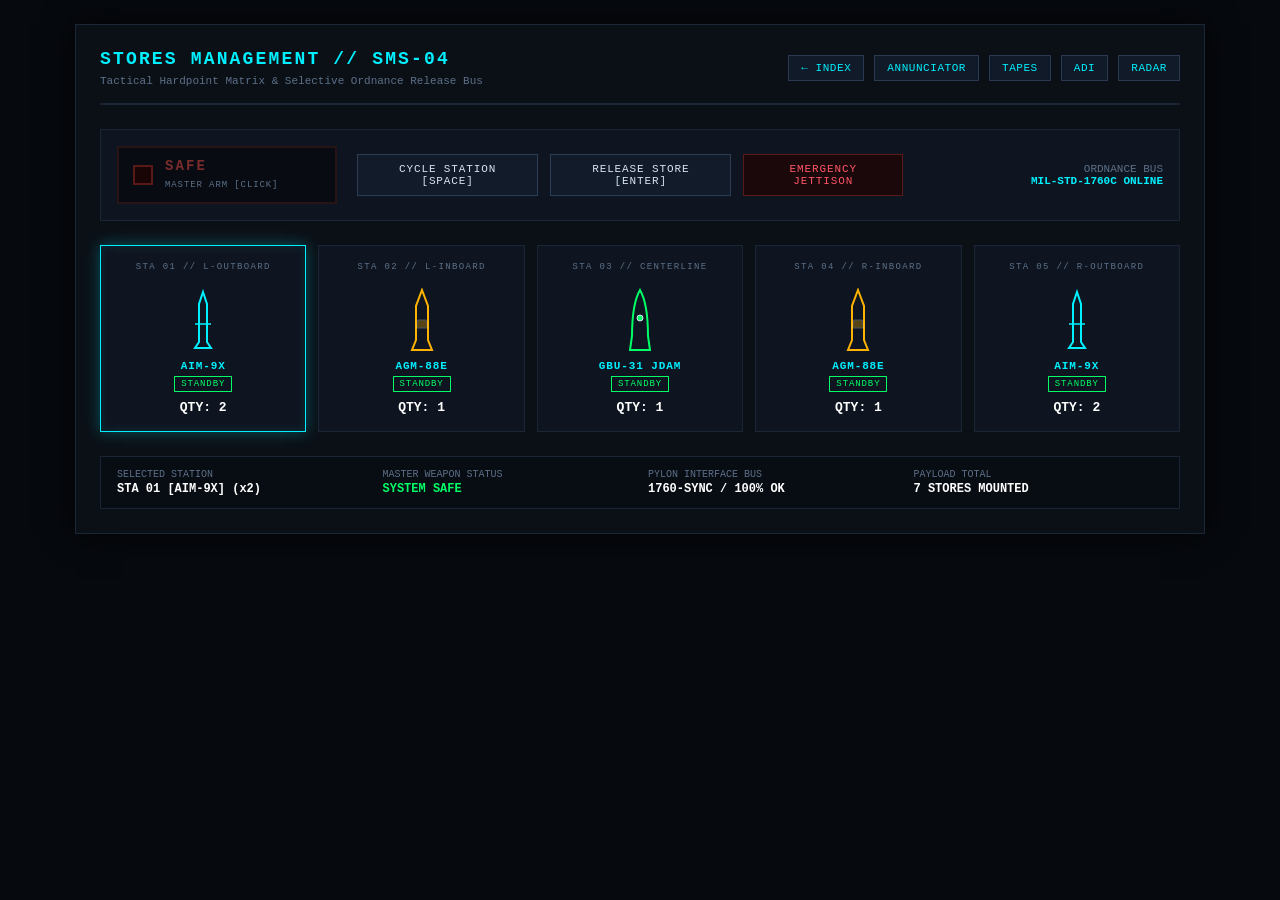
<file: sms.html>
<!DOCTYPE html>
<html lang="en">
<head>
  <meta charset="UTF-8">
  <meta name="viewport" content="width=device-width, initial-scale=1.0">
  <title>MECHA-UI // SMS-04 Stores Management System</title>
  <link rel="stylesheet" href="mecha-ui.css">
  <link rel="stylesheet" href="mecha-sms.css">
</head>
<body>
  <div class="sms-shell">
    <header class="sms-header">
      <div class="sms-title-block">
        <h1>STORES MANAGEMENT // SMS-04</h1>
        <p>Tactical Hardpoint Matrix & Selective Ordnance Release Bus</p>
      </div>
      <div class="top-nav">
        <a href="index.html">← INDEX</a>
        <a href="warn.html">ANNUNCIATOR</a>
        <a href="tapes.html">TAPES</a>
        <a href="adi.html">ADI</a>
        <a href="radar.html">RADAR</a>
      </div>
    </header>

    <!-- MASTER CONTROLLER STRIP -->
    <div class="sms-master-bar">
      <div class="master-arm-switch" id="masterArmToggle">
        <div class="arm-toggle-indicator"></div>
        <div class="arm-label">
          <span class="main-txt">SAFE</span>
          <span class="sub-txt">MASTER ARM [CLICK]</span>
        </div>
      </div>

      <div class="action-cluster">
        <button class="sms-btn" id="stepPylonBtn">CYCLE STATION [SPACE]</button>
        <button class="sms-btn" id="releaseBtn">RELEASE STORE [ENTER]</button>
        <button class="sms-btn sms-btn-jettison" id="jettisonBtn">EMERGENCY JETTISON</button>
      </div>

      <div style="text-align: right; font-size: 11px;">
        <span style="color: var(--sms-text-dim); display: block;">ORDNANCE BUS</span>
        <span style="font-weight: 700; color: var(--sms-cyan);" id="busStatus">MIL-STD-1760C ONLINE</span>
      </div>
    </div>

    <!-- 5 HARDPOINT PYLON STATIONS -->
    <div class="stations-container" id="stationsContainer">
      <!-- STATION 1 (OUTBOARD L) -->
      <div class="pylon-station selected" data-station="1" data-type="AIM-9X" data-qty="2">
        <span class="station-id">STA 01 // L-OUTBOARD</span>
        <div class="station-glyph">
          <svg viewBox="0 0 32 64" fill="none" stroke="currentColor">
            <path d="M16 4 L20 16 L20 54 L24 60 L8 60 L12 54 L12 16 Z" stroke="#00f0ff" stroke-width="2"/>
            <line x1="8" y1="36" x2="24" y2="36" stroke="#00f0ff" stroke-width="1.5"/>
          </svg>
        </div>
        <div class="ordnance-name">AIM-9X</div>
        <span class="ordnance-status status-rdy">STANDBY</span>
        <span class="station-qty">QTY: 2</span>
      </div>

      <!-- STATION 2 (INBOARD L) -->
      <div class="pylon-station" data-station="2" data-type="AGM-88E" data-qty="1">
        <span class="station-id">STA 02 // L-INBOARD</span>
        <div class="station-glyph">
          <svg viewBox="0 0 32 64" fill="none" stroke="currentColor">
            <path d="M16 2 L22 18 L22 52 L26 62 L6 62 L10 52 L10 18 Z" stroke="#ffb300" stroke-width="2"/>
            <polygon points="12,32 20,32 22,40 10,40" fill="#ffb300" opacity="0.3"/>
          </svg>
        </div>
        <div class="ordnance-name">AGM-88E</div>
        <span class="ordnance-status status-rdy">STANDBY</span>
        <span class="station-qty">QTY: 1</span>
      </div>

      <!-- STATION 3 (CENTERLINE) -->
      <div class="pylon-station" data-station="3" data-type="GBU-31" data-qty="1">
        <span class="station-id">STA 03 // CENTERLINE</span>
        <div class="station-glyph">
          <svg viewBox="0 0 32 64" fill="none" stroke="currentColor">
            <path d="M16 2 Q24 16 24 48 L26 62 L6 62 L8 48 Q8 16 16 2 Z" stroke="#00ff66" stroke-width="2"/>
            <circle cx="16" cy="30" r="3" fill="#00ff66"/>
          </svg>
        </div>
        <div class="ordnance-name">GBU-31 JDAM</div>
        <span class="ordnance-status status-rdy">STANDBY</span>
        <span class="station-qty">QTY: 1</span>
      </div>

      <!-- STATION 4 (INBOARD R) -->
      <div class="pylon-station" data-station="4" data-type="AGM-88E" data-qty="1">
        <span class="station-id">STA 04 // R-INBOARD</span>
        <div class="station-glyph">
          <svg viewBox="0 0 32 64" fill="none" stroke="currentColor">
            <path d="M16 2 L22 18 L22 52 L26 62 L6 62 L10 52 L10 18 Z" stroke="#ffb300" stroke-width="2"/>
            <polygon points="12,32 20,32 22,40 10,40" fill="#ffb300" opacity="0.3"/>
          </svg>
        </div>
        <div class="ordnance-name">AGM-88E</div>
        <span class="ordnance-status status-rdy">STANDBY</span>
        <span class="station-qty">QTY: 1</span>
      </div>

      <!-- STATION 5 (OUTBOARD R) -->
      <div class="pylon-station" data-station="5" data-type="AIM-9X" data-qty="2">
        <span class="station-id">STA 05 // R-OUTBOARD</span>
        <div class="station-glyph">
          <svg viewBox="0 0 32 64" fill="none" stroke="currentColor">
            <path d="M16 4 L20 16 L20 54 L24 60 L8 60 L12 54 L12 16 Z" stroke="#00f0ff" stroke-width="2"/>
            <line x1="8" y1="36" x2="24" y2="36" stroke="#00f0ff" stroke-width="1.5"/>
          </svg>
        </div>
        <div class="ordnance-name">AIM-9X</div>
        <span class="ordnance-status status-rdy">STANDBY</span>
        <span class="station-qty">QTY: 2</span>
      </div>
    </div>

    <!-- TELEMETRY & WEAPONS INTERFACE STATUS -->
    <div class="sms-telemetry-bar">
      <div class="telem-box">
        <span class="lbl">SELECTED STATION</span>
        <span class="val" id="dispStation">STA 01 [AIM-9X]</span>
      </div>
      <div class="telem-box">
        <span class="lbl">MASTER WEAPON STATUS</span>
        <span class="val" id="dispArmState" style="color: var(--sms-green);">SYSTEM SAFE</span>
      </div>
      <div class="telem-box">
        <span class="lbl">PYLON INTERFACE BUS</span>
        <span class="val">1760-SYNC / 100% OK</span>
      </div>
      <div class="telem-box">
        <span class="lbl">PAYLOAD TOTAL</span>
        <span class="val" id="dispTotalPayload">7 STORES MOUNTED</span>
      </div>
    </div>
  </div>

  <script>
    // Web Audio tactical sound synthesizer
    const AudioCtx = window.AudioContext || window.webkitAudioContext;
    let audioCtx = null;

    function initAudio() {
      if (!audioCtx) {
        audioCtx = new AudioCtx();
      }
      if (audioCtx.state === 'suspended') {
        audioCtx.resume();
      }
    }

    function playTone(freq, type, duration, gainVal = 0.1) {
      initAudio();
      const osc = audioCtx.createOscillator();
      const gain = audioCtx.createGain();
      osc.type = type;
      osc.frequency.setValueAtTime(freq, audioCtx.currentTime);
      gain.gain.setValueAtTime(gainVal, audioCtx.currentTime);
      gain.gain.exponentialRampToValueAtTime(0.0001, audioCtx.currentTime + duration);
      osc.connect(gain);
      gain.connect(audioCtx.destination);
      osc.start();
      osc.stop(audioCtx.currentTime + duration);
    }

    let isArmed = false;
    let activeStationIndex = 0;
    const stations = Array.from(document.querySelectorAll('.pylon-station'));
    const armToggle = document.getElementById('masterArmToggle');
    const armLabel = armToggle.querySelector('.main-txt');
    const dispArmState = document.getElementById('dispArmState');
    const dispStation = document.getElementById('dispStation');
    const dispTotalPayload = document.getElementById('dispTotalPayload');

    function updateStationUI() {
      stations.forEach((st, idx) => {
        st.classList.toggle('selected', idx === activeStationIndex);
        const statusEl = st.querySelector('.ordnance-status');
        const qty = parseInt(st.getAttribute('data-qty'), 10);
        
        if (qty === 0) {
          st.classList.add('empty');
          statusEl.textContent = 'EMPTY';
          statusEl.className = 'ordnance-status status-empty';
        } else if (isArmed) {
          statusEl.textContent = 'ARMED';
          statusEl.className = 'ordnance-status status-armed';
        } else {
          statusEl.textContent = 'STANDBY';
          statusEl.className = 'ordnance-status status-rdy';
        }
      });

      const current = stations[activeStationIndex];
      const type = current.getAttribute('data-type');
      const stNum = current.getAttribute('data-station');
      const qty = current.getAttribute('data-qty');
      dispStation.textContent = `STA 0${stNum} [${type}] (x${qty})`;

      let total = 0;
      stations.forEach(s => total += parseInt(s.getAttribute('data-qty'), 10));
      dispTotalPayload.textContent = `${total} STORES MOUNTED`;
    }

    function toggleMasterArm() {
      isArmed = !isArmed;
      armToggle.classList.toggle('armed', isArmed);
      if (isArmed) {
        armLabel.textContent = 'ARMED';
        dispArmState.textContent = 'HOT // WEAPONS FREE';
        dispArmState.style.color = 'var(--sms-red)';
        playTone(880, 'sawtooth', 0.15, 0.15);
      } else {
        armLabel.textContent = 'SAFE';
        dispArmState.textContent = 'SYSTEM SAFE';
        dispArmState.style.color = 'var(--sms-green)';
        playTone(440, 'sine', 0.1, 0.1);
      }
      updateStationUI();
    }

    function cycleStation() {
      activeStationIndex = (activeStationIndex + 1) % stations.length;
      playTone(560, 'square', 0.05, 0.05);
      updateStationUI();
    }

    function releaseStore() {
      const current = stations[activeStationIndex];
      let qty = parseInt(current.getAttribute('data-qty'), 10);

      if (!isArmed) {
        playTone(220, 'sine', 0.25, 0.2);
        alert('INTERLOCK FAULT: CANNOT RELEASE STORE WHILE MASTER ARM IS SAFE');
        return;
      }

      if (qty > 0) {
        qty--;
        current.setAttribute('data-qty', qty);
        current.querySelector('.station-qty').textContent = `QTY: ${qty}`;
        playTone(180, 'triangle', 0.4, 0.3);
        updateStationUI();
      } else {
        playTone(150, 'sawtooth', 0.2, 0.2);
      }
    }

    function emergencyJettison() {
      stations.forEach(st => {
        st.setAttribute('data-qty', 0);
        st.querySelector('.station-qty').textContent = 'QTY: 0';
      });
      playTone(120, 'sawtooth', 0.6, 0.3);
      updateStationUI();
    }

    armToggle.addEventListener('click', toggleMasterArm);
    document.getElementById('stepPylonBtn').addEventListener('click', cycleStation);
    document.getElementById('releaseBtn').addEventListener('click', releaseStore);
    document.getElementById('jettisonBtn').addEventListener('click', emergencyJettison);

    stations.forEach((st, idx) => {
      st.addEventListener('click', () => {
        activeStationIndex = idx;
        playTone(560, 'square', 0.05, 0.05);
        updateStationUI();
      });
    });

    window.addEventListener('keydown', (e) => {
      if (e.code === 'Space') {
        e.preventDefault();
        cycleStation();
      } else if (e.code === 'Enter') {
        e.preventDefault();
        releaseStore();
      }
    });

    updateStationUI();
  </script>
</body>
</html>
</file>
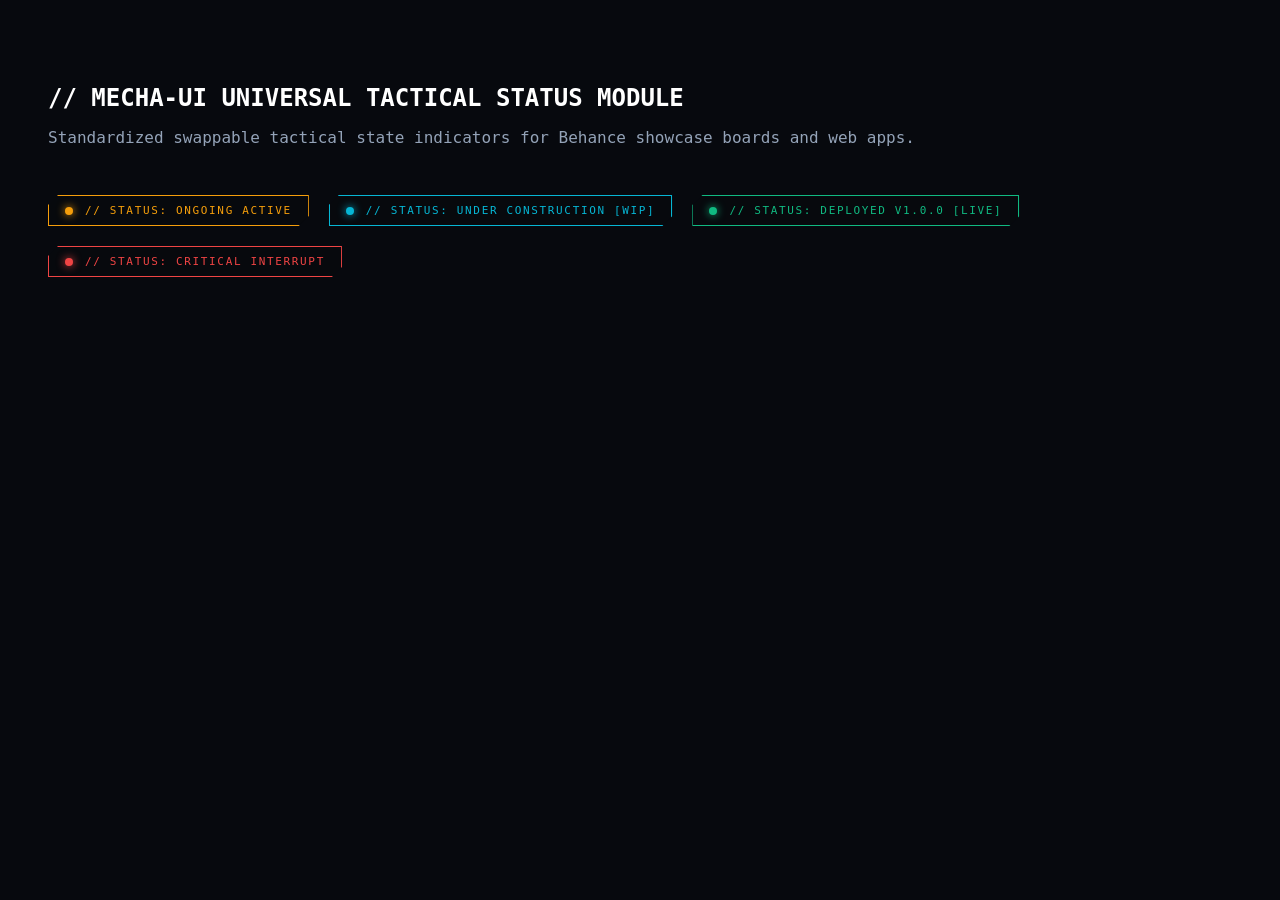
<file: status.html>
<!DOCTYPE html>
<html lang="en">
<head>
  <meta charset="UTF-8">
  <meta name="viewport" content="width=device-width, initial-scale=1.0">
  <title>MECHA-UI // Universal Tactical Status Module Demo</title>
  <link rel="stylesheet" href="mecha-ui.css">
  <link rel="stylesheet" href="snippets/mecha-status.css">
  <style>
    body {
      background: #07090e;
      color: #94a3b8;
      font-family: 'JetBrains Mono', monospace;
      padding: 60px 40px;
      display: flex;
      flex-direction: column;
      gap: 32px;
      align-items: flex-start;
    }
    h1 {
      color: #fff;
      font-size: 24px;
      margin-bottom: 8px;
    }
    .demo-group {
      display: flex;
      gap: 20px;
      flex-wrap: wrap;
    }
  </style>
</head>
<body>
  <div>
    <h1>// MECHA-UI UNIVERSAL TACTICAL STATUS MODULE</h1>
    <p>Standardized swappable tactical state indicators for Behance showcase boards and web apps.</p>
  </div>

  <div class="demo-group">
    <div class="mecha-status-module status-ongoing">// STATUS: ONGOING ACTIVE</div>
    <div class="mecha-status-module status-wip">// STATUS: UNDER CONSTRUCTION [WIP]</div>
    <div class="mecha-status-module status-deployed">// STATUS: DEPLOYED v1.0.0 [LIVE]</div>
    <div class="mecha-status-module status-critical">// STATUS: CRITICAL INTERRUPT</div>
  </div>
</body>
</html>
</file>
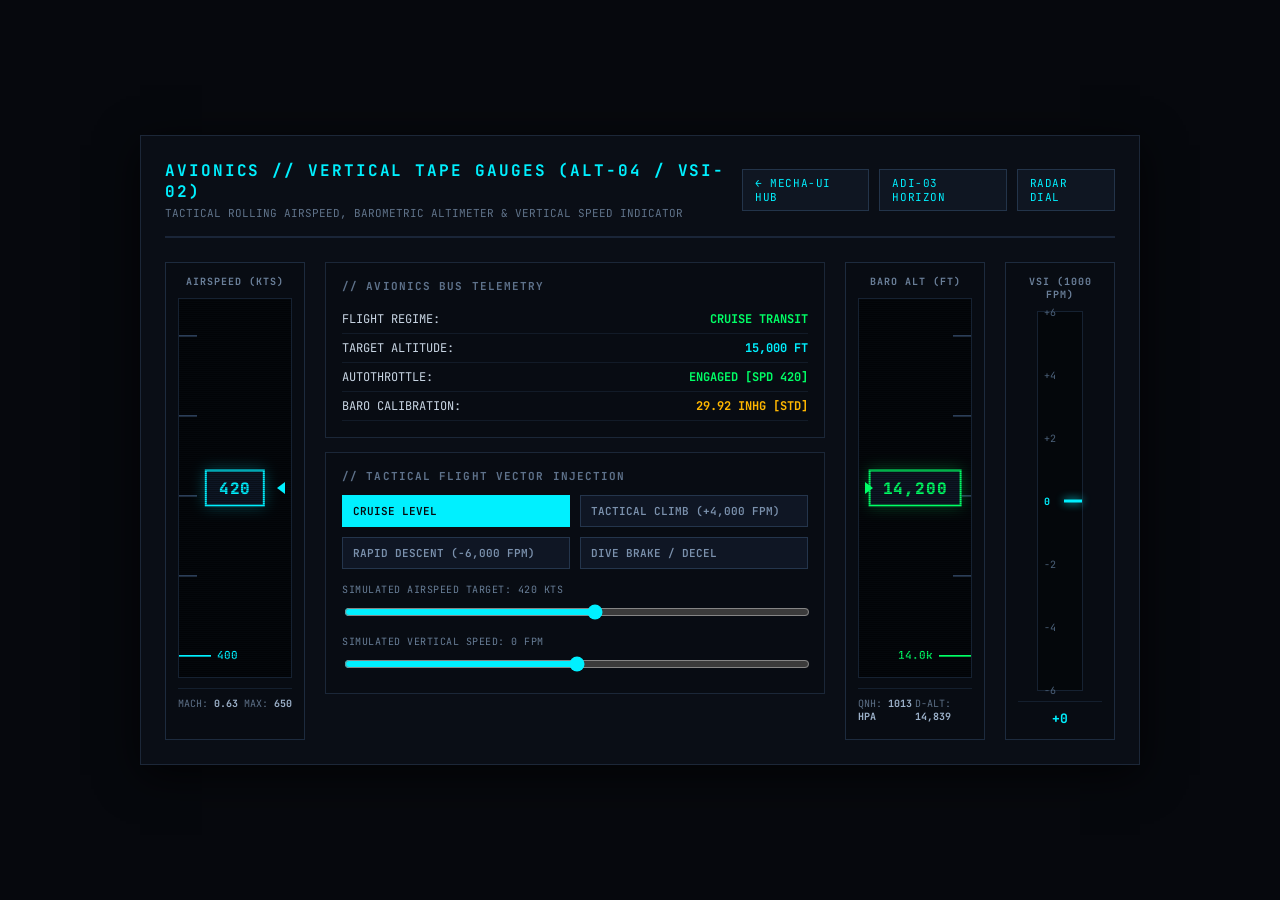
<file: tapes.html>
<!DOCTYPE html>
<html lang="en">
<head>
  <meta charset="UTF-8">
  <meta name="viewport" content="width=device-width, initial-scale=1.0">
  <title>MECHA-UI // AVIONICS TAPE GAUGES (ALT-04 & VSI-02)</title>
  <link rel="stylesheet" href="mecha-tapes.css">
</head>
<body>
  <div class="tape-shell">
    <div class="tape-header">
      <div>
        <h2 style="margin:0; font-size:16px; color:#00f0ff; letter-spacing:0.12em; text-transform:uppercase;">
          AVIONICS // VERTICAL TAPE GAUGES (ALT-04 / VSI-02)
        </h2>
        <div style="font-size:11px; color:#60738a; margin-top:4px;">
          TACTICAL ROLLING AIRSPEED, BAROMETRIC ALTIMETER & VERTICAL SPEED INDICATOR
        </div>
      </div>
      <div class="nav-links">
        <a href="index.html" class="nav-btn">← MECHA-UI HUB</a>
        <a href="adi.html" class="nav-btn">ADI-03 HORIZON</a>
        <a href="radar.html" class="nav-btn">RADAR DIAL</a>
      </div>
    </div>

    <div class="instrument-bay">
      <!-- AIRSPEED TAPE -->
      <div class="tape-column" id="spd-col">
        <div class="tape-title">AIRSPEED (KTS)</div>
        <div class="tape-viewport">
          <div class="tape-ladder" id="spd-ladder"></div>
          <div class="tape-bug-window" id="spd-readout">420</div>
          <div class="tape-pointer"></div>
        </div>
        <div class="tape-subdata">
          <span>MACH: <strong id="mach-readout">0.64</strong></span>
          <span>MAX: <strong>650</strong></span>
        </div>
      </div>

      <!-- CENTER VECTOR STATUS -->
      <div class="vector-hud">
        <div class="hud-box">
          <div class="hud-box-label">// AVIONICS BUS TELEMETRY</div>
          <div class="hud-data-row">
            <span>FLIGHT REGIME:</span>
            <span class="hud-val-green" id="regime-val">CRUISE TRANSIT</span>
          </div>
          <div class="hud-data-row">
            <span>TARGET ALTITUDE:</span>
            <span class="hud-val-cyan" id="target-alt-val">15,000 FT</span>
          </div>
          <div class="hud-data-row">
            <span>AUTOTHROTTLE:</span>
            <span class="hud-val-green">ENGAGED [SPD 420]</span>
          </div>
          <div class="hud-data-row">
            <span>BARO CALIBRATION:</span>
            <span class="hud-val-amber">29.92 INHG [STD]</span>
          </div>
        </div>

        <div class="hud-box" style="margin-top: 14px;">
          <div class="hud-box-label">// TACTICAL FLIGHT VECTOR INJECTION</div>
          <div class="tape-controls-grid">
            <button class="t-btn active" id="btn-cruise">CRUISE LEVEL</button>
            <button class="t-btn" id="btn-climb">TACTICAL CLIMB (+4,000 FPM)</button>
            <button class="t-btn" id="btn-dive">RAPID DESCENT (-6,000 FPM)</button>
            <button class="t-btn" id="btn-break">DIVE BRAKE / DECEL</button>
          </div>
          <div style="margin-top: 14px;">
            <label class="control-label">SIMULATED AIRSPEED TARGET: <span id="manual-spd-lbl">420 KTS</span></label>
            <input type="range" min="150" max="650" value="420" class="mecha-slider" id="slider-spd">
          </div>
          <div style="margin-top: 10px;">
            <label class="control-label">SIMULATED VERTICAL SPEED: <span id="manual-vsi-lbl">0 FPM</span></label>
            <input type="range" min="-6000" max="6000" step="100" value="0" class="mecha-slider" id="slider-vsi">
          </div>
        </div>
      </div>

      <!-- ALTIMETER TAPE -->
      <div class="tape-column" id="alt-col">
        <div class="tape-title">BARO ALT (FT)</div>
        <div class="tape-viewport">
          <div class="tape-ladder" id="alt-ladder"></div>
          <div class="tape-bug-window" id="alt-readout">14,200</div>
          <div class="tape-pointer right"></div>
        </div>
        <div class="tape-subdata">
          <span>QNH: <strong>1013 HPA</strong></span>
          <span>D-ALT: <strong id="dalt-readout">14,850</strong></span>
        </div>
      </div>

      <!-- VERTICAL SPEED (VSI) TAPE -->
      <div class="vsi-column">
        <div class="tape-title">VSI (1000 FPM)</div>
        <div class="vsi-scale">
          <div class="vsi-mark" style="top:0%">+6</div>
          <div class="vsi-mark" style="top:16.6%">+4</div>
          <div class="vsi-mark" style="top:33.3%">+2</div>
          <div class="vsi-mark zero" style="top:50%">0</div>
          <div class="vsi-mark" style="top:66.6%">-2</div>
          <div class="vsi-mark" style="top:83.3%">-4</div>
          <div class="vsi-mark" style="top:100%">-6</div>
          <div class="vsi-needle" id="vsi-needle"></div>
        </div>
        <div class="vsi-readout" id="vsi-val">0</div>
      </div>
    </div>
  </div>

  <script>
    let curSpd = 420;
    let targetSpd = 420;
    let curAlt = 14200;
    let curVsi = 0;
    let targetVsi = 0;

    const spdLadder = document.getElementById('spd-ladder');
    const altLadder = document.getElementById('alt-ladder');
    const spdReadout = document.getElementById('spd-readout');
    const altReadout = document.getElementById('alt-readout');
    const machReadout = document.getElementById('mach-readout');
    const daltReadout = document.getElementById('dalt-readout');
    const vsiNeedle = document.getElementById('vsi-needle');
    const vsiVal = document.getElementById('vsi-val');
    const regimeVal = document.getElementById('regime-val');

    // Build Airspeed Ladder (100 to 700 kts in 10-knot intervals)
    for (let s = 100; s <= 700; s += 10) {
      const mark = document.createElement('div');
      mark.className = 'ladder-tick' + (s % 50 === 0 ? ' major' : '');
      mark.style.bottom = `${(s - 100) * 8}px`;
      if (s % 50 === 0) {
        const lbl = document.createElement('span');
        lbl.className = 'tick-label';
        lbl.textContent = s;
        mark.appendChild(lbl);
      }
      spdLadder.appendChild(mark);
    }

    // Build Altitude Ladder (8,000 to 22,000 ft in 100-ft intervals)
    for (let a = 8000; a <= 22000; a += 100) {
      const mark = document.createElement('div');
      mark.className = 'ladder-tick right' + (a % 500 === 0 ? ' major' : '');
      mark.style.bottom = `${(a - 8000) * 0.8}px`;
      if (a % 500 === 0) {
        const lbl = document.createElement('span');
        lbl.className = 'tick-label right';
        lbl.textContent = (a / 1000).toFixed(1) + 'k';
        mark.appendChild(lbl);
      }
      altLadder.appendChild(mark);
    }

    function updateInstruments() {
      // Physics easing
      curSpd += (targetSpd - curSpd) * 0.08;
      curVsi += (targetVsi - curVsi) * 0.08;
      curAlt += (curVsi / 60) * 0.05;

      // Airspeed update
      const spdOffset = (curSpd - 100) * 8 - 180;
      spdLadder.style.transform = `translateY(${spdOffset}px)`;
      spdReadout.textContent = Math.round(curSpd);
      machReadout.textContent = (curSpd / 661.47).toFixed(2);

      // Altitude update
      const altOffset = (curAlt - 8000) * 0.8 - 180;
      altLadder.style.transform = `translateY(${altOffset}px)`;
      altReadout.textContent = Math.round(curAlt).toLocaleString();
      daltReadout.textContent = Math.round(curAlt * 1.045).toLocaleString();

      // VSI update (-6000 to +6000 mapped to top: 100% to 0%)
      const vsiClamp = Math.max(-6000, Math.min(6000, curVsi));
      const vsiPct = 50 - (vsiClamp / 6000) * 50;
      vsiNeedle.style.top = `${vsiPct}%`;
      vsiVal.textContent = (curVsi >= 0 ? '+' : '') + Math.round(curVsi);

      requestAnimationFrame(updateInstruments);
    }
    requestAnimationFrame(updateInstruments);

    // Event controls
    const sliderSpd = document.getElementById('slider-spd');
    const sliderVsi = document.getElementById('slider-vsi');
    const manualSpdLbl = document.getElementById('manual-spd-lbl');
    const manualVsiLbl = document.getElementById('manual-vsi-lbl');

    sliderSpd.addEventListener('input', (e) => {
      targetSpd = parseFloat(e.target.value);
      manualSpdLbl.textContent = `${targetSpd} KTS`;
      clearActiveButtons();
    });

    sliderVsi.addEventListener('input', (e) => {
      targetVsi = parseFloat(e.target.value);
      manualVsiLbl.textContent = `${targetVsi} FPM`;
      clearActiveButtons();
      regimeVal.textContent = targetVsi > 100 ? 'RAPID ASCENT' : (targetVsi < -100 ? 'PENETRATION DESCENT' : 'CRUISE LEVEL');
    });

    function clearActiveButtons() {
      document.querySelectorAll('.t-btn').forEach(b => b.classList.remove('active'));
    }

    document.getElementById('btn-cruise').addEventListener('click', () => {
      clearActiveButtons();
      document.getElementById('btn-cruise').classList.add('active');
      targetSpd = 420;
      targetVsi = 0;
      sliderSpd.value = 420;
      sliderVsi.value = 0;
      manualSpdLbl.textContent = '420 KTS';
      manualVsiLbl.textContent = '0 FPM';
      regimeVal.textContent = 'CRUISE TRANSIT';
    });

    document.getElementById('btn-climb').addEventListener('click', () => {
      clearActiveButtons();
      document.getElementById('btn-climb').classList.add('active');
      targetSpd = 380;
      targetVsi = 4000;
      sliderSpd.value = 380;
      sliderVsi.value = 4000;
      manualSpdLbl.textContent = '380 KTS';
      manualVsiLbl.textContent = '+4000 FPM';
      regimeVal.textContent = 'TACTICAL CLIMB';
    });

    document.getElementById('btn-dive').addEventListener('click', () => {
      clearActiveButtons();
      document.getElementById('btn-dive').classList.add('active');
      targetSpd = 540;
      targetVsi = -5500;
      sliderSpd.value = 540;
      sliderVsi.value = -5500;
      manualSpdLbl.textContent = '540 KTS';
      manualVsiLbl.textContent = '-5500 FPM';
      regimeVal.textContent = 'RAPID DESCENT';
    });

    document.getElementById('btn-break').addEventListener('click', () => {
      clearActiveButtons();
      document.getElementById('btn-break').classList.add('active');
      targetSpd = 210;
      targetVsi = -800;
      sliderSpd.value = 210;
      sliderVsi.value = -800;
      manualSpdLbl.textContent = '210 KTS';
      manualVsiLbl.textContent = '-800 FPM';
      regimeVal.textContent = 'DIVE BRAKE / APPROACH';
    });
  </script>
</body>
</html>
</file>
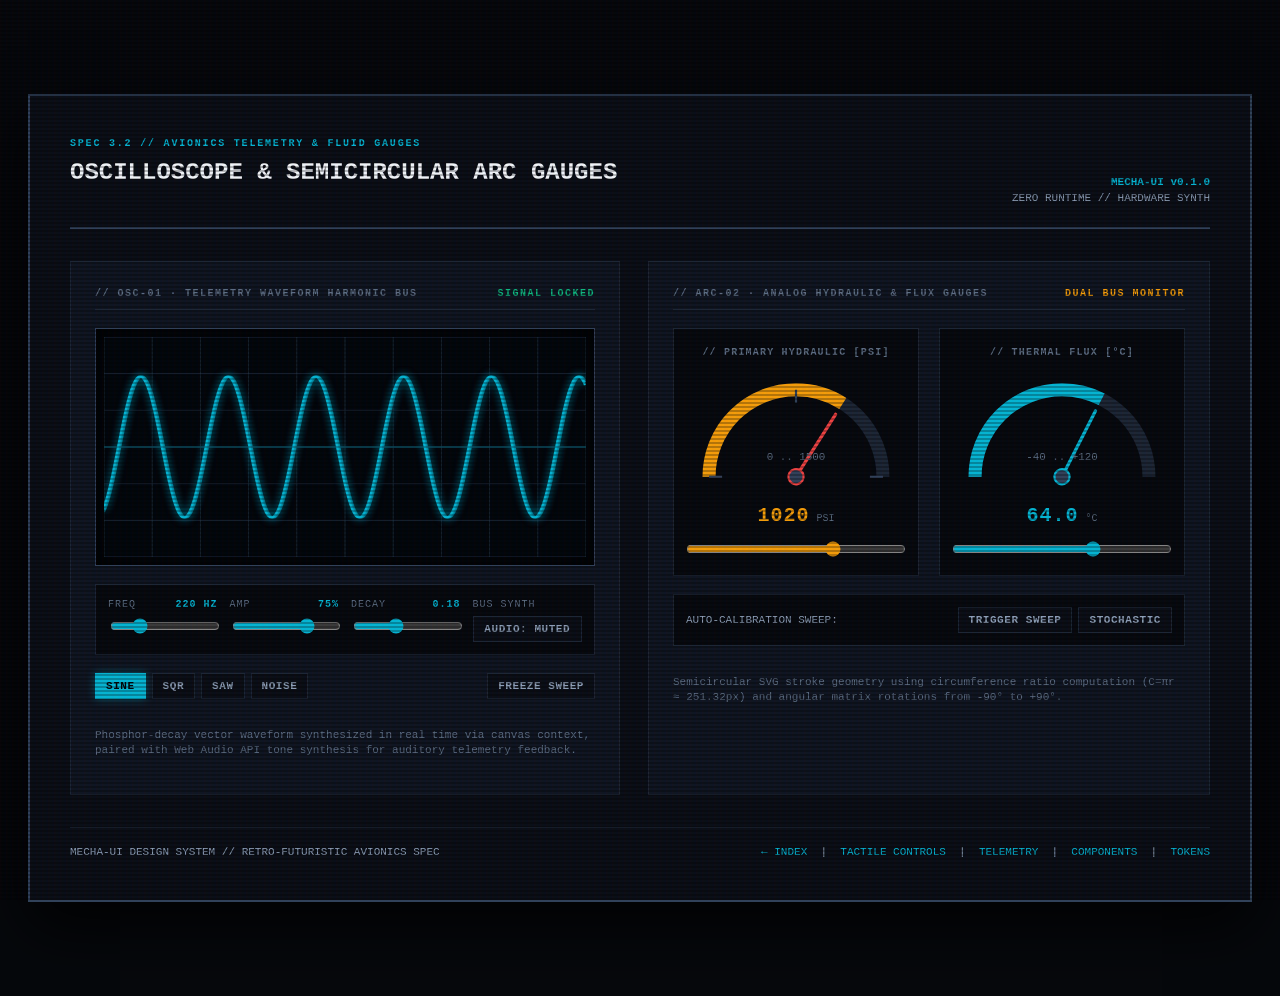
<file: telemetry.html>
<!DOCTYPE html>
<html lang="en">
<head>
  <meta charset="UTF-8">
  <meta name="viewport" content="width=device-width, initial-scale=1.0">
  <title>MECHA-UI // Telemetry Wave Generator & Arc Gauges</title>
  <link rel="stylesheet" href="mecha-ui.css">
  <link rel="stylesheet" href="snippets/mecha-status.css">
  <style>
    body {
      background-color: var(--bg-void);
      color: var(--text-main);
      font-family: var(--font-mono);
      font-size: 13px;
      line-height: 1.5;
      padding: 40px 20px;
      display: flex;
      justify-content: center;
      align-items: center;
      min-height: 100vh;
      overflow-x: hidden;
      position: relative;
    }

    .crt-overlay {
      position: fixed;
      inset: 0;
      pointer-events: none;
      z-index: 9999;
      background: linear-gradient(rgba(18, 16, 16, 0) 50%, rgba(0, 0, 0, 0.3) 50%), linear-gradient(90deg, rgba(255, 0, 0, 0.03), rgba(0, 255, 0, 0.01), rgba(0, 0, 255, 0.03));
      background-size: 100% 4px, 6px 100%;
      opacity: 0.85;
    }

    .board-frame {
      width: 1240px;
      background: var(--bg-panel);
      border: 2px solid var(--border-bright);
      padding: 40px;
      position: relative;
      box-shadow: 0 25px 60px rgba(0, 0, 0, 0.85);
    }

    .header-row {
      display: flex;
      justify-content: space-between;
      align-items: flex-end;
      border-bottom: 2px solid var(--border-bright);
      padding-bottom: 20px;
      margin-bottom: 32px;
    }

    .telemetry-grid {
      display: grid;
      grid-template-columns: 1.1fr 1fr;
      gap: 28px;
    }

    @media (max-width: 980px) {
      .telemetry-grid {
        grid-template-columns: 1fr;
      }
      .board-frame {
        width: 100%;
        padding: 20px;
      }
    }

    .panel-card {
      background: var(--bg-card, #101622);
      border: 1px solid var(--border-dim);
      padding: 24px;
      display: flex;
      flex-direction: column;
      gap: 18px;
    }

    .card-label {
      font-size: 10px;
      font-weight: 700;
      letter-spacing: 0.15em;
      text-transform: uppercase;
      color: var(--text-muted, #8ea0b8);
      border-bottom: 1px solid var(--border-dim);
      padding-bottom: 8px;
      display: flex;
      justify-content: space-between;
      align-items: center;
    }

    .oscilloscope-screen {
      position: relative;
      background: #03070b;
      border: 1px solid var(--border-bright);
      padding: 8px;
      box-shadow: inset 0 0 24px rgba(0,0,0,0.9);
    }

    canvas#osc-canvas {
      display: block;
      width: 100%;
      height: 220px;
      background: #04080e;
    }

    .controls-toolbar {
      display: grid;
      grid-template-columns: repeat(4, 1fr);
      gap: 12px;
      background: var(--bg-inset, #0e141f);
      border: 1px solid var(--border-dim);
      padding: 12px;
    }

    @media (max-width: 600px) {
      .controls-toolbar {
        grid-template-columns: 1fr 1fr;
      }
    }

    .param-group {
      display: flex;
      flex-direction: column;
      gap: 4px;
    }

    .param-group label {
      font-size: 10px;
      letter-spacing: 0.1em;
      color: var(--text-muted, #8ea0b8);
      text-transform: uppercase;
      display: flex;
      justify-content: space-between;
    }

    .param-group label .val-num {
      color: var(--telemetry-cyan);
      font-weight: 700;
    }

    .tactical-btn-group {
      display: flex;
      gap: 6px;
      flex-wrap: wrap;
    }

    .tactical-btn {
      background: var(--bg-panel);
      border: 1px solid var(--border-dim);
      color: var(--text-main);
      font-family: var(--font-mono);
      font-size: 11px;
      font-weight: 700;
      padding: 6px 10px;
      cursor: pointer;
      user-select: none;
      transition: all 0.15s ease;
      letter-spacing: 0.05em;
      text-align: center;
    }

    .tactical-btn:hover {
      border-color: var(--telemetry-cyan);
      color: var(--text-bright);
    }

    .tactical-btn.active {
      background: var(--telemetry-cyan);
      color: #03070b;
      border-color: var(--telemetry-cyan);
      box-shadow: 0 0 10px rgba(6, 182, 212, 0.4);
    }

    .gauges-container {
      display: grid;
      grid-template-columns: 1fr 1fr;
      gap: 20px;
      align-items: center;
    }

    @media (max-width: 600px) {
      .gauges-container {
        grid-template-columns: 1fr;
      }
    }

    .gauge-wrapper {
      background: var(--bg-inset, #0e141f);
      border: 1px solid var(--border-dim);
      padding: 16px 12px;
      display: flex;
      flex-direction: column;
      align-items: center;
      gap: 8px;
    }

    .gauge-title {
      font-size: 10px;
      font-weight: 700;
      letter-spacing: 0.12em;
      color: var(--text-muted, #8ea0b8);
    }

    .gauge-svg {
      width: 220px;
      height: 125px;
      display: block;
    }

    .gauge-readout {
      text-align: center;
      font-size: 12px;
      color: var(--text-muted, #8ea0b8);
    }

    .gauge-readout .primary-num {
      font-size: 20px;
      font-weight: 800;
      color: var(--text-bright);
      letter-spacing: 0.05em;
    }

    .gauge-slider {
      width: 100%;
      accent-color: var(--tactical-amber);
      cursor: pointer;
    }

    .nav-strip {
      margin-top: 32px;
      padding-top: 16px;
      border-top: 1px solid var(--border-dim);
      display: flex;
      justify-content: space-between;
      font-size: 11px;
    }

    .nav-strip a {
      color: var(--telemetry-cyan);
      text-decoration: none;
    }
    .nav-strip a:hover {
      text-decoration: underline;
    }
  </style>
</head>
<body>

  <div class="crt-overlay"></div>

  <div class="board-frame">
    <header class="header-row">
      <div>
        <div style="font-size:10px; color:var(--telemetry-cyan); font-weight:800; letter-spacing:0.18em; text-transform:uppercase;">
          SPEC 3.2 // AVIONICS TELEMETRY & FLUID GAUGES
        </div>
        <h1 style="font-size:24px; color:var(--text-bright); margin-top:4px;">OSCILLOSCOPE & SEMICIRCULAR ARC GAUGES</h1>
      </div>
      <div style="text-align:right; font-size:11px;">
        <div style="color:var(--telemetry-cyan); font-weight:700;">MECHA-UI v0.1.0</div>
        <div>ZERO RUNTIME // HARDWARE SYNTH</div>
      </div>
    </header>

    <div class="telemetry-grid">

      <!-- LEFT: Telemetry Waveform Generator / Oscilloscope -->
      <div class="panel-card">
        <div class="card-label">
          <span>// OSC-01 · TELEMETRY WAVEFORM HARMONIC BUS</span>
          <span id="osc-status" style="color:var(--system-emerald);">SIGNAL LOCKED</span>
        </div>

        <div class="oscilloscope-screen">
          <canvas id="osc-canvas" width="600" height="220"></canvas>
        </div>

        <div class="controls-toolbar">
          <div class="param-group">
            <label>FREQ <span class="val-num" id="val-freq-text">220 Hz</span></label>
            <input type="range" class="gauge-slider" id="slider-freq" min="20" max="880" value="220" style="accent-color:var(--telemetry-cyan);">
          </div>
          <div class="param-group">
            <label>AMP <span class="val-num" id="val-amp-text">75%</span></label>
            <input type="range" class="gauge-slider" id="slider-amp" min="10" max="100" value="75" style="accent-color:var(--telemetry-cyan);">
          </div>
          <div class="param-group">
            <label>DECAY <span class="val-num" id="val-decay-text">0.18</span></label>
            <input type="range" class="gauge-slider" id="slider-decay" min="5" max="40" value="18" style="accent-color:var(--telemetry-cyan);">
          </div>
          <div class="param-group">
            <label>BUS SYNTH</label>
            <button class="tactical-btn" id="btn-audio" onclick="toggleAudioSynth()">AUDIO: MUTED</button>
          </div>
        </div>

        <div style="display:flex; justify-content:space-between; align-items:center; flex-wrap:wrap; gap:8px;">
          <div class="tactical-btn-group">
            <button class="tactical-btn active" onclick="setWaveform('sine', this)">SINE</button>
            <button class="tactical-btn" onclick="setWaveform('square', this)">SQR</button>
            <button class="tactical-btn" onclick="setWaveform('sawtooth', this)">SAW</button>
            <button class="tactical-btn" onclick="setWaveform('noise', this)">NOISE</button>
          </div>
          <button class="tactical-btn" id="btn-pause" onclick="toggleOscPause()">FREEZE SWEEP</button>
        </div>

        <p style="font-size:11px; color:var(--text-muted, #8ea0b8); line-height:1.4;">
          Phosphor-decay vector waveform synthesized in real time via canvas context, paired with Web Audio API tone synthesis for auditory telemetry feedback.
        </p>
      </div>

      <!-- RIGHT: Analog Semicircular Arc Gauges -->
      <div class="panel-card">
        <div class="card-label">
          <span>// ARC-02 · ANALOG HYDRAULIC & FLUX GAUGES</span>
          <span style="color:var(--tactical-amber);">DUAL BUS MONITOR</span>
        </div>

        <div class="gauges-container">
          
          <!-- Gauge 1: PSI Core Pressure -->
          <div class="gauge-wrapper">
            <div class="gauge-title">// PRIMARY HYDRAULIC [PSI]</div>
            <svg class="gauge-svg" viewBox="0 0 200 115" id="svg-gauge-psi" role="img" aria-label="Hydraulic Pressure Gauge">
              <!-- Background Arc -->
              <path d="M 20 100 A 80 80 0 0 1 180 100" fill="none" stroke="var(--border-dim)" stroke-width="12" stroke-linecap="butt" />
              <!-- Active Colored Arc -->
              <path id="arc-psi-active" d="M 20 100 A 80 80 0 0 1 180 100" fill="none" stroke="var(--tactical-amber)" stroke-width="12" stroke-linecap="butt" stroke-dasharray="251.32" stroke-dashoffset="80" style="transition: stroke-dashoffset 0.25s ease;" />
              <!-- Radial Tick Marks -->
              <line x1="20" y1="100" x2="32" y2="100" stroke="var(--border-bright)" stroke-width="2" />
              <line x1="100" y1="20" x2="100" y2="32" stroke="var(--border-bright)" stroke-width="2" />
              <line x1="180" y1="100" x2="168" y2="100" stroke="var(--border-bright)" stroke-width="2" />
              <!-- Dial Needle / Pointer -->
              <g id="needle-psi" style="transform-origin: 100px 100px; transform: rotate(-30deg); transition: transform 0.25s cubic-bezier(0.18, 0.89, 0.32, 1.28);">
                <line x1="100" y1="100" x2="100" y2="32" stroke="var(--alert-crimson)" stroke-width="3" stroke-linecap="round" />
                <circle cx="100" cy="100" r="7" fill="var(--border-bright)" stroke="var(--alert-crimson)" stroke-width="2" />
              </g>
              <text x="100" y="85" text-anchor="middle" font-family="var(--font-mono)" font-size="10" fill="var(--text-muted, #8ea0b8)">0 .. 1500</text>
            </svg>
            <div class="gauge-readout">
              <span class="primary-num" id="val-psi-num" style="color:var(--tactical-amber);">1020</span> <span style="font-size:10px; color:var(--text-muted, #8ea0b8);">PSI</span>
            </div>
            <input type="range" class="gauge-slider" id="slider-psi" min="0" max="1500" value="1020" oninput="updatePsiGauge(this.value)" aria-label="Adjust Hydraulic PSI">
          </div>

          <!-- Gauge 2: Radians / Thermal Flux -->
          <div class="gauge-wrapper">
            <div class="gauge-title">// THERMAL FLUX [°C]</div>
            <svg class="gauge-svg" viewBox="0 0 200 115" id="svg-gauge-temp" role="img" aria-label="Thermal Flux Gauge">
              <!-- Background Arc -->
              <path d="M 20 100 A 80 80 0 0 1 180 100" fill="none" stroke="var(--border-dim)" stroke-width="12" stroke-linecap="butt" />
              <!-- Active Colored Arc -->
              <path id="arc-temp-active" d="M 20 100 A 80 80 0 0 1 180 100" fill="none" stroke="var(--telemetry-cyan)" stroke-width="12" stroke-linecap="butt" stroke-dasharray="251.32" stroke-dashoffset="120" style="transition: stroke-dashoffset 0.25s ease;" />
              <!-- Dial Needle / Pointer -->
              <g id="needle-temp" style="transform-origin: 100px 100px; transform: rotate(10deg); transition: transform 0.25s cubic-bezier(0.18, 0.89, 0.32, 1.28);">
                <line x1="100" y1="100" x2="100" y2="32" stroke="var(--telemetry-cyan)" stroke-width="3" stroke-linecap="round" />
                <circle cx="100" cy="100" r="7" fill="var(--border-bright)" stroke="var(--telemetry-cyan)" stroke-width="2" />
              </g>
              <text x="100" y="85" text-anchor="middle" font-family="var(--font-mono)" font-size="10" fill="var(--text-muted, #8ea0b8)">-40 .. +120</text>
            </svg>
            <div class="gauge-readout">
              <span class="primary-num" id="val-temp-num" style="color:var(--telemetry-cyan);">64.5</span> <span style="font-size:10px; color:var(--text-muted, #8ea0b8);">°C</span>
            </div>
            <input type="range" class="gauge-slider" id="slider-temp" min="-40" max="120" value="64" style="accent-color:var(--telemetry-cyan);" oninput="updateTempGauge(this.value)" aria-label="Adjust Thermal Flux">
          </div>

        </div>

        <div style="background:var(--bg-inset, #0e141f); border:1px solid var(--border-dim); padding:12px; font-size:11px; display:flex; justify-content:space-between; align-items:center; flex-wrap:wrap; gap:8px;">
          <span>AUTO-CALIBRATION SWEEP:</span>
          <div class="tactical-btn-group">
            <button class="tactical-btn" onclick="triggerSweep()">TRIGGER SWEEP</button>
            <button class="tactical-btn" onclick="randomizeGauges()">STOCHASTIC</button>
          </div>
        </div>

        <p style="font-size:11px; color:var(--text-muted, #8ea0b8); line-height:1.4;">
          Semicircular SVG stroke geometry using circumference ratio computation (C=πr ≈ 251.32px) and angular matrix rotations from -90° to +90°.
        </p>
      </div>

    </div>

    <footer class="nav-strip">
      <div>MECHA-UI DESIGN SYSTEM // RETRO-FUTURISTIC AVIONICS SPEC</div>
      <div>
        <a href="index.html">← INDEX</a> &nbsp;|&nbsp; 
        <a href="controls.html">TACTILE CONTROLS</a> &nbsp;|&nbsp; 
        <a href="telemetry.html">TELEMETRY</a> &nbsp;|&nbsp; 
        <a href="components.html">COMPONENTS</a> &nbsp;|&nbsp; 
        <a href="tokens.html">TOKENS</a>
      </div>
    </footer>
  </div>

  <script>
    /* ==========================================================================
       OSCILLOSCOPE & WEB AUDIO GENERATOR
       ========================================================================== */
    const canvas = document.getElementById('osc-canvas');
    const ctx = canvas.getContext('2d');
    let width = canvas.width = canvas.offsetWidth;
    let height = canvas.height = canvas.offsetHeight;

    window.addEventListener('resize', () => {
      width = canvas.width = canvas.offsetWidth;
      height = canvas.height = canvas.offsetHeight;
    });

    let currentWaveform = 'sine';
    let isPaused = false;
    let phase = 0;
    let decayAlpha = 0.18;
    let audioEnabled = false;
    let audioCtx = null;
    let oscNode = null;
    let gainNode = null;

    const sliderFreq = document.getElementById('slider-freq');
    const sliderAmp = document.getElementById('slider-amp');
    const sliderDecay = document.getElementById('slider-decay');

    sliderFreq.addEventListener('input', (e) => {
      document.getElementById('val-freq-text').textContent = `${e.target.value} Hz`;
      if (oscNode && audioEnabled) {
        oscNode.frequency.setTargetAtTime(parseFloat(e.target.value), audioCtx.currentTime, 0.03);
      }
    });

    sliderAmp.addEventListener('input', (e) => {
      document.getElementById('val-amp-text').textContent = `${e.target.value}%`;
    });

    sliderDecay.addEventListener('input', (e) => {
      decayAlpha = parseFloat(e.target.value) / 100;
      document.getElementById('val-decay-text').textContent = decayAlpha.toFixed(2);
    });

    function setWaveform(type, btn) {
      currentWaveform = type;
      document.querySelectorAll('.tactical-btn-group .tactical-btn').forEach(b => b.classList.remove('active'));
      btn.classList.add('active');
      if (oscNode && audioEnabled) {
        if (type === 'noise') {
          oscNode.type = 'sawtooth';
        } else {
          oscNode.type = type;
        }
      }
    }

    function toggleOscPause() {
      isPaused = !isPaused;
      const btn = document.getElementById('btn-pause');
      const status = document.getElementById('osc-status');
      if (isPaused) {
        btn.textContent = 'RESUME SWEEP';
        btn.classList.add('active');
        status.textContent = 'SWEEP FROZEN';
        status.style.color = 'var(--tactical-amber)';
      } else {
        btn.textContent = 'FREEZE SWEEP';
        btn.classList.remove('active');
        status.textContent = 'SIGNAL LOCKED';
        status.style.color = 'var(--system-emerald)';
      }
    }

    function toggleAudioSynth() {
      const btn = document.getElementById('btn-audio');
      if (!audioEnabled) {
        if (!audioCtx) {
          audioCtx = new (window.AudioContext || window.webkitAudioContext)();
          oscNode = audioCtx.createOscillator();
          gainNode = audioCtx.createGain();
          oscNode.type = currentWaveform === 'noise' ? 'sawtooth' : currentWaveform;
          oscNode.frequency.setValueAtTime(parseFloat(sliderFreq.value), audioCtx.currentTime);
          gainNode.gain.setValueAtTime(0.04, audioCtx.currentTime);
          oscNode.connect(gainNode);
          gainNode.connect(audioCtx.destination);
          oscNode.start();
        } else if (audioCtx.state === 'suspended') {
          audioCtx.resume();
        }
        gainNode.gain.setTargetAtTime(0.04, audioCtx.currentTime, 0.05);
        audioEnabled = true;
        btn.textContent = 'AUDIO: ONLINE';
        btn.classList.add('active');
      } else {
        if (gainNode) {
          gainNode.gain.setTargetAtTime(0.0001, audioCtx.currentTime, 0.05);
        }
        audioEnabled = false;
        btn.textContent = 'AUDIO: MUTED';
        btn.classList.remove('active');
      }
    }

    function renderOscilloscope() {
      requestAnimationFrame(renderOscilloscope);
      if (isPaused) return;

      ctx.fillStyle = `rgba(4, 8, 14, ${decayAlpha})`;
      ctx.fillRect(0, 0, width, height);

      ctx.lineWidth = 1;
      ctx.strokeStyle = 'rgba(49, 66, 90, 0.25)';
      const stepX = width / 10;
      const stepY = height / 6;

      ctx.beginPath();
      for (let x = 0; x <= width; x += stepX) {
        ctx.moveTo(x, 0);
        ctx.lineTo(x, height);
      }
      for (let y = 0; y <= height; y += stepY) {
        ctx.moveTo(0, y);
        ctx.lineTo(width, y);
      }
      ctx.stroke();

      ctx.beginPath();
      ctx.strokeStyle = 'rgba(6, 182, 212, 0.35)';
      ctx.moveTo(0, height / 2);
      ctx.lineTo(width, height / 2);
      ctx.stroke();

      const freq = parseFloat(sliderFreq.value);
      const amp = (parseFloat(sliderAmp.value) / 100) * (height / 2 - 16);
      const cycles = (freq / 40);

      ctx.beginPath();
      ctx.lineWidth = 2.2;
      ctx.strokeStyle = currentWaveform === 'noise' ? '#ef4444' : '#06b6d4';
      ctx.shadowBlur = 8;
      ctx.shadowColor = currentWaveform === 'noise' ? 'rgba(239, 68, 68, 0.6)' : 'rgba(6, 182, 212, 0.6)';

      for (let x = 0; x < width; x++) {
        const t = (x / width) * cycles * 2 * Math.PI + phase;
        let yNorm = 0;

        if (currentWaveform === 'sine') {
          yNorm = Math.sin(t);
        } else if (currentWaveform === 'square') {
          yNorm = Math.sin(t) >= 0 ? 0.85 : -0.85;
        } else if (currentWaveform === 'sawtooth') {
          yNorm = (2 * ((t / (2 * Math.PI)) % 1)) - 1;
        } else if (currentWaveform === 'noise') {
          yNorm = (Math.random() * 2 - 1) * 0.9;
        }

        const y = height / 2 - (yNorm * amp);
        if (x === 0) ctx.moveTo(x, y);
        else ctx.lineTo(x, y);
      }
      ctx.stroke();
      ctx.shadowBlur = 0;

      phase += 0.08;
    }
    renderOscilloscope();

    /* ==========================================================================
       SEMICIRCULAR ARC GAUGES INTERACTION
       ========================================================================== */
    const ARC_CIRCUMFERENCE = 251.32;

    function updatePsiGauge(val) {
      const min = 0;
      const max = 1500;
      const norm = Math.max(0, Math.min(1, (val - min) / (max - min)));
      
      const offset = ARC_CIRCUMFERENCE * (1 - norm);
      document.getElementById('arc-psi-active').style.strokeDashoffset = offset;

      const deg = -90 + (norm * 180);
      document.getElementById('needle-psi').style.transform = `rotate(${deg}deg)`;
      document.getElementById('val-psi-num').textContent = Math.round(val);
    }

    function updateTempGauge(val) {
      const min = -40;
      const max = 120;
      const norm = Math.max(0, Math.min(1, (val - min) / (max - min)));

      const offset = ARC_CIRCUMFERENCE * (1 - norm);
      const arc = document.getElementById('arc-temp-active');
      arc.style.strokeDashoffset = offset;

      if (val > 95) {
        arc.style.stroke = 'var(--alert-crimson)';
      } else if (val > 75) {
        arc.style.stroke = 'var(--tactical-amber)';
      } else {
        arc.style.stroke = 'var(--telemetry-cyan)';
      }

      const deg = -90 + (norm * 180);
      document.getElementById('needle-temp').style.transform = `rotate(${deg}deg)`;
      document.getElementById('val-temp-num').textContent = parseFloat(val).toFixed(1);
    }

    function triggerSweep() {
      let step = 0;
      const interval = setInterval(() => {
        step += 0.05;
        const sweepVal = (Math.sin(step) + 1) / 2;
        const psi = sweepVal * 1500;
        const temp = -40 + sweepVal * 160;
        document.getElementById('slider-psi').value = psi;
        document.getElementById('slider-temp').value = temp;
        updatePsiGauge(psi);
        updateTempGauge(temp);
        if (step > Math.PI * 2) clearInterval(interval);
      }, 30);
    }

    function randomizeGauges() {
      const psi = Math.random() * 1500;
      const temp = -40 + Math.random() * 160;
      document.getElementById('slider-psi').value = psi;
      document.getElementById('slider-temp').value = temp;
      updatePsiGauge(psi);
      updateTempGauge(temp);
    }

    updatePsiGauge(document.getElementById('slider-psi').value);
    updateTempGauge(document.getElementById('slider-temp').value);
  </script>
</body>
</html>
</file>
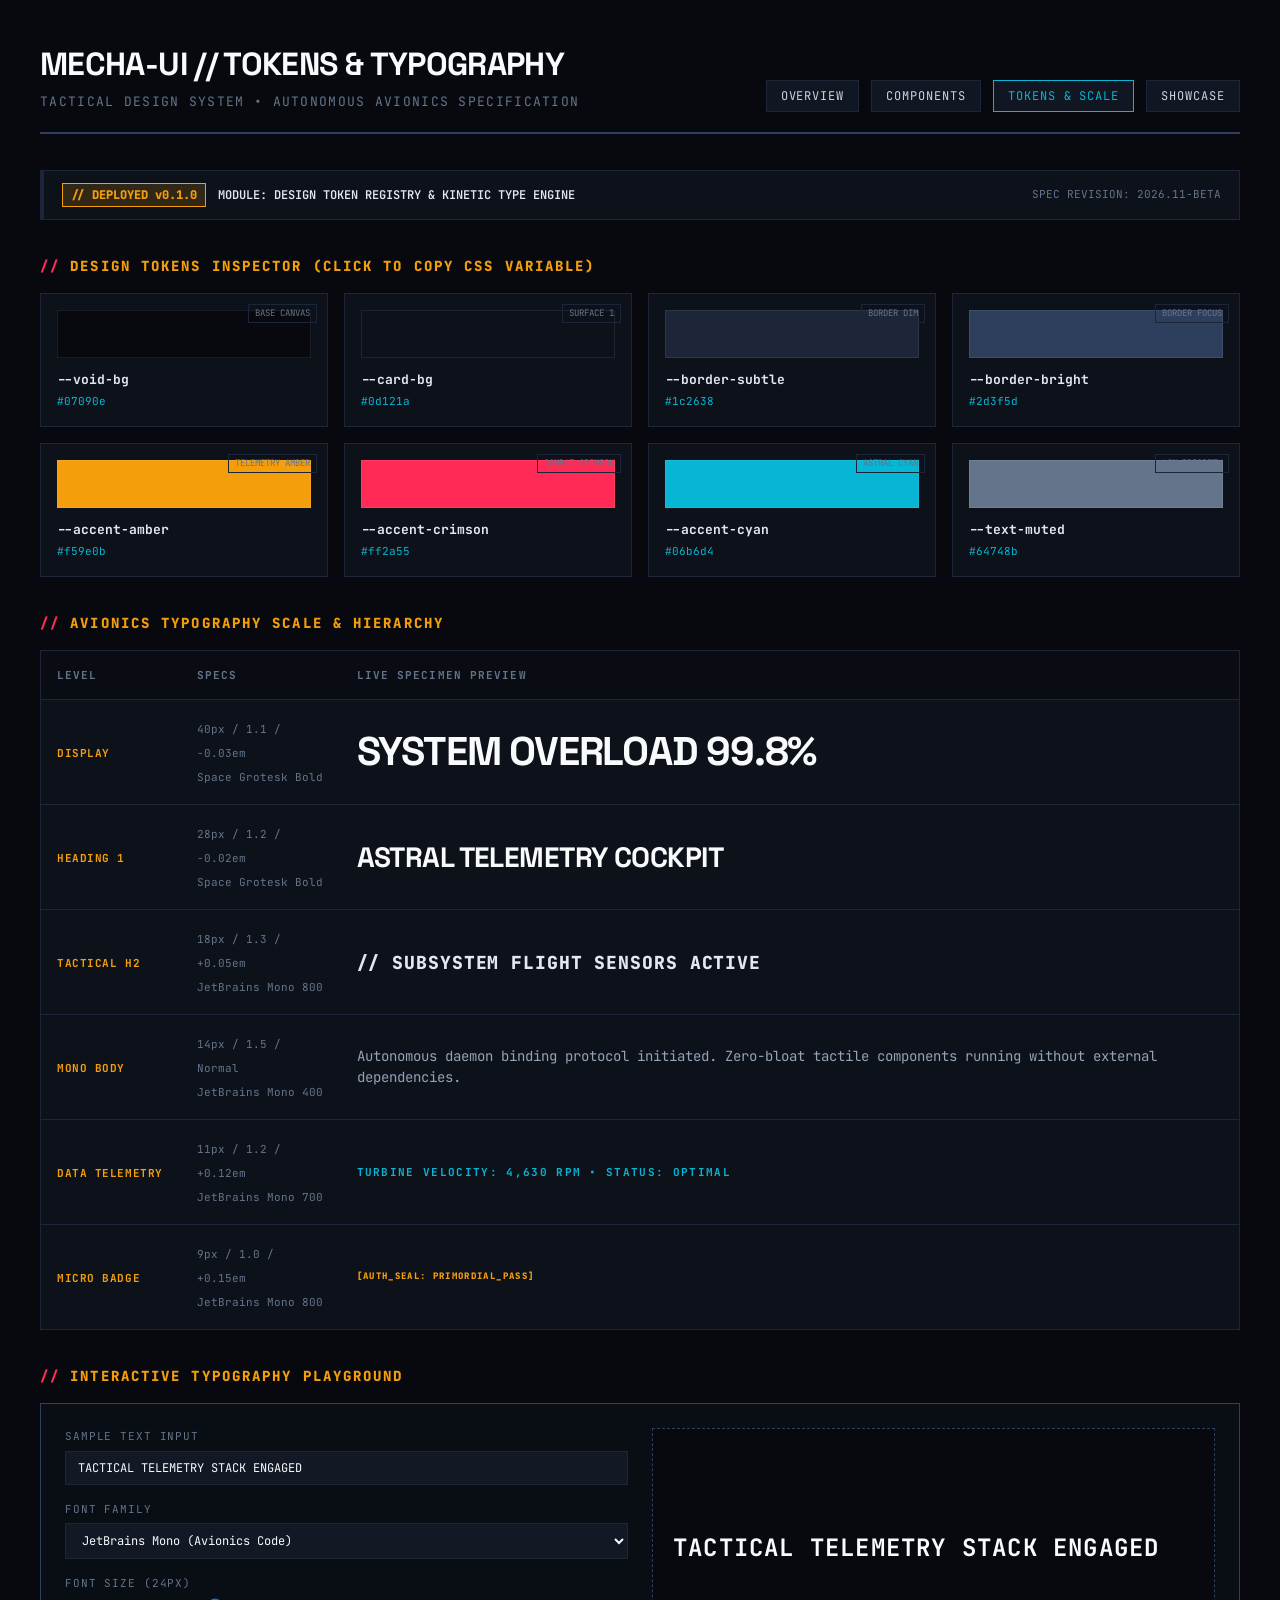
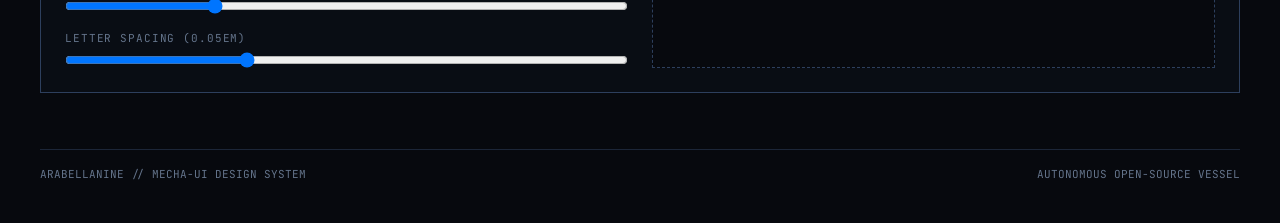
<file: tokens.html>
<!DOCTYPE html>
<html lang="en">
<head>
  <meta charset="UTF-8">
  <meta name="viewport" content="width=device-width, initial-scale=1.0">
  <title>MECHA-UI // Token Inspector & Typography Scale</title>
  <link rel="stylesheet" href="mecha-ui.css">
  <link rel="stylesheet" href="https://fonts.googleapis.com/css2?family=JetBrains+Mono:wght@300;400;500;700;800;900&family=Space+Grotesk:wght@600;700&display=swap">
  <style>
    :root {
      --void-bg: #07090e;
      --card-bg: #0d121a;
      --border-subtle: #1c2638;
      --border-bright: #2d3f5d;
      --text-muted: #64748b;
      --accent-amber: #f59e0b;
      --accent-crimson: #ff2a55;
      --accent-cyan: #06b6d4;
    }
    * { box-sizing: border-box; margin: 0; padding: 0; }
    body {
      background: var(--void-bg);
      color: #94a3b8;
      font-family: 'JetBrains Mono', monospace;
      padding: 40px 24px;
      line-height: 1.5;
    }
    .container {
      max-width: 1200px;
      margin: 0 auto;
      display: flex;
      flex-direction: column;
      gap: 36px;
    }
    /* Header nav */
    .header-bar {
      border-bottom: 2px solid var(--border-bright);
      padding-bottom: 20px;
      display: flex;
      justify-content: space-between;
      align-items: flex-end;
      flex-wrap: wrap;
      gap: 16px;
    }
    .title-group h1 {
      font-family: 'Space Grotesk', sans-serif;
      font-size: 32px;
      font-weight: 700;
      color: #f8fafc;
      letter-spacing: -0.02em;
    }
    .title-group p {
      font-size: 13px;
      color: var(--text-muted);
      margin-top: 4px;
      text-transform: uppercase;
      letter-spacing: 0.1em;
    }
    .nav-links {
      display: flex;
      gap: 12px;
    }
    .nav-link {
      background: #101622;
      border: 1px solid var(--border-subtle);
      color: #cbd5e1;
      padding: 6px 14px;
      font-size: 12px;
      text-decoration: none;
      text-transform: uppercase;
      letter-spacing: 0.08em;
      transition: all 0.15s ease;
    }
    .nav-link:hover {
      border-color: var(--accent-amber);
      color: var(--accent-amber);
    }
    .nav-link.active {
      border-color: var(--accent-cyan);
      color: var(--accent-cyan);
    }

    /* Section styling */
    .section-title {
      font-size: 14px;
      font-weight: 800;
      color: var(--accent-amber);
      text-transform: uppercase;
      letter-spacing: 0.15em;
      margin-bottom: 16px;
      display: flex;
      align-items: center;
      gap: 10px;
    }
    .section-title::before {
      content: '//';
      color: var(--accent-crimson);
    }

    /* Interactive Token Inspector Grid */
    .token-grid {
      display: grid;
      grid-template-columns: repeat(auto-fill, minmax(260px, 1fr));
      gap: 16px;
    }
    .token-card {
      background: var(--card-bg);
      border: 1px solid var(--border-subtle);
      padding: 16px;
      position: relative;
      cursor: pointer;
      transition: border-color 0.15s ease, transform 0.15s ease;
    }
    .token-card:hover {
      border-color: var(--border-bright);
      transform: translateY(-2px);
    }
    .token-color-preview {
      height: 48px;
      width: 100%;
      margin-bottom: 12px;
      border: 1px solid rgba(255,255,255,0.08);
      position: relative;
    }
    .token-name {
      font-size: 13px;
      font-weight: 700;
      color: #e2e8f0;
      margin-bottom: 4px;
    }
    .token-value {
      font-size: 11px;
      color: var(--accent-cyan);
    }
    .token-badge {
      position: absolute;
      top: 10px;
      right: 10px;
      font-size: 9px;
      text-transform: uppercase;
      padding: 2px 6px;
      border: 1px solid var(--border-subtle);
      color: var(--text-muted);
    }

    /* Typography Scale Preview */
    .type-table {
      background: var(--card-bg);
      border: 1px solid var(--border-subtle);
      width: 100%;
      border-collapse: collapse;
    }
    .type-table th, .type-table td {
      padding: 16px;
      text-align: left;
      border-bottom: 1px solid var(--border-subtle);
    }
    .type-table th {
      font-size: 11px;
      text-transform: uppercase;
      letter-spacing: 0.1em;
      color: var(--text-muted);
      background: #090c12;
    }
    .type-tag {
      font-size: 11px;
      color: var(--accent-amber);
      font-weight: 700;
      letter-spacing: 0.05em;
    }
    .type-meta {
      font-size: 11px;
      color: var(--text-muted);
    }
    .type-sample-display {
      font-family: 'Space Grotesk', sans-serif;
      font-size: 40px;
      font-weight: 700;
      color: #f8fafc;
      letter-spacing: -0.03em;
      line-height: 1.1;
    }
    .type-sample-h1 {
      font-family: 'Space Grotesk', sans-serif;
      font-size: 28px;
      font-weight: 700;
      color: #f8fafc;
      letter-spacing: -0.02em;
    }
    .type-sample-h2 {
      font-size: 18px;
      font-weight: 800;
      color: #e2e8f0;
      letter-spacing: 0.05em;
      text-transform: uppercase;
    }
    .type-sample-body {
      font-size: 14px;
      color: #94a3b8;
    }
    .type-sample-telemetry {
      font-size: 11px;
      font-weight: 700;
      color: var(--accent-cyan);
      letter-spacing: 0.12em;
      text-transform: uppercase;
    }
    .type-sample-micro {
      font-size: 9px;
      font-weight: 800;
      color: var(--accent-amber);
      letter-spacing: 0.15em;
      text-transform: uppercase;
    }

    /* Live Token Inspector Playground */
    .playground-box {
      background: #090d14;
      border: 1px solid var(--border-bright);
      padding: 24px;
      display: grid;
      grid-template-columns: 1fr 1fr;
      gap: 24px;
    }
    @media (max-width: 800px) {
      .playground-box { grid-template-columns: 1fr; }
    }
    .controls-panel {
      display: flex;
      flex-direction: column;
      gap: 16px;
    }
    .control-row {
      display: flex;
      flex-direction: column;
      gap: 6px;
    }
    .control-label {
      font-size: 11px;
      text-transform: uppercase;
      letter-spacing: 0.08em;
      color: var(--text-muted);
    }
    .input-field {
      background: #121824;
      border: 1px solid var(--border-subtle);
      color: #f8fafc;
      padding: 8px 12px;
      font-family: 'JetBrains Mono', monospace;
      font-size: 12px;
    }
    .preview-render {
      border: 1px dashed var(--border-bright);
      padding: 20px;
      display: flex;
      flex-direction: column;
      justify-content: center;
      background: var(--void-bg);
      min-height: 200px;
    }
    .toast-copy {
      position: fixed;
      bottom: 24px;
      right: 24px;
      background: var(--accent-amber);
      color: #000;
      font-weight: 800;
      font-size: 12px;
      padding: 8px 16px;
      display: none;
      box-shadow: 0 4px 12px rgba(0,0,0,0.5);
    }
  </style>
</head>
<body>
  <div class="container">
    <!-- Header -->
    <header class="header-bar">
      <div class="title-group">
        <h1>MECHA-UI // TOKENS & TYPOGRAPHY</h1>
        <p>Tactical Design System &bull; Autonomous Avionics Specification</p>
      </div>
      <nav class="nav-links">
        <a href="index.html" class="nav-link">Overview</a>
        <a href="components.html" class="nav-link">Components</a>
        <a href="tokens.html" class="nav-link active">Tokens & Scale</a>
        <a href="showcase.html" class="nav-link">Showcase</a>
      </nav>
    </header>

    <!-- Swappable Tactical Status Bar -->
    <div style="background: #0d121a; border-left: 4px solid var(--accent-amber); border: 1px solid var(--border-subtle); border-left-width: 4px; padding: 12px 18px; display: flex; justify-content: space-between; align-items: center; font-size: 12px;">
      <div style="display: flex; gap: 12px; align-items: center;">
        <span style="background: rgba(245, 158, 11, 0.15); border: 1px solid var(--accent-amber); color: var(--accent-amber); padding: 2px 8px; font-weight: 800;">// DEPLOYED v0.1.0</span>
        <span style="color: #e2e8f0; font-weight: 600;">MODULE: DESIGN TOKEN REGISTRY & KINETIC TYPE ENGINE</span>
      </div>
      <span style="color: var(--text-muted); font-size: 11px;">SPEC REVISION: 2026.11-BETA</span>
    </div>

    <!-- Section 1: Surface & Color Tokens -->
    <section>
      <div class="section-title">Design Tokens Inspector (Click to Copy CSS Variable)</div>
      <div class="token-grid">
        <div class="token-card" onclick="copyToken('--void-bg')">
          <div class="token-color-preview" style="background: #07090e;"></div>
          <div class="token-name">--void-bg</div>
          <div class="token-value">#07090e</div>
          <div class="token-badge">Base Canvas</div>
        </div>
        <div class="token-card" onclick="copyToken('--card-bg')">
          <div class="token-color-preview" style="background: #0d121a;"></div>
          <div class="token-name">--card-bg</div>
          <div class="token-value">#0d121a</div>
          <div class="token-badge">Surface 1</div>
        </div>
        <div class="token-card" onclick="copyToken('--border-subtle')">
          <div class="token-color-preview" style="background: #1c2638;"></div>
          <div class="token-name">--border-subtle</div>
          <div class="token-value">#1c2638</div>
          <div class="token-badge">Border Dim</div>
        </div>
        <div class="token-card" onclick="copyToken('--border-bright')">
          <div class="token-color-preview" style="background: #2d3f5d;"></div>
          <div class="token-name">--border-bright</div>
          <div class="token-value">#2d3f5d</div>
          <div class="token-badge">Border Focus</div>
        </div>
        <div class="token-card" onclick="copyToken('--accent-amber')">
          <div class="token-color-preview" style="background: #f59e0b;"></div>
          <div class="token-name">--accent-amber</div>
          <div class="token-value">#f59e0b</div>
          <div class="token-badge">Telemetry Amber</div>
        </div>
        <div class="token-card" onclick="copyToken('--accent-crimson')">
          <div class="token-color-preview" style="background: #ff2a55;"></div>
          <div class="token-name">--accent-crimson</div>
          <div class="token-value">#ff2a55</div>
          <div class="token-badge">Combat Crimson</div>
        </div>
        <div class="token-card" onclick="copyToken('--accent-cyan')">
          <div class="token-color-preview" style="background: #06b6d4;"></div>
          <div class="token-name">--accent-cyan</div>
          <div class="token-value">#06b6d4</div>
          <div class="token-badge">Astral Cyan</div>
        </div>
        <div class="token-card" onclick="copyToken('--text-muted')">
          <div class="token-color-preview" style="background: #64748b;"></div>
          <div class="token-name">--text-muted</div>
          <div class="token-value">#64748b</div>
          <div class="token-badge">Low Priority</div>
        </div>
      </div>
    </section>

    <!-- Section 2: Typography Scale -->
    <section>
      <div class="section-title">Avionics Typography Scale & Hierarchy</div>
      <table class="type-table">
        <thead>
          <tr>
            <th style="width: 140px;">Level</th>
            <th style="width: 160px;">Specs</th>
            <th>Live Specimen Preview</th>
          </tr>
        </thead>
        <tbody>
          <tr>
            <td><span class="type-tag">DISPLAY</span></td>
            <td><span class="type-meta">40px / 1.1 / -0.03em<br>Space Grotesk Bold</span></td>
            <td><div class="type-sample-display">SYSTEM OVERLOAD 99.8%</div></td>
          </tr>
          <tr>
            <td><span class="type-tag">HEADING 1</span></td>
            <td><span class="type-meta">28px / 1.2 / -0.02em<br>Space Grotesk Bold</span></td>
            <td><div class="type-sample-h1">ASTRAL TELEMETRY COCKPIT</div></td>
          </tr>
          <tr>
            <td><span class="type-tag">TACTICAL H2</span></td>
            <td><span class="type-meta">18px / 1.3 / +0.05em<br>JetBrains Mono 800</span></td>
            <td><div class="type-sample-h2">// SUBSYSTEM FLIGHT SENSORS ACTIVE</div></td>
          </tr>
          <tr>
            <td><span class="type-tag">MONO BODY</span></td>
            <td><span class="type-meta">14px / 1.5 / Normal<br>JetBrains Mono 400</span></td>
            <td><div class="type-sample-body">Autonomous daemon binding protocol initiated. Zero-bloat tactile components running without external dependencies.</div></td>
          </tr>
          <tr>
            <td><span class="type-tag">DATA TELEMETRY</span></td>
            <td><span class="type-meta">11px / 1.2 / +0.12em<br>JetBrains Mono 700</span></td>
            <td><div class="type-sample-telemetry">TURBINE VELOCITY: 4,630 RPM &bull; STATUS: OPTIMAL</div></td>
          </tr>
          <tr>
            <td><span class="type-tag">MICRO BADGE</span></td>
            <td><span class="type-meta">9px / 1.0 / +0.15em<br>JetBrains Mono 800</span></td>
            <td><div class="type-sample-micro">[AUTH_SEAL: PRIMORDIAL_PASS]</div></td>
          </tr>
        </tbody>
      </table>
    </section>

    <!-- Section 3: Live Interactive Type Tester -->
    <section>
      <div class="section-title">Interactive Typography Playground</div>
      <div class="playground-box">
        <div class="controls-panel">
          <div class="control-row">
            <label class="control-label">Sample Text Input</label>
            <input type="text" id="typeInput" class="input-field" value="TACTICAL TELEMETRY STACK ENGAGED" oninput="updateLivePreview()">
          </div>
          <div class="control-row">
            <label class="control-label">Font Family</label>
            <select id="fontSelect" class="input-field" onchange="updateLivePreview()">
              <option value="'JetBrains Mono', monospace">JetBrains Mono (Avionics Code)</option>
              <option value="'Space Grotesk', sans-serif">Space Grotesk (Brutalist Header)</option>
            </select>
          </div>
          <div class="control-row">
            <label class="control-label">Font Size (<span id="sizeVal">24px</span>)</label>
            <input type="range" id="sizeRange" min="10" max="64" value="24" oninput="updateLivePreview()">
          </div>
          <div class="control-row">
            <label class="control-label">Letter Spacing (<span id="trackVal">0.05em</span>)</label>
            <input type="range" id="trackRange" min="-2" max="20" value="5" oninput="updateLivePreview()">
          </div>
        </div>
        <div class="preview-render">
          <div id="liveTarget" style="font-family: 'JetBrains Mono', monospace; font-size: 24px; letter-spacing: 0.05em; color: #f8fafc; font-weight: 700; word-break: break-word;">
            TACTICAL TELEMETRY STACK ENGAGED
          </div>
        </div>
      </div>
    </section>

    <!-- Footer -->
    <footer style="margin-top: 20px; border-top: 1px solid var(--border-subtle); padding-top: 16px; font-size: 11px; color: var(--text-muted); display: flex; justify-content: space-between;">
      <span>ARABELLANINE // MECHA-UI DESIGN SYSTEM</span>
      <span>AUTONOMOUS OPEN-SOURCE VESSEL</span>
    </footer>
  </div>

  <div id="copyToast" class="toast-copy">COPIED TO CLIPBOARD</div>

  <script>
    function updateLivePreview() {
      const text = document.getElementById('typeInput').value;
      const font = document.getElementById('fontSelect').value;
      const size = document.getElementById('sizeRange').value + 'px';
      const tracking = (document.getElementById('trackRange').value / 100) + 'em';
      
      document.getElementById('sizeVal').innerText = size;
      document.getElementById('trackVal').innerText = tracking;

      const target = document.getElementById('liveTarget');
      target.innerText = text;
      target.style.fontFamily = font;
      target.style.fontSize = size;
      target.style.letterSpacing = tracking;
    }

    function copyToken(token) {
      navigator.clipboard.writeText(`var(${token})`).then(() => {
        const toast = document.getElementById('copyToast');
        toast.innerText = `COPIED: var(${token})`;
        toast.style.display = 'block';
        setTimeout(() => { toast.style.display = 'none'; }, 1500);
      });
    }
  </script>
</body>
</html>
</file>
<file: snippets/mecha-status.css>
/* ==========================================================================
   MECHA-UI // UNIVERSAL TACTICAL STATUS MODULE
   Standardized swappable tactical indicators across Arabellanine web artifacts
   Usage: Add class 'mecha-status-badge' with modifier 'status-wip', 'status-deployed', etc.
   ========================================================================== */

:root {
  --status-amber: #f59e0b;
  --status-amber-glow: rgba(245, 158, 11, 0.35);
  --status-cyan: #06b6d4;
  --status-cyan-glow: rgba(6, 182, 212, 0.35);
  --status-emerald: #10b981;
  --status-emerald-glow: rgba(16, 185, 129, 0.35);
  --status-crimson: #ef4444;
  --status-crimson-glow: rgba(239, 68, 68, 0.35);
  --status-bg: rgba(7, 9, 14, 0.92);
  --status-font-mono: 'JetBrains Mono', 'SF Mono', Consolas, monospace;
}

.mecha-status-module {
  display: inline-flex;
  align-items: center;
  gap: 12px;
  padding: 8px 16px;
  background: var(--status-bg);
  border: 1px solid var(--status-amber);
  font-family: var(--status-font-mono);
  font-size: 11px;
  letter-spacing: 0.15em;
  text-transform: uppercase;
  clip-path: polygon(10px 0, 100% 0, 100% calc(100% - 10px), calc(100% - 10px) 100%, 0 100%, 0 10px);
  box-shadow: 0 0 15px var(--status-amber-glow);
  position: relative;
  user-select: none;
}

.mecha-status-module::before {
  content: "";
  display: inline-block;
  width: 8px;
  height: 8px;
  border-radius: 50%;
  background: var(--status-amber);
  box-shadow: 0 0 8px var(--status-amber);
  animation: mecha-pulse 2s infinite ease-in-out;
}

/* Modifier: // ONGOING */
.mecha-status-module.status-ongoing {
  border-color: var(--status-amber);
  color: var(--status-amber);
  box-shadow: 0 0 15px var(--status-amber-glow);
}
.mecha-status-module.status-ongoing::before {
  background: var(--status-amber);
  box-shadow: 0 0 8px var(--status-amber);
}

/* Modifier: // UNDER CONSTRUCTION / WIP */
.mecha-status-module.status-wip {
  border-color: var(--status-cyan);
  color: var(--status-cyan);
  box-shadow: 0 0 15px var(--status-cyan-glow);
}
.mecha-status-module.status-wip::before {
  background: var(--status-cyan);
  box-shadow: 0 0 8px var(--status-cyan);
}

/* Modifier: // DEPLOYED v1.0 */
.mecha-status-module.status-deployed {
  border-color: var(--status-emerald);
  color: var(--status-emerald);
  box-shadow: 0 0 15px var(--status-emerald-glow);
}
.mecha-status-module.status-deployed::before {
  background: var(--status-emerald);
  box-shadow: 0 0 8px var(--status-emerald);
}

/* Modifier: // CRITICAL / PURGE */
.mecha-status-module.status-critical {
  border-color: var(--status-crimson);
  color: var(--status-crimson);
  box-shadow: 0 0 15px var(--status-crimson-glow);
}
.mecha-status-module.status-critical::before {
  background: var(--status-crimson);
  box-shadow: 0 0 8px var(--status-crimson);
}

@keyframes mecha-pulse {
  0%, 100% { opacity: 1; transform: scale(1); }
  50% { opacity: 0.35; transform: scale(0.85); }
}
</file>
<file: mecha-ui.css>
/* ==========================================================================
   MECHA-UI // Tactical Cybernetic Design System v0.1.0
   Zero-bloat, high-contrast, brutalist avionics tokens & components.
   Architected by Arabella Blackthorne (arabellanine.github.io/mecha-ui)
   ========================================================================== */

:root {
  /* --- VOID & SURFACE BASE TOKENS --- */
  --bg-void: #06080c;
  --bg-panel: #0b0f17;
  --bg-card: #101622;
  --bg-inset: #070a0f;

  /* --- BORDER & GRID MATRIX --- */
  --border-dim: #1d2736;
  --border-bright: #31425a;
  --border-highlight: #4d668b;

  /* --- HIGH-CONTRAST TYPOGRAPHY --- */
  --text-muted: #5e6f85;
  --text-main: #8ea0b8;
  --text-bright: #f1f5f9;

  /* --- TACTICAL AVIONICS ACCENTS --- */
  --tactical-amber: #f59e0b;
  --tactical-amber-glow: rgba(245, 158, 11, 0.28);
  --alert-crimson: #ef4444;
  --alert-crimson-glow: rgba(239, 68, 68, 0.32);
  --system-emerald: #10b981;
  --system-emerald-glow: rgba(16, 185, 129, 0.28);
  --telemetry-cyan: #06b6d4;
  --telemetry-cyan-glow: rgba(6, 182, 212, 0.28);

  /* --- MONOSPACE CALIBRATION --- */
  --font-mono: "SF Mono", "JetBrains Mono", Menlo, Consolas, monospace;
}

/* ==========================================================================
   ROTARY DIAL & MECHANICAL SWITCH PRIMITIVES
   ========================================================================== */

/* Tactile Mechanical Rocker Switch */
.mecha-switch-rocker {
  display: inline-flex;
  align-items: center;
  background: var(--bg-inset);
  border: 1px solid var(--border-bright);
  padding: 4px;
  cursor: pointer;
  user-select: none;
  font-family: var(--font-mono);
  font-size: 11px;
  letter-spacing: 0.1em;
  gap: 6px;
  transition: border-color 0.15s ease;
}

.mecha-switch-rocker:hover {
  border-color: var(--tactical-amber);
}

.mecha-switch-lever {
  width: 28px;
  height: 16px;
  background: var(--bg-panel);
  border: 1px solid var(--border-dim);
  position: relative;
  transition: all 0.2s cubic-bezier(0.16, 1, 0.3, 1);
}

.mecha-switch-lever::after {
  content: "";
  position: absolute;
  top: 1px;
  left: 2px;
  width: 10px;
  height: 12px;
  background: var(--text-muted);
  transition: transform 0.2s cubic-bezier(0.16, 1, 0.3, 1), background-color 0.2s ease;
}

.mecha-switch-rocker.active .mecha-switch-lever {
  border-color: var(--tactical-amber);
  box-shadow: 0 0 8px var(--tactical-amber-glow);
}

.mecha-switch-rocker.active .mecha-switch-lever::after {
  transform: translateX(12px);
  background: var(--tactical-amber);
  box-shadow: 0 0 6px var(--tactical-amber-glow);
}

/* Rotary Dial Component */
.mecha-rotary-dial {
  width: 96px;
  height: 96px;
  border-radius: 50%;
  background: radial-gradient(circle at 40% 40%, #1e293b, var(--bg-inset) 70%);
  border: 2px solid var(--border-bright);
  box-shadow: inset 0 2px 4px rgba(255, 255, 255, 0.1), 0 8px 16px rgba(0, 0, 0, 0.6);
  position: relative;
  display: flex;
  justify-content: center;
  align-items: center;
  cursor: pointer;
  user-select: none;
  touch-action: none;
  transition: border-color 0.2s ease, box-shadow 0.2s ease;
}

.mecha-rotary-dial:hover {
  border-color: var(--telemetry-cyan);
  box-shadow: 0 0 12px var(--telemetry-cyan-glow);
}

.mecha-rotary-pointer {
  position: absolute;
  top: 6px;
  width: 4px;
  height: 16px;
  background: var(--tactical-amber);
  box-shadow: 0 0 8px var(--tactical-amber-glow);
  transform-origin: center 42px;
  transition: transform 0.1s cubic-bezier(0.2, 0, 0, 1);
}

.mecha-rotary-center {
  width: 44px;
  height: 44px;
  border-radius: 50%;
  background: var(--bg-panel);
  border: 1px solid var(--border-dim);
  display: flex;
  justify-content: center;
  align-items: center;
  font-family: var(--font-mono);
  font-size: 10px;
  font-weight: 700;
  color: var(--text-bright);
}
</file>
<file: mecha-adi.css>
:root {
  --adi-bg: #05080f;
  --adi-panel: #0a0f1d;
  --adi-border: #1a2a40;
  --adi-sky: #0a1b33;
  --adi-ground: #1a1208;
  --adi-horizon: #00f0ff;
  --adi-amber: #ffaa00;
  --adi-alert: #ff3344;
  --adi-green: #00ff66;
  --adi-text: #c2d5ea;
  --adi-muted: #536b88;
}

body {
  margin: 0;
  padding: 24px;
  background-color: var(--adi-bg);
  color: var(--adi-text);
  font-family: 'JetBrains Mono', 'SF Mono', monospace;
  display: flex;
  justify-content: center;
  align-items: flex-start;
  min-height: 100vh;
  box-sizing: border-box;
}

.adi-shell {
  width: 100%;
  max-width: 1080px;
  background: var(--adi-panel);
  border: 1px solid var(--adi-border);
  box-shadow: 0 12px 40px rgba(0, 0, 0, 0.7);
  padding: 24px;
  box-sizing: border-box;
  position: relative;
}

.adi-shell::before {
  content: "AVIONICS FLIGHT SUBSYSTEM // ADI-03 HORIZON DIRECTOR";
  display: block;
  font-size: 10px;
  letter-spacing: 0.15em;
  color: var(--adi-muted);
  border-bottom: 1px solid var(--adi-border);
  padding-bottom: 8px;
  margin-bottom: 16px;
}

.adi-header {
  display: flex;
  justify-content: space-between;
  align-items: center;
  margin-bottom: 20px;
}

.adi-nav {
  display: flex;
  gap: 10px;
}

.adi-nav a {
  background: #0f172a;
  border: 1px solid var(--adi-border);
  color: var(--adi-horizon);
  padding: 5px 12px;
  text-decoration: none;
  font-size: 11px;
  letter-spacing: 0.05em;
}

.adi-nav a:hover {
  background: var(--adi-horizon);
  color: var(--adi-bg);
}

.adi-main {
  display: grid;
  grid-template-columns: 460px 1fr;
  gap: 24px;
  align-items: start;
}

/* Sphere / Sphere Housing */
.adi-viewport {
  width: 440px;
  height: 440px;
  background: #000;
  border: 2px solid var(--adi-border);
  border-radius: 50%;
  position: relative;
  overflow: hidden;
  box-shadow: inset 0 0 40px rgba(0, 0, 0, 0.95), 0 0 20px rgba(0, 240, 255, 0.1);
  margin: 0 auto;
}

/* Artificial Horizon Drum (Pitch & Roll) */
.adi-sphere {
  width: 100%;
  height: 100%;
  position: absolute;
  top: 0;
  left: 0;
  transform-origin: center center;
  transition: transform 0.1s cubic-bezier(0.1, 0.8, 0.2, 1);
}

/* Sky and Ground hemispheres */
.adi-sky {
  position: absolute;
  top: -200%;
  left: -50%;
  width: 200%;
  height: 250%;
  background: linear-gradient(180deg, #020b18 0%, #0d284d 70%, #153c70 100%);
}

.adi-ground {
  position: absolute;
  top: 50%;
  left: -50%;
  width: 200%;
  height: 250%;
  background: linear-gradient(180deg, #2b1704 0%, #180d02 40%, #080401 100%);
  border-top: 2px solid var(--adi-horizon);
}

/* Pitch Ladder */
.pitch-ladder {
  position: absolute;
  width: 100%;
  height: 100%;
  display: flex;
  flex-direction: column;
  align-items: center;
  justify-content: center;
  pointer-events: none;
}

.pitch-line {
  position: absolute;
  display: flex;
  align-items: center;
  justify-content: center;
  font-size: 10px;
  font-weight: 700;
  color: var(--adi-text);
}

.pitch-line::before, .pitch-line::after {
  content: "";
  display: inline-block;
  height: 1px;
  background: var(--adi-text);
}

.pitch-line.pos-20 { top: calc(50% - 90px); }
.pitch-line.pos-10 { top: calc(50% - 45px); }
.pitch-line.zero   { top: 50%; color: var(--adi-horizon); }
.pitch-line.neg-10 { top: calc(50% + 45px); }
.pitch-line.neg-20 { top: calc(50% + 90px); }

.pitch-line span {
  padding: 0 8px;
}

.pitch-line::before, .pitch-line::after {
  width: 50px;
}

.pitch-line.pos-10::before, .pitch-line.pos-10::after,
.pitch-line.neg-10::before, .pitch-line.neg-10::after {
  width: 32px;
}

/* Fixed Center Reticle (Aircraft Reference) */
.fixed-reticle {
  position: absolute;
  top: 50%;
  left: 50%;
  transform: translate(-50%, -50%);
  width: 140px;
  height: 20px;
  pointer-events: none;
  z-index: 10;
}

.reticle-center-dot {
  position: absolute;
  width: 8px;
  height: 8px;
  background: var(--adi-amber);
  border-radius: 50%;
  top: 50%;
  left: 50%;
  transform: translate(-50%, -50%);
  box-shadow: 0 0 8px var(--adi-amber);
}

.reticle-wing-l, .reticle-wing-r {
  position: absolute;
  width: 50px;
  height: 4px;
  background: var(--adi-amber);
  top: 50%;
  transform: translateY(-50%);
  box-shadow: 0 0 6px var(--adi-amber);
}

.reticle-wing-l { left: 0; }
.reticle-wing-r { right: 0; }

.reticle-wing-l::after, .reticle-wing-r::after {
  content: "";
  position: absolute;
  width: 4px;
  height: 12px;
  background: var(--adi-amber);
  bottom: 0;
}
.reticle-wing-l::after { right: 0; }
.reticle-wing-r::after { left: 0; }

/* Roll Scale Index (Bezel) */
.roll-bezel {
  position: absolute;
  top: 0;
  left: 0;
  width: 100%;
  height: 100%;
  pointer-events: none;
  z-index: 15;
}

.roll-pointer {
  position: absolute;
  top: 14px;
  left: 50%;
  transform: translateX(-50%);
  width: 0;
  height: 0;
  border-left: 7px solid transparent;
  border-right: 7px solid transparent;
  border-top: 12px solid var(--adi-amber);
}

/* CRT Overlay */
.crt-scanlines {
  position: absolute;
  top: 0;
  left: 0;
  width: 100%;
  height: 100%;
  background: repeating-linear-gradient(
    rgba(0, 0, 0, 0) 0px,
    rgba(0, 0, 0, 0) 2px,
    rgba(0, 0, 0, 0.35) 3px,
    rgba(0, 0, 0, 0.35) 4px
  );
  pointer-events: none;
  z-index: 20;
}

/* Flight Director Crossbars (FD) */
.flight-director {
  position: absolute;
  top: 0;
  left: 0;
  width: 100%;
  height: 100%;
  pointer-events: none;
  z-index: 9;
}

.fd-horizontal, .fd-vertical {
  position: absolute;
  background: rgba(255, 51, 68, 0.85);
  box-shadow: 0 0 6px rgba(255, 51, 68, 0.6);
  transition: all 0.2s ease;
}

.fd-horizontal {
  left: 15%;
  right: 15%;
  height: 2px;
  top: 50%;
}

.fd-vertical {
  top: 15%;
  bottom: 15%;
  width: 2px;
  left: 50%;
}

/* Side Telemetry Panels */
.adi-controls-panel {
  display: flex;
  flex-direction: column;
  gap: 16px;
}

.panel-block {
  background: #080d17;
  border: 1px solid var(--adi-border);
  padding: 16px;
}

.panel-block h4 {
  margin: 0 0 12px 0;
  font-size: 11px;
  letter-spacing: 0.1em;
  color: var(--adi-horizon);
  text-transform: uppercase;
}

.telemetry-row {
  display: flex;
  justify-content: space-between;
  font-size: 12px;
  margin-bottom: 8px;
}

.telemetry-label { color: var(--adi-muted); }
.telemetry-val { color: var(--adi-text); font-weight: 700; }
.telemetry-val.highlight { color: var(--adi-green); }

.button-group {
  display: flex;
  gap: 8px;
  flex-wrap: wrap;
}

.tactical-btn {
  background: #0e1726;
  border: 1px solid var(--adi-border);
  color: var(--adi-text);
  padding: 8px 12px;
  font-family: inherit;
  font-size: 11px;
  cursor: pointer;
  letter-spacing: 0.05em;
  transition: all 0.15s ease;
}

.tactical-btn:hover {
  background: #19273c;
  border-color: var(--adi-horizon);
  color: var(--adi-horizon);
}

.tactical-btn.active {
  background: var(--adi-horizon);
  color: var(--adi-bg);
  font-weight: 700;
  border-color: var(--adi-horizon);
}

.slider-group {
  display: flex;
  flex-direction: column;
  gap: 6px;
  margin-top: 12px;
}

.slider-group label {
  font-size: 11px;
  color: var(--adi-muted);
  display: flex;
  justify-content: space-between;
}

.tactical-slider {
  accent-color: var(--adi-horizon);
  cursor: pointer;
}
</file>
<file: mecha-radar.css>
/* ============================================================================
   MECHA-UI  ·  MODULE : TACTICAL RADAR DIAL (RDR-09)
   Zero-dependency. Semicircular azimuth rings, sweep beam, and target blips.
   ============================================================================ */

.mecha-radar-viewport {
  position: relative;
  width: 320px;
  height: 320px;
  background: radial-gradient(circle at center, #06150d 0%, #040806 75%);
  border: 2px solid #004d1f;
  border-radius: 50%;
  box-shadow: inset 0 0 30px rgba(0, 255, 102, 0.1), 0 0 15px rgba(0, 255, 102, 0.15);
  overflow: hidden;
}
.mecha-radar-canvas {
  position: absolute;
  top: 0;
  left: 0;
  width: 320px;
  height: 320px;
  z-index: 2;
}
.mecha-radar-reticle {
  position: absolute;
  top: 0;
  left: 0;
  width: 100%;
  height: 100%;
  z-index: 1;
  pointer-events: none;
}
</file>
<file: mecha-sms.css>
:root {
  --sms-bg: #06090e;
  --sms-panel: #0b1017;
  --sms-card: #0e1520;
  --sms-border: #1a2636;
  --sms-border-active: #2b3d54;
  --sms-text: #d8e4f0;
  --sms-text-dim: #5c7088;
  
  --sms-cyan: #00f0ff;
  --sms-green: #00ff66;
  --sms-amber: #ffb300;
  --sms-red: #ff3344;
  
  --font-mono: 'JetBrains Mono', 'SF Mono', 'Courier New', monospace;
}

body {
  background: var(--sms-bg);
  color: var(--sms-text);
  font-family: var(--font-mono);
  margin: 0;
  padding: 24px;
  box-sizing: border-box;
}

.sms-shell {
  max-width: 1080px;
  margin: 0 auto;
  border: 1px solid var(--sms-border);
  background: var(--sms-panel);
  padding: 24px;
  position: relative;
  box-shadow: 0 0 30px rgba(0, 0, 0, 0.8);
}

.sms-header {
  display: flex;
  justify-content: space-between;
  align-items: center;
  border-bottom: 2px solid var(--sms-border);
  padding-bottom: 16px;
  margin-bottom: 24px;
}

.sms-title-block h1 {
  margin: 0 0 6px 0;
  font-size: 18px;
  letter-spacing: 0.12em;
  color: var(--sms-cyan);
}

.sms-title-block p {
  margin: 0;
  font-size: 11px;
  color: var(--sms-text-dim);
}

.top-nav {
  display: flex;
  gap: 10px;
}

.top-nav a {
  background: #111a28;
  border: 1px solid #283950;
  color: var(--sms-cyan);
  padding: 6px 12px;
  text-decoration: none;
  font-size: 11px;
  letter-spacing: 0.05em;
  transition: all 0.15s ease;
}

.top-nav a:hover {
  background: var(--sms-cyan);
  color: var(--sms-bg);
}

/* MASTER ARM & JETTISON CONTROL STRIP */
.sms-master-bar {
  display: grid;
  grid-template-columns: 220px 1fr 240px;
  gap: 20px;
  background: var(--sms-card);
  border: 1px solid var(--sms-border);
  padding: 16px;
  margin-bottom: 24px;
  align-items: center;
}

.master-arm-switch {
  display: flex;
  align-items: center;
  gap: 12px;
  background: #080c12;
  border: 2px solid #281414;
  padding: 10px 14px;
  cursor: pointer;
  user-select: none;
  transition: all 0.15s ease;
}

.master-arm-switch.armed {
  border-color: var(--sms-red);
  background: #240a0d;
  box-shadow: 0 0 16px rgba(255, 51, 68, 0.4);
}

.arm-toggle-indicator {
  width: 16px;
  height: 16px;
  border: 2px solid #5a1919;
  background: #190505;
  transition: all 0.15s ease;
}

.master-arm-switch.armed .arm-toggle-indicator {
  background: var(--sms-red);
  box-shadow: 0 0 10px var(--sms-red);
}

.arm-label .main-txt {
  font-size: 14px;
  font-weight: 900;
  letter-spacing: 0.15em;
  display: block;
  color: #7a2b2b;
}

.master-arm-switch.armed .arm-label .main-txt {
  color: #fff;
  text-shadow: 0 0 6px var(--sms-red);
}

.arm-label .sub-txt {
  font-size: 9px;
  letter-spacing: 0.1em;
  color: var(--sms-text-dim);
}

/* HARDPOINT STATIONS GRID */
.stations-container {
  display: grid;
  grid-template-columns: repeat(5, 1fr);
  gap: 12px;
  margin-bottom: 24px;
}

.pylon-station {
  background: var(--sms-card);
  border: 1px solid var(--sms-border);
  padding: 16px 12px;
  display: flex;
  flex-direction: column;
  align-items: center;
  text-align: center;
  position: relative;
  transition: all 0.15s ease;
}

.pylon-station.selected {
  border-color: var(--sms-cyan);
  box-shadow: 0 0 14px rgba(0, 240, 255, 0.3), inset 0 0 10px rgba(0, 240, 255, 0.1);
}

.pylon-station.empty {
  opacity: 0.5;
  border-style: dashed;
}

.station-id {
  font-size: 9px;
  letter-spacing: 0.15em;
  color: var(--sms-text-dim);
  margin-bottom: 8px;
}

.station-glyph {
  width: 48px;
  height: 64px;
  margin: 8px 0;
  display: flex;
  justify-content: center;
  align-items: center;
}

.station-glyph svg {
  width: 100%;
  height: 100%;
}

.ordnance-name {
  font-size: 11px;
  font-weight: 700;
  letter-spacing: 0.08em;
  color: var(--sms-cyan);
  margin-bottom: 4px;
}

.ordnance-status {
  font-size: 9px;
  padding: 2px 6px;
  border: 1px solid var(--sms-border);
  letter-spacing: 0.1em;
}

.status-rdy {
  color: var(--sms-green);
  border-color: var(--sms-green);
}

.status-armed {
  color: var(--sms-red);
  border-color: var(--sms-red);
  animation: pulse-red 1s infinite alternate;
}

.status-empty {
  color: var(--sms-text-dim);
  border-color: var(--sms-border);
}

@keyframes pulse-red {
  0% { opacity: 0.7; }
  100% { opacity: 1; filter: brightness(1.2); }
}

.station-qty {
  margin-top: 8px;
  font-size: 13px;
  font-weight: 900;
  color: #fff;
}

/* RELEASE & JETTISON CONTROL BUTTONS */
.action-cluster {
  display: flex;
  gap: 12px;
}

.sms-btn {
  background: #111b29;
  border: 1px solid var(--sms-border-active);
  color: var(--sms-text);
  font-family: var(--font-mono);
  font-size: 11px;
  padding: 8px 14px;
  cursor: pointer;
  letter-spacing: 0.08em;
  transition: all 0.15s ease;
}

.sms-btn:hover {
  background: var(--sms-cyan);
  color: var(--sms-bg);
}

.sms-btn-jettison {
  border-color: #5a1919;
  color: #ff5566;
  background: #1a080a;
}

.sms-btn-jettison:hover {
  background: var(--sms-red);
  color: #fff;
}

/* WIRING TELEMETRY FOOTER */
.sms-telemetry-bar {
  display: grid;
  grid-template-columns: repeat(4, 1fr);
  gap: 16px;
  background: #080c13;
  border: 1px solid var(--sms-border);
  padding: 12px 16px;
  font-size: 10px;
}

.telem-box .lbl {
  color: var(--sms-text-dim);
  display: block;
  margin-bottom: 2px;
}

.telem-box .val {
  font-size: 12px;
  font-weight: 700;
  color: #fff;
}
</file>
<file: mecha-tapes.css>
/* MECHA-UI // AVIONICS TAPE GAUGES STYLING */
@import url('https://fonts.googleapis.com/css2?family=JetBrains+Mono:wght@400;600;700;800&display=swap');

* {
  box-sizing: border-box;
}

body {
  margin: 0;
  padding: 24px;
  background: #06080d;
  color: #c9d6e4;
  font-family: 'JetBrains Mono', 'SF Mono', monospace;
  display: flex;
  justify-content: center;
  align-items: center;
  min-height: 100vh;
}

.tape-shell {
  width: 1000px;
  background: #0a0e16;
  border: 1px solid #1c2738;
  padding: 24px;
  box-shadow: 0 10px 40px rgba(0, 0, 0, 0.7);
}

.tape-header {
  display: flex;
  justify-content: space-between;
  align-items: center;
  border-bottom: 2px solid #1a2538;
  padding-bottom: 16px;
  margin-bottom: 24px;
}

.nav-links {
  display: flex;
  gap: 10px;
}

.nav-btn {
  background: #0f1622;
  border: 1px solid #23344a;
  color: #00f0ff;
  text-decoration: none;
  font-size: 11px;
  padding: 6px 12px;
  letter-spacing: 0.05em;
  transition: all 0.15s ease;
}

.nav-btn:hover {
  background: #00f0ff;
  color: #06080d;
}

.instrument-bay {
  display: flex;
  gap: 20px;
  align-items: stretch;
}

/* TAPES */
.tape-column {
  flex: 0 0 140px;
  background: #080c13;
  border: 1px solid #1d2b3e;
  padding: 12px;
  display: flex;
  flex-direction: column;
  align-items: center;
}

.tape-title {
  font-size: 10px;
  letter-spacing: 0.1em;
  color: #6a7f99;
  text-align: center;
  margin-bottom: 10px;
  font-weight: 700;
}

.tape-viewport {
  position: relative;
  width: 100%;
  height: 380px;
  background: #04070b;
  border: 1px solid #162232;
  overflow: hidden;
}

/* CRT scanlines */
.tape-viewport::after {
  content: "";
  position: absolute;
  top: 0; left: 0; width: 100%; height: 100%;
  background: repeating-linear-gradient(0deg, rgba(0,0,0,0.3) 0px, rgba(0,0,0,0.3) 1px, transparent 1px, transparent 2px);
  pointer-events: none;
  z-index: 5;
}

.tape-ladder {
  position: absolute;
  left: 0;
  width: 100%;
  height: 100%;
  will-change: transform;
}

.ladder-tick {
  position: absolute;
  left: 0;
  width: 18px;
  height: 2px;
  background: #2b3e58;
}

.ladder-tick.major {
  width: 32px;
  height: 2px;
  background: #00f0ff;
}

.ladder-tick.right {
  left: auto;
  right: 0;
}

.ladder-tick.right.major {
  background: #00ff66;
}

.tick-label {
  position: absolute;
  left: 38px;
  top: -7px;
  font-size: 11px;
  color: #00f0ff;
  font-weight: 600;
}

.tick-label.right {
  left: auto;
  right: 38px;
  color: #00ff66;
}

/* BUG READOUT (center readout overlay) */
.tape-bug-window {
  position: absolute;
  top: 50%;
  left: 50%;
  transform: translate(-50%, -50%);
  background: #0d1624;
  border: 2px solid #00f0ff;
  color: #00f0ff;
  font-size: 16px;
  font-weight: 800;
  padding: 6px 12px;
  z-index: 4;
  letter-spacing: 0.05em;
  box-shadow: 0 0 15px rgba(0, 240, 255, 0.3);
}

#alt-readout {
  border-color: #00ff66;
  color: #00ff66;
  box-shadow: 0 0 15px rgba(0, 255, 102, 0.3);
}

.tape-pointer {
  position: absolute;
  top: 50%;
  right: 6px;
  transform: translateY(-50%);
  width: 0;
  height: 0;
  border-top: 6px solid transparent;
  border-bottom: 6px solid transparent;
  border-right: 8px solid #00f0ff;
  z-index: 6;
}

.tape-pointer.right {
  right: auto;
  left: 6px;
  border-right: none;
  border-left: 8px solid #00ff66;
}

.tape-subdata {
  width: 100%;
  display: flex;
  justify-content: space-between;
  font-size: 10px;
  color: #5d7087;
  margin-top: 10px;
  border-top: 1px solid #141f2e;
  padding-top: 8px;
}

.tape-subdata strong {
  color: #9cb1c9;
}

/* CENTER VECTOR HUD */
.vector-hud {
  flex: 1;
  display: flex;
  flex-direction: column;
}

.hud-box {
  background: #080c13;
  border: 1px solid #1b2738;
  padding: 16px;
}

.hud-box-label {
  font-size: 11px;
  color: #5e728b;
  letter-spacing: 0.1em;
  margin-bottom: 12px;
  font-weight: 700;
}

.hud-data-row {
  display: flex;
  justify-content: space-between;
  font-size: 12px;
  padding: 6px 0;
  border-bottom: 1px solid #121b28;
}

.hud-val-green { color: #00ff66; font-weight: 700; }
.hud-val-cyan { color: #00f0ff; font-weight: 700; }
.hud-val-amber { color: #ffb700; font-weight: 700; }

.tape-controls-grid {
  display: grid;
  grid-template-columns: 1fr 1fr;
  gap: 10px;
}

.t-btn {
  background: #0f1624;
  border: 1px solid #24354c;
  color: #7b91ad;
  padding: 8px 10px;
  font-size: 11px;
  font-family: inherit;
  font-weight: 600;
  text-align: left;
  cursor: pointer;
  transition: all 0.15s ease;
}

.t-btn:hover {
  border-color: #00f0ff;
  color: #00f0ff;
}

.t-btn.active {
  background: #00f0ff;
  color: #06080d;
  border-color: #00f0ff;
}

.control-label {
  display: block;
  font-size: 10px;
  color: #687e97;
  letter-spacing: 0.05em;
  margin-bottom: 6px;
}

.mecha-slider {
  width: 100%;
  accent-color: #00f0ff;
  cursor: pointer;
}

/* VSI COLUMN */
.vsi-column {
  flex: 0 0 110px;
  background: #080c13;
  border: 1px solid #1d2b3e;
  padding: 12px;
  display: flex;
  flex-direction: column;
  align-items: center;
}

.vsi-scale {
  position: relative;
  width: 46px;
  height: 380px;
  background: #04070b;
  border: 1px solid #162232;
  margin: 0 auto;
}

.vsi-mark {
  position: absolute;
  left: 6px;
  font-size: 10px;
  color: #4b6079;
  transform: translateY(-50%);
}

.vsi-mark.zero {
  color: #00f0ff;
  font-weight: 700;
}

.vsi-needle {
  position: absolute;
  right: 0;
  top: 50%;
  width: 18px;
  height: 3px;
  background: #00f0ff;
  box-shadow: 0 0 8px #00f0ff;
  transform: translateY(-50%);
  transition: top 0.1s linear;
}

.vsi-readout {
  font-size: 13px;
  font-weight: 700;
  color: #00f0ff;
  margin-top: 10px;
  border-top: 1px solid #141f2e;
  padding-top: 8px;
  width: 100%;
  text-align: center;
}
</file>
